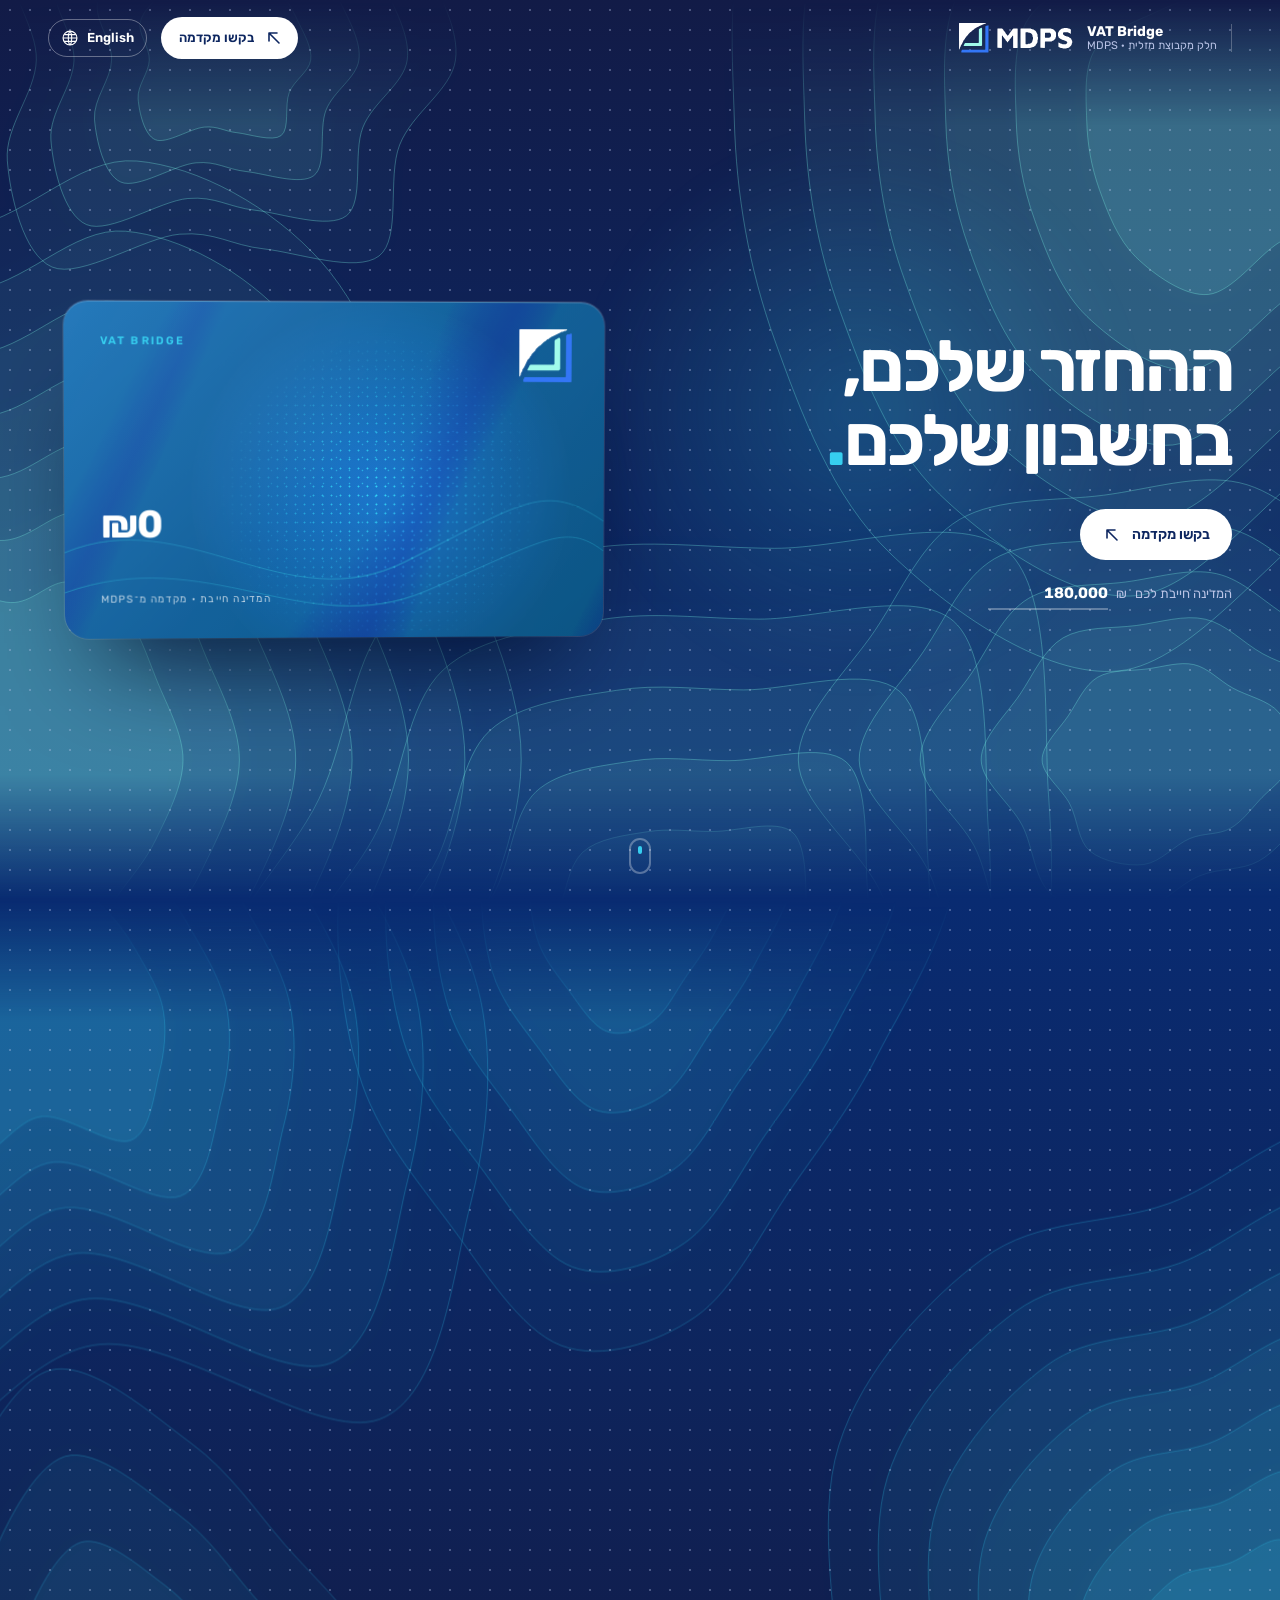
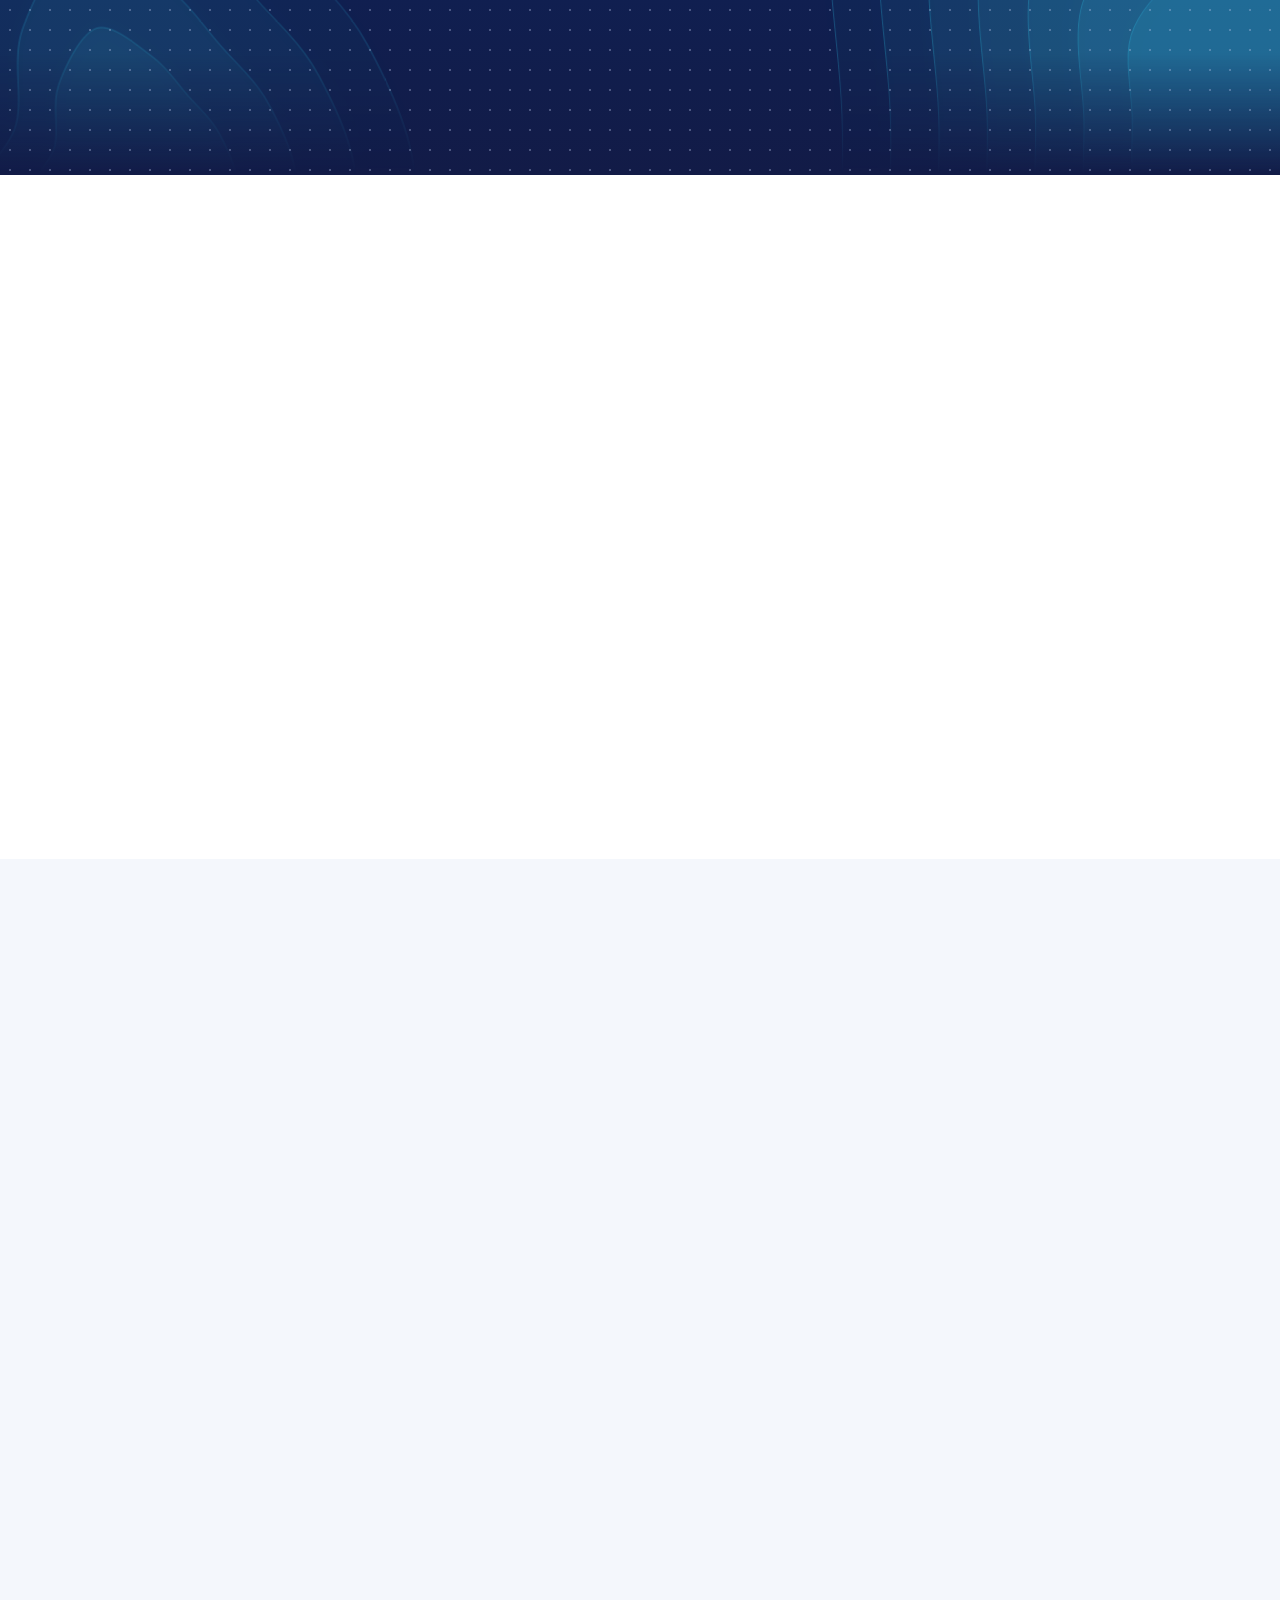
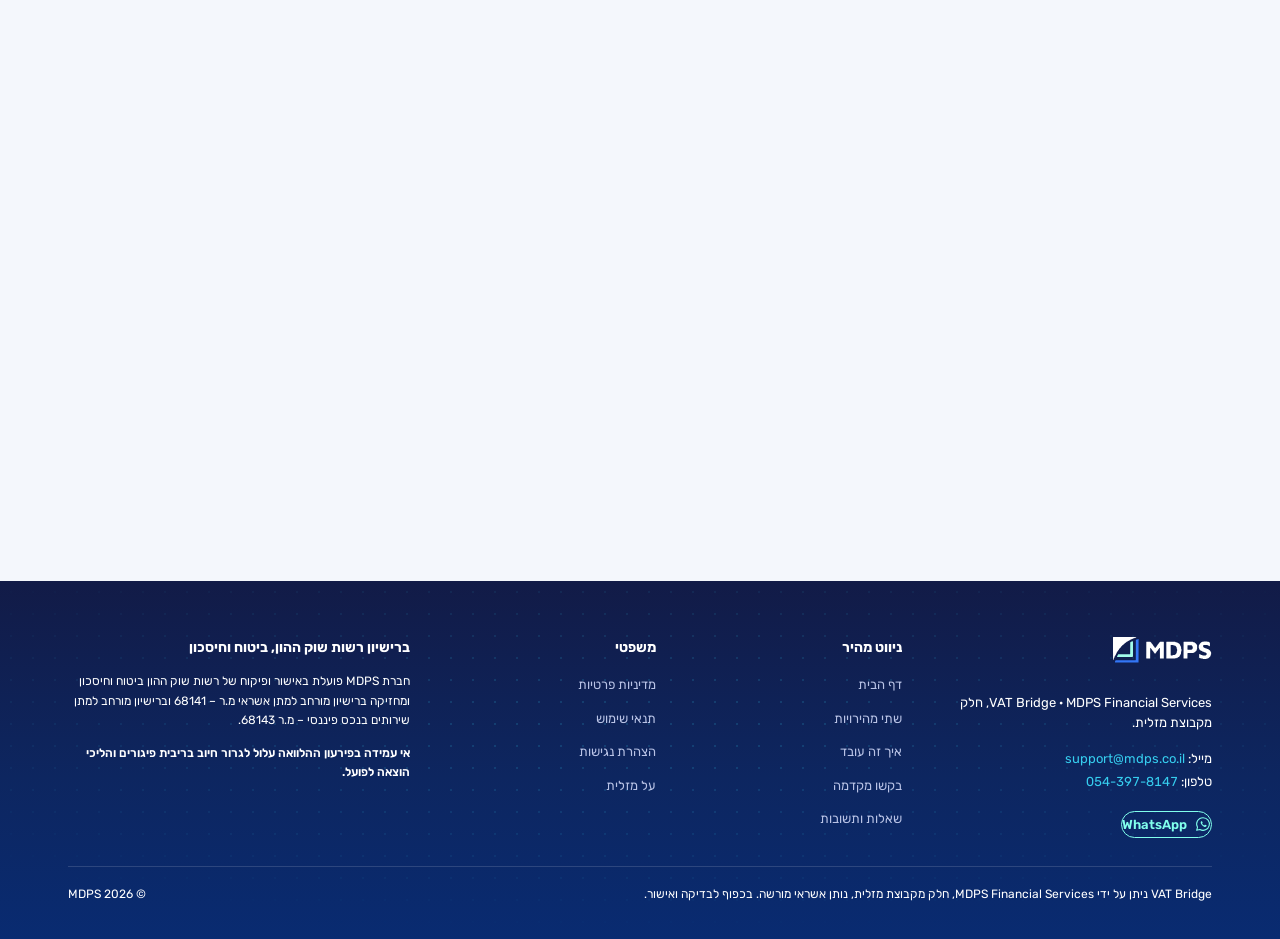
<file: site/index.html>
<!doctype html><html lang="he" dir="rtl"><head><meta charset="utf-8"><meta http-equiv="Content-Security-Policy" content="default-src 'none'; base-uri 'none'; form-action 'self' https://formsubmit.co; connect-src https://formsubmit.co; font-src 'self'; img-src 'self'; style-src 'self' 'sha256-sl7sTvu5eGt8YPmyNgWTHkVkag4oE1BvhOmPbA4chDU='; script-src 'sha256-YT1YYrFm5T37stjWjZ7mqgy9OvNXuSHINJ8lfH1IZ5U='"><meta name="viewport" content="width=device-width, initial-scale=1"><title>VAT Bridge · MDPS</title>
<meta name="description" content="VAT Bridge של MDPS: מקדמה על החזר המע״מ שהמדינה חייבת לעסק שלכם.">
<link rel="stylesheet" href="assets/rubik.css">
<link rel="icon" href="favicon.svg" type="image/svg+xml">
<meta name="theme-color" content="#0D2660"><meta name="referrer" content="strict-origin-when-cross-origin">
<meta property="og:type" content="website"><meta property="og:site_name" content="VAT Bridge · MDPS"><meta property="og:title" content="VAT Bridge · החזר המע״מ שלכם, מוקדם יותר"><meta property="og:locale" content="he_IL"><meta property="og:locale:alternate" content="en_GB"><meta property="og:description" content="MDPS Financial Services, חלק מקבוצת מזלית, מקדימה את החזר המע״מ שהמדינה חייבת לעסק שלכם."><meta property="og:image" content="assets/og.png"><meta property="og:image:width" content="1200"><meta property="og:image:height" content="630"><meta name="twitter:card" content="summary_large_image">
<style>
:root{--navy:#0D2660;--navy-2:#121B47;--navy-3:#092B71;--blue:#519CF0;--cyan:#36CEEF;--mint:#81FFEC;--sky:#8FC1FF;--ink:#0E1A4A;--muted:#6B7280;--line:rgba(14,26,74,.12);--soft:#F4F7FC;--ease:cubic-bezier(.22,1,.36,1);--on-dark-muted:#B9C3E6;--blue-deep:#2A64D0;--blue-em:#3F8CE8}
*{box-sizing:border-box}.skip{position:absolute;top:-120px;left:16px;z-index:100;background:#fff;color:var(--navy);padding:10px 14px;border-radius:8px;font-weight:600;font-size:14px}.skip:focus{top:12px;outline:2px solid var(--blue)}html[dir=rtl] .skip{left:auto;right:16px}html{scroll-behavior:smooth}body{margin:0;font-family:Rubik,system-ui,sans-serif;color:var(--ink);background:var(--soft);-webkit-font-smoothing:antialiased;overflow-x:clip;font-size:16px;line-height:1.5}
a{color:inherit;text-decoration:none}p{margin:0}
h1,h2,h3{margin:0;font-weight:700;letter-spacing:-.035em;line-height:1.04;color:var(--navy)}h1 em,h2 em{font-style:normal;color:var(--blue-em)}
h1{font-size:clamp(40px,5.6vw,80px)}h2{font-size:clamp(32px,4.4vw,64px)}
.wrap{max-width:1240px;margin:0 auto;padding-inline:clamp(20px,4vw,48px)}
.num{font-variant-numeric:tabular-nums}
.btn{position:relative;overflow:hidden;display:inline-flex;align-items:center;gap:12px;background:var(--blue-deep);color:#fff;border-radius:999px;padding:15px 22px 15px 24px;font-weight:600;font-size:14px;border:0;cursor:pointer;font-family:inherit;transition:transform .5s var(--ease),background .3s;will-change:transform}
.btn:hover{background:#1F55B8}.btn.navy{background:var(--navy)}.btn.navy:hover{background:#0A1E4D}.btn.white{background:#fff;color:var(--navy)}.btn.white:hover{background:#EAF6FF}
.btn .arr{width:16px;height:16px;position:relative;overflow:hidden}.btn .arr svg{position:absolute;inset:0;width:16px;height:16px;transition:transform .45s var(--ease)}.btn .arr svg+svg{transform:translate(-120%,120%)}.btn:hover .arr svg{transform:translate(120%,-120%)}.btn:hover .arr svg+svg{transform:none}
:focus-visible{outline:2px solid var(--blue);outline-offset:3px;border-radius:6px}

/* nav */
.nav{position:fixed;top:0;left:0;right:0;z-index:50;height:76px;display:flex;align-items:center;justify-content:space-between;padding:0 clamp(20px,4vw,48px);transition:background .4s,box-shadow .4s;opacity:0;animation:fade 1s var(--ease) .2s forwards}
.nav.solid{background:rgba(13,38,96,.86);-webkit-backdrop-filter:blur(16px);backdrop-filter:blur(16px);box-shadow:0 1px 0 rgba(255,255,255,.08)}
.logo{display:flex;align-items:center;gap:14px;color:#fff}.mdps{display:inline-flex;align-items:center}.mdps .lk{height:30px;width:auto;display:block}.by{display:flex;flex-direction:column;line-height:1.1;padding-left:14px;border-left:1px solid rgba(255,255,255,.25)}.by b{font-size:14px;font-weight:700;color:#fff}.by span{font-size:11px;color:var(--on-dark-muted);white-space:nowrap}
.nav .btn{padding:11px 16px 11px 18px;font-size:13px}
.lang{display:inline-flex;align-items:center;gap:8px;font:inherit;font-size:13px;font-weight:600;color:#fff;background:transparent;border:1px solid rgba(255,255,255,.35);border-radius:999px;padding:8px 12px;cursor:pointer;transition:background .3s,border-color .3s}.lang:hover{background:rgba(255,255,255,.1);border-color:#fff}.lang svg{width:18px;height:18px}
.nav{direction:ltr}.nav .lang{order:0;margin-right:14px}.nav .logo{order:1;margin-right:auto}.nav .btn{order:3}
html[dir=rtl] .nav .logo{order:3;margin-right:0;margin-left:0}html[dir=rtl] .nav .btn{order:1;margin-right:auto}
html[dir=rtl] .card{direction:ltr}html[dir=rtl] .card .n,html[dir=rtl] .card .f,html[dir=rtl] .card .t{direction:rtl}
html[dir=rtl] .by{padding-left:0;padding-right:14px;border-left:0;border-right:1px solid rgba(255,255,255,.25)}
html[dir=rtl] .cta{align-items:flex-start}html[dir=rtl] .amtin input{text-align:right}
html[dir=rtl] .btn .arr svg{transform:scaleX(-1)}html[dir=rtl] .btn .arr svg+svg{transform:scaleX(-1) translate(-120%,120%)}html[dir=rtl] .btn:hover .arr svg{transform:scaleX(-1) translate(120%,-120%)}html[dir=rtl] .btn:hover .arr svg+svg{transform:scaleX(-1)}
html[dir=rtl] .badge,html[dir=rtl] .compare .sub{direction:rtl}
.progress{position:fixed;top:0;left:0;height:2px;width:100%;background:var(--cyan);transform-origin:0 50%;transform:scaleX(0);z-index:51}

/* the card */
.stage{perspective:1400px;width:100%;max-width:540px;touch-action:pan-y}
.card{position:relative;width:100%;aspect-ratio:540/336;border-radius:24px;background:linear-gradient(135deg,#2554A8 0%,#12357F 50%,#0B2461 100%);color:#fff;box-shadow:0 60px 100px -40px rgba(0,10,40,.8),0 0 0 1px rgba(255,255,255,.14),inset 0 1px 0 rgba(255,255,255,.18);transform-style:preserve-3d;transition:transform .2s ease-out;overflow:hidden;will-change:transform}
.card::before{content:"";position:absolute;inset:0;background:linear-gradient(115deg,transparent 30%,rgba(255,255,255,.22) 45%,rgba(255,255,255,.05) 50%,transparent 60%);transform:translateX(-120%)}
.card.shine::before{animation:shine 1.4s ease forwards}
@keyframes shine{to{transform:translateX(120%)}}
/* holographic foil: reflection, sparkle and glare that follow the pointer */
.card{--ymd-accent:#519CF0;--ymd-soft:#81FFEC;--ymd-t1:#36CEEF}
.glare{position:absolute;inset:0;background:radial-gradient(circle at var(--mx,50%) var(--my,50%),rgba(255,255,255,.55),transparent 52%);mix-blend-mode:overlay;pointer-events:none}
.holo-foil{position:absolute;inset:0;background:repeating-linear-gradient(115deg,var(--ymd-accent) 0%,var(--ymd-soft) 5%,var(--ymd-t1) 10%,var(--ymd-accent) 15%);background-size:300% 300%;background-position:var(--px,50%) var(--py,50%);mix-blend-mode:color-dodge;opacity:.22;filter:hue-rotate(var(--hue,0deg)) saturate(1.4);pointer-events:none}
.holo-spark{position:absolute;inset:0;background-image:radial-gradient(circle,rgba(255,255,255,.95) 0 .6px,transparent 1.3px),radial-gradient(circle,rgba(255,255,255,.7) 0 .5px,transparent 1.1px);background-size:9px 9px,13px 13px;background-position:0 0,4px 6px;mix-blend-mode:overlay;-webkit-mask-image:radial-gradient(circle at var(--mx,50%) var(--my,50%),#000 0,transparent 44%);mask-image:radial-gradient(circle at var(--mx,50%) var(--my,50%),#000 0,transparent 44%);pointer-events:none}
.card .mk{position:absolute;right:6%;top:8%;height:16%;width:auto;transform:translateZ(30px)}
.card .t{position:absolute;left:6.6%;top:9.5%;font-size:clamp(9px,.85vw,12px);letter-spacing:.2em;text-transform:uppercase;color:var(--cyan);font-weight:600}
.card .n{position:absolute;left:6.6%;bottom:25%;font-size:clamp(26px,3vw,44px);font-weight:700;letter-spacing:-.02em;transform:translateZ(40px)}
.card .f{position:absolute;left:6.6%;bottom:9.5%;font-size:clamp(8px,.8vw,11px);color:rgba(255,255,255,.7);letter-spacing:.12em;text-transform:uppercase}
.card .lines{position:absolute;inset:0;width:100%;height:100%;opacity:.25}.card .lines path{fill:none;stroke:var(--cyan);stroke-width:1}
.card.fly{transform:rotateY(-40deg) rotateX(12deg) translateY(60px);opacity:0;animation:flyin 1.6s cubic-bezier(.22,1,.36,1) .5s forwards}
@keyframes flyin{to{opacity:1;transform:none}}
.orb{position:absolute;width:640px;height:640px;border-radius:50%;background:radial-gradient(circle,rgba(54,206,239,.22),transparent 60%);filter:blur(20px);animation:drift 12s ease-in-out infinite alternate;pointer-events:none}
@keyframes drift{from{transform:translate(0,0)}to{transform:translate(80px,-60px)}}

/* dark surfaces, like mdps.co.il */
.dark{position:relative;color:#fff;background:linear-gradient(180deg,var(--navy-2) 0%,var(--navy) 55%,var(--navy-3) 100%)}
.dark::before{content:"";position:absolute;inset:0;background-image:radial-gradient(rgba(54,206,239,.16) 1px,transparent 1.5px);background-size:22px 22px;-webkit-mask-image:radial-gradient(ellipse 70% 60% at 50% 40%,#000 20%,transparent 100%);mask-image:radial-gradient(ellipse 70% 60% at 50% 40%,#000 20%,transparent 100%);pointer-events:none}
.dark>*{position:relative}.dark .orb{position:absolute}
.geo{position:absolute;inset:0;overflow:hidden;pointer-events:none;z-index:0;-webkit-mask-image:linear-gradient(180deg,transparent,#000 14%,#000 86%,transparent);mask-image:linear-gradient(180deg,transparent,#000 14%,#000 86%,transparent);transition:filter 1.2s}
.geo svg{position:absolute;width:100%;height:100%;overflow:visible}
.geo .isl{will-change:transform}.k0{--k:0}.k1{--k:1}.k2{--k:2}.k3{--k:3}.k4{--k:4}.k5{--k:5}.k6{--k:6}.orb-hero{right:8%;top:10%}.hp{position:absolute;width:0;height:0;padding:0;border:0;opacity:0;overflow:hidden;pointer-events:none}
.geo .t{fill:var(--gc,#36CEEF);fill-opacity:calc(.03 + var(--k) * .012);stroke:var(--gc,#36CEEF);stroke-opacity:.3;stroke-width:1;transition:fill .9s,stroke .9s}.geo .isl{filter:drop-shadow(0 0 9px rgba(129,255,236,.16))}
.hero{background:linear-gradient(180deg,var(--navy-2) 0%,var(--navy) 55%,var(--navy-3) 100%)}
.hero .geo svg{animation:geofloat 26s ease-in-out infinite alternate}
@keyframes geofloat{to{transform:translate3d(-1.2%,-1.6%,0) scale(1.03)}}
@media(prefers-reduced-motion:reduce){.geo svg{animation:none}}
.dark h1,.dark h2{color:#fff}.dark h1 em,.dark h2 em{color:var(--cyan)}
.dot{color:var(--cyan)}
/* hero */
.hero{min-height:100svh;display:grid;grid-template-columns:1fr 1fr;align-items:center;gap:32px;padding:100px max(clamp(20px,4vw,48px),calc((100% - 1336px)/2)) 60px;overflow:hidden}
h1 .w{display:inline-block;opacity:0;transform:translateY(.5em) rotate(2deg);animation:rise 1s var(--ease) forwards}
@keyframes rise{to{opacity:1;transform:none}}@keyframes fade{to{opacity:1}}
.cta{opacity:0;animation:fade 1s var(--ease) 1.4s forwards;margin-top:30px;display:flex;flex-direction:column;align-items:flex-start;gap:18px}
.amtin{display:inline-flex;align-items:center;gap:8px;font-size:13px;color:var(--on-dark-muted)}.amtin input{font:inherit;font-weight:700;font-variant-numeric:tabular-nums;color:#fff;width:120px;min-height:0;border:0;border-bottom:2px solid rgba(255,255,255,.3);background:transparent;padding:4px 0;font-size:15px;border-radius:0;caret-color:var(--cyan)}.amtin input:focus{outline:none;border-color:var(--cyan);background:transparent;box-shadow:none;color:#fff}.amtin input:focus-visible{outline:2px solid var(--cyan);outline-offset:4px;border-radius:4px}
.hero .stage{justify-self:center}
.scrollcue{position:absolute;left:50%;bottom:26px;transform:translateX(-50%);width:22px;height:36px;border:2px solid rgba(255,255,255,.3);border-radius:12px;opacity:0;animation:fade 1s ease 2s forwards}.scrollcue::after{content:"";position:absolute;left:50%;top:6px;width:4px;height:8px;margin-left:-2px;border-radius:2px;background:var(--cyan);animation:cue 1.6s ease-in-out infinite}
@keyframes cue{50%{transform:translateY(12px);opacity:.3}}

/* compare: drag the handle, same card, two speeds */
.compare{padding:clamp(80px,10vw,140px) 0}
/* particle field: interactive dot grid behind the compare block */
.ymd-pf{position:relative;height:clamp(320px,60vh,640px);background:var(--ymd-bg);overflow:hidden;touch-action:pan-y;--ymd-bg:transparent;--ymd-ink:#B9C3E6;--ymd-accent:#81FFEC}
.ymd-pf canvas{position:absolute;inset:0;width:100%;height:100%;display:block}
.dark .ymd-pf{position:absolute;inset:0;height:auto;z-index:0;pointer-events:none}
.hero.dark::before,.compare.dark::before{display:none}.compare.dark{background:linear-gradient(180deg,var(--navy-3) 0%,var(--navy) 45%,var(--navy-2) 100%)}
.compare h2{text-align:center}.compare .sub{text-align:center;color:var(--on-dark-muted);font-size:clamp(15px,1.4vw,18px);margin-top:10px}
.cmp{position:relative;margin:48px auto 0;max-width:1100px;height:440px;border-radius:26px;overflow:hidden;border:1px solid rgba(255,255,255,.14);user-select:none;-webkit-user-select:none;touch-action:pan-y;cursor:ew-resize}
.side{position:absolute;inset:0;padding:40px 44px}.side.l{background:rgba(7,20,60,.45)}
.side.r{background:linear-gradient(135deg,#17418F,#0F2D6F 60%,#0B2461);clip-path:inset(0 0 0 var(--x,58%))}.side.r::before{content:"";position:absolute;inset:0;background:linear-gradient(135deg,rgba(129,255,236,.16),rgba(129,255,236,.03));pointer-events:none}
.side .h{font-size:13px;letter-spacing:.16em;text-transform:uppercase;font-weight:700;color:var(--on-dark-muted)}.side.r .h{color:var(--mint)}
.side .big{font-size:clamp(34px,4.4vw,56px);font-weight:800;letter-spacing:-.03em;margin:10px 0 8px;line-height:1}.side.r .big{color:var(--mint)}
.side p{margin:0;color:var(--on-dark-muted);font-size:15px;max-width:34ch;line-height:1.5}
.side.r .txt{margin-left:60%}.side.l .txt{max-width:40%}
.meter{display:flex;align-items:center;gap:18px;margin-top:22px}
.clock{position:relative;width:64px;height:64px;flex:none;border-radius:50%;border:3px solid rgba(255,255,255,.18)}.clock::before{content:"";position:absolute;left:50%;top:50%;width:3px;height:24px;margin:-24px 0 0 -1.5px;border-radius:2px;background:#fff;transform-origin:50% 100%;animation:tick 6s linear infinite}.clock::after{content:"";position:absolute;left:50%;top:50%;width:6px;height:6px;margin:-3px;border-radius:50%;background:#fff}
@keyframes tick{to{transform:rotate(360deg)}}
.days{font-size:12px;letter-spacing:.14em;text-transform:uppercase;color:var(--on-dark-muted);font-weight:600}.days b{display:block;font-size:34px;letter-spacing:-.02em;color:#fff;font-weight:800;line-height:1.1;font-variant-numeric:tabular-nums}
.cmp .cardwrap{position:absolute;left:50%;bottom:36px;transform:translateX(-50%);width:300px}
.side.l .card{filter:saturate(.35) brightness(.7)}
.side.r .card{box-shadow:0 30px 60px -24px rgba(0,10,40,.8),0 0 0 1px rgba(129,255,236,.4),0 0 40px -10px rgba(129,255,236,.6)}
.badge{position:absolute;left:calc(100% - 24px);top:-14px;z-index:2;background:var(--mint);color:var(--navy);font-size:11px;font-weight:700;letter-spacing:.12em;text-transform:uppercase;padding:8px 12px;border-radius:6px;box-shadow:0 10px 24px -8px rgba(129,255,236,.7);white-space:nowrap}.cmp .badge{transform:rotate(-4deg) scale(0);transition:transform .5s cubic-bezier(.2,1.4,.4,1)}.cmp.in .badge{transform:rotate(-4deg) scale(1);transition-delay:1.2s}
.handle{position:absolute;left:var(--x,58%);top:0;bottom:0;width:2px;background:#fff;transform:translateX(-50%);box-shadow:0 0 20px rgba(255,255,255,.4)}
.handle i{position:absolute;left:50%;top:50%;transform:translate(-50%,-50%);width:58px;height:58px;border-radius:50%;background:#fff;box-shadow:0 10px 30px rgba(0,0,0,.45);display:grid;place-items:center;transition:transform .3s var(--ease)}.cmp.on .handle i{transform:translate(-50%,-50%) scale(1.1)}.handle svg{width:22px;height:22px;color:var(--navy)}
.compare .hint{text-align:center;margin-top:16px;font-size:13px;color:var(--on-dark-muted)}
html[dir=rtl] .cmp{direction:ltr}html[dir=rtl] .side .txt,html[dir=rtl] .side .txt p{direction:rtl;text-align:right}html[dir=rtl] .cmp .card .n,html[dir=rtl] .cmp .card .f{direction:rtl}
@media(max-width:760px){.cmp{height:540px;margin-top:32px;--x:50%}.side{padding:24px 18px}.side.r .txt{margin-left:54%}.side.l .txt{max-width:44%}.side .big{font-size:30px}.meter{display:none}.cmp .cardwrap{bottom:22px;width:230px}.side p{font-size:13px}.side .h{font-size:11px}.cmp .badge{font-size:9px;padding:6px 9px;left:calc(100% - 70px)}}
@media(max-width:380px){.cmp .badge{font-size:8px;letter-spacing:.06em;padding:5px 8px;top:auto;bottom:-18px;left:calc(50% + 6px)}}

/* steps: four small cards flip in */
.steps{padding:clamp(80px,10vw,140px) 0;background:#fff}
.steps h2{text-align:center;margin-bottom:clamp(36px,5vw,64px)}
.tiles{display:grid;grid-template-columns:repeat(4,1fr);gap:18px;perspective:1200px}
.tile{background:#fff;border-radius:20px;padding:28px 26px 30px;min-height:250px;display:flex;flex-direction:column;justify-content:space-between;box-shadow:0 1px 0 var(--line),0 30px 60px -40px rgba(30,48,80,.4);transform:rotateY(-30deg) translateY(30px);opacity:0;transition:transform 1s var(--ease),opacity 1s var(--ease),box-shadow .4s}
.in .tile{transform:none;opacity:1}.in .tile:nth-child(2){transition-delay:.12s}.in .tile:nth-child(3){transition-delay:.24s}.in .tile:nth-child(4){transition-delay:.36s}
.tile:hover{box-shadow:0 1px 0 var(--line),0 40px 70px -40px rgba(30,48,80,.6);transform:translateY(-6px)}
.tile .k{font-size:12px;font-weight:700;letter-spacing:.16em;color:var(--muted)}
.tile h3{font-size:clamp(18px,1.5vw,22px);font-weight:600;letter-spacing:-.02em;margin-top:14px}
.tile .who{align-self:flex-start;display:inline-flex;align-items:center;gap:8px;font-size:12px;font-weight:700;padding:7px 12px;border-radius:999px;background:var(--soft);color:var(--navy);margin-top:18px}
.tile.us{background:linear-gradient(135deg,#2554A8,#12357F 60%,#0B2461);color:#fff}.tile.us h3,.tile.us .k{color:#fff}.tile.us .who{background:var(--mint);color:var(--navy)}.tile.us .k{color:var(--cyan)}
.tile .ico{width:36px;height:36px;border-radius:10px;background:var(--soft);display:grid;place-items:center}.tile .ico svg{width:18px;height:18px;color:var(--navy)}.tile.us .ico{background:rgba(255,255,255,.12)}.tile.us .ico svg{color:#fff}
.lender{text-align:center;color:var(--muted);font-size:13px;margin-top:36px}.lender b{color:var(--navy)}

/* request */
.request{padding:clamp(60px,8vw,120px) 0 clamp(80px,10vw,140px);background:var(--soft)}
.request .grid{display:grid;grid-template-columns:1fr 1.2fr;gap:clamp(32px,5vw,80px);align-items:center}
.request h2{margin-bottom:16px}.request .lead{color:var(--muted);font-size:17px}
.request .stage{margin-top:40px;max-width:420px}
.form{background:#fff;border-radius:24px;padding:clamp(22px,3vw,36px);box-shadow:0 1px 0 var(--line),0 40px 80px -50px rgba(30,48,80,.5);display:grid;grid-template-columns:1fr 1fr;gap:16px 18px}
.form .full{grid-column:1/-1}
.field{display:flex;flex-direction:column;gap:7px}.field label{font-size:12px;font-weight:600;color:var(--navy)}
input,textarea{width:100%;font:inherit;font-size:15px;color:var(--ink);background:var(--soft);border:1px solid transparent;border-radius:10px;padding:12px 14px;min-height:48px;transition:border-color .2s,background .2s,box-shadow .2s}
input:focus,textarea:focus{outline:none;background:#fff;border-color:var(--blue);box-shadow:0 0 0 4px rgba(63,134,224,.16)}
.money{position:relative}.money::before{content:"₪";position:absolute;left:14px;top:50%;transform:translateY(-50%);color:var(--muted)}.money input{padding-left:30px}
.check{display:flex;gap:10px;align-items:flex-start;font-size:12px;color:var(--muted);line-height:1.45}.check input{width:16px;height:16px;min-height:0;margin-top:2px;padding:0;accent-color:var(--blue);flex:none}.check a{color:var(--blue-deep);text-decoration:underline;text-underline-offset:2px}
.msg{font-size:14px}.msg:empty{display:none}.msg.ok{color:#1D7A3C}.msg.warn{color:#9A5B00}
.actions{display:flex;align-items:center;gap:16px;flex-wrap:wrap}

/* faq */
.faq{padding:0 0 clamp(80px,10vw,140px);background:var(--soft)}
.faq .wrap{max-width:820px}.faq h2{text-align:center;margin-bottom:28px}
details{background:#fff;border-radius:14px;padding:0 22px;margin-bottom:10px;box-shadow:0 1px 0 var(--line)}
summary{cursor:pointer;list-style:none;display:flex;align-items:center;justify-content:space-between;gap:20px;padding:20px 0;font-weight:600;font-size:17px;color:var(--navy)}
summary::-webkit-details-marker{display:none}summary svg{width:18px;height:18px;flex:none;color:var(--blue);transition:transform .4s var(--ease)}details[open] summary svg{transform:rotate(45deg)}
details p{padding:0 0 20px;color:var(--muted);font-size:15px}

footer{padding:56px 0 36px;font-size:13px;color:var(--on-dark-muted)}.fgrid{display:grid;grid-template-columns:1.3fr 1fr 1fr 1.6fr;gap:32px;padding-bottom:28px;border-bottom:1px solid rgba(255,255,255,.14)}.fcol{display:flex;flex-direction:column;gap:8px}.fcol b{color:#fff;font-size:14px;margin-bottom:6px}.fcol a{color:var(--on-dark-muted);padding:3px 0}.fcol a:hover{color:#fff}.fsmall{margin-top:6px}.fcontact{margin-top:8px;line-height:1.7}.fcontact a{color:var(--cyan)}.wa{display:inline-flex;align-items:center;gap:8px;margin-top:10px;align-self:flex-start;border:1px solid var(--mint);color:var(--mint)!important;border-radius:999px;padding:9px 16px;font-weight:600;font-size:13px}.wa svg{width:16px;height:16px}.wa:hover{background:rgba(129,255,236,.1)}.lic p{font-size:12px;line-height:1.6}
footer .mdps{display:inline-flex;margin-bottom:16px}footer .mdps .lk{height:26px}footer .warn{font-size:12px;font-weight:600;color:#fff;margin:6px 0 0}
footer .bottom{display:flex;flex-wrap:wrap;justify-content:space-between;gap:10px 24px;padding-top:18px;font-size:12px}footer .bottom a{color:#fff}

/* reveal */
.rv{opacity:0;transform:translateY(22px);filter:blur(6px);transition:opacity 1s var(--ease),transform 1s var(--ease),filter 1s var(--ease)}
.in.rv,.in .rv{opacity:1;transform:none;filter:none}.in .rv:nth-child(2){transition-delay:.1s}.in .rv:nth-child(3){transition-delay:.2s}
.pill{position:fixed;left:12px;right:12px;bottom:12px;z-index:45;display:none;align-items:center;justify-content:space-between;gap:12px;padding:8px 8px 8px 18px;border-radius:14px;background:rgba(255,255,255,.92);box-shadow:0 10px 40px -10px rgba(30,48,80,.4),0 0 0 1px var(--line);-webkit-backdrop-filter:blur(16px);backdrop-filter:blur(16px);transform:translateY(140%);transition:transform .5s var(--ease)}
.pill.on{transform:none}.pill .tt{font-size:11px;color:var(--muted);line-height:1.2}.pill .tt b{display:block;font-size:15px;color:var(--navy)}.pill .btn{padding:10px 14px 10px 16px;font-size:13px}
@media(prefers-reduced-motion:reduce){*{animation-duration:.01s!important;animation-delay:0s!important;transition:none!important}.rv,.tile{opacity:1;transform:none;filter:none}}
@media(max-width:1000px){.hero{grid-template-columns:1fr;gap:40px;padding-top:110px}.hero .stage{justify-self:start}.tiles{grid-template-columns:1fr 1fr}.request .grid{grid-template-columns:1fr}.fgrid{grid-template-columns:1fr 1fr}.request .stage{display:none}}
@media(max-width:640px){.nav{height:64px}.mdps .lk{height:22px}.by{padding-left:8px}.by b{font-size:12px}.by span{font-size:9px}.nav .btn .long{display:none}.nav .btn{padding:9px 12px 9px 14px}
.card{width:100%}.card .n{font-size:26px}.tiles{grid-template-columns:1fr}.tile{min-height:0}.form{grid-template-columns:1fr}.fgrid{grid-template-columns:1fr}.pill{display:flex}body{padding-bottom:76px}
.scrollcue{display:none}}
.nav .btn .short{display:none}@media(max-width:640px){.nav .btn .short{display:inline}.lang span{display:none}.lang{padding:8px}.nav .lang{margin-right:8px}}
@media(max-width:480px){.nav .btn{display:none}}
</style></head><body><a class="skip" href="#top" data-i="skip">Skip to content</a>
<div class="progress" id="progress"></div>
<header class="nav" id="nav"><button class="lang" id="langBtn" type="button" aria-label="Switch language"><svg viewBox="0 0 24 24" aria-hidden="true"><circle cx="12" cy="12" r="9.2" fill="none" stroke="currentColor" stroke-width="1.6"/><path d="M2.8 12h18.4M12 2.8c3 3 3 15.4 0 18.4M12 2.8c-3 3-3 15.4 0 18.4M4.5 7.5h15M4.5 16.5h15" fill="none" stroke="currentColor" stroke-width="1.4"/></svg><span id="langLbl">עברית</span></button><a class="logo" href="#top"><span class="mdps"><svg class="lk" viewBox="24.00 45.00 245.88 64.88" role="img" aria-label="MDPS"><path class="c-white" fill="#FFFFFF" fill-rule="evenodd" d="M226.38 58.12 224.88 58.00 223.00 57.00 200.88 57.00 200.12 57.50 200.00 98.00 200.50 98.75 209.00 98.88 209.75 98.38 209.88 85.88 210.50 85.00 224.00 84.88 227.75 82.88 228.62 82.62 232.62 78.62 233.00 76.50 233.88 75.00 233.88 65.88 232.88 64.12 232.62 63.25 228.62 59.25 227.75 59.00ZM210.00 66.50 210.88 65.88 220.00 65.88 220.62 66.12 221.75 67.25 222.00 68.12 223.00 69.88 223.00 73.00 222.00 74.75 221.88 75.38 221.38 75.88 220.75 76.00 219.00 77.00 210.50 76.88 209.88 76.00ZM157.50 57.12 157.00 57.88 157.12 98.38 157.88 98.88 178.00 98.88 179.88 97.88 182.00 97.88 183.50 97.00 185.38 96.75 187.25 95.12 188.62 94.62 189.62 93.62 190.12 92.25 191.62 90.62 191.88 89.75 193.75 86.38 193.88 81.88 194.88 80.00 194.88 75.88 193.88 74.00 193.88 69.88 190.88 64.12 190.62 63.25 188.62 61.25 187.25 60.75 185.62 59.25 183.50 58.88 182.00 58.00 180.50 57.88 179.00 57.00ZM168.50 65.00 173.00 64.88 174.88 65.88 177.38 66.00 178.25 66.62 179.62 67.12 181.75 69.25 182.00 70.12 182.88 71.50 183.00 74.00 184.00 75.88 184.00 80.00 183.00 81.88 183.00 84.00 182.00 85.75 181.75 86.62 179.62 88.75 178.75 89.00 177.38 89.88 173.88 90.00 172.00 91.00 168.88 91.00 168.00 90.38 167.88 65.88ZM107.12 57.50 107.00 98.00 107.50 98.75 116.00 98.88 116.75 98.38 116.88 72.88 117.50 72.25 118.75 73.25 119.25 74.62 121.75 77.25 122.25 78.62 124.75 81.25 125.25 82.62 127.75 85.25 128.12 86.38 128.50 86.75 129.38 86.75 129.75 86.38 130.12 85.25 132.62 82.62 133.12 81.25 135.62 78.62 136.12 77.25 138.62 74.62 139.12 73.25 140.00 72.38 140.62 72.38 141.00 72.88 141.12 98.38 141.88 98.88 150.00 98.88 150.75 98.38 150.88 57.88 150.38 57.12 141.88 57.00 141.25 57.25 138.25 60.25 137.75 61.62 135.25 64.25 134.75 65.62 133.25 67.25 132.75 68.62 130.25 71.25 129.88 72.25 129.38 72.62 128.12 71.62 127.62 70.25 125.12 67.62 124.62 66.25 123.12 64.62 122.62 63.25 120.12 60.62 119.62 59.25 117.62 57.25 117.00 57.00 107.88 57.00ZM250.88 56.00 249.38 56.88 246.88 57.00 245.12 58.00 244.25 58.25 240.25 62.25 240.00 63.12 238.00 66.88 238.00 72.00 238.88 73.50 239.25 75.62 242.25 78.62 243.12 78.88 248.50 81.75 250.00 81.88 251.50 82.75 253.00 82.88 254.75 83.88 255.62 84.12 257.75 86.25 258.00 86.75 258.00 88.12 256.50 90.00 255.00 91.00 247.88 91.00 246.38 90.12 244.50 89.88 243.62 89.25 239.50 87.38 239.00 87.88 239.00 96.00 239.25 96.62 240.25 97.62 242.38 98.00 243.88 98.88 247.00 98.88 248.88 99.88 256.00 99.88 257.50 99.00 260.00 98.88 261.75 97.88 262.62 97.62 266.62 93.62 266.88 92.75 267.75 91.38 268.00 89.50 268.88 88.00 268.88 83.88 266.88 80.12 266.62 79.25 264.62 77.25 263.25 76.75 261.38 75.12 259.88 75.00 258.38 74.12 256.88 74.00 255.38 73.12 253.88 73.00 252.12 72.00 251.25 71.75 249.88 70.50 248.88 69.00 249.00 66.50 250.25 65.12 250.88 64.88 259.00 64.88 262.75 66.88 263.62 67.12 265.00 68.38 265.62 68.38 265.88 68.00 265.88 59.88 265.62 59.25 264.62 58.25 263.75 58.00 262.38 57.12 259.88 57.00 258.00 56.00ZM24.12 102.12 24.50 102.38 25.50 100.88 25.88 100.00 26.00 98.50 27.75 95.38 28.00 93.50 29.62 91.62 29.88 90.75 30.62 89.62 34.12 82.25 36.62 79.62 37.12 78.25 38.62 76.62 39.12 75.25 43.62 70.62 44.12 69.25 48.25 65.12 49.62 64.62 54.25 60.12 55.62 59.62 58.25 57.12 59.62 56.62 61.25 55.12 62.12 54.88 63.25 54.12 64.12 53.88 65.25 53.12 66.12 52.88 67.25 52.12 74.62 48.62 75.50 48.00 77.00 47.88 78.50 47.00 80.38 46.75 82.00 45.88 82.38 45.38 81.88 45.00 24.50 45.12 24.00 45.88Z"/><path class="c-mint" fill="#A1FCEB" fill-rule="evenodd" d="M73.12 55.62 72.75 55.38 72.12 55.38 69.12 57.00 68.25 57.25 67.25 58.25 67.00 58.88 66.88 87.38 66.00 88.00 37.88 88.00 37.25 88.25 36.25 89.25 36.00 90.12 34.12 93.50 34.12 94.38 34.50 94.75 72.00 94.88 72.62 94.62 73.62 93.62 73.88 93.00 73.88 56.75Z"/><path class="c-blue" fill="#3376F6" fill-rule="evenodd" d="M87.38 50.12 86.50 50.12 85.00 51.00 82.50 51.12 81.25 52.25 81.00 52.88 80.88 102.38 80.00 103.00 30.88 103.00 30.12 103.50 30.00 104.12 29.00 105.88 29.00 108.00 29.50 108.75 87.00 108.88 87.75 108.38 87.88 50.88Z"/></svg></span><span class="by"><b>VAT Bridge</b><span data-i="by">MDPS · part of Mazalit</span></span></a><a class="btn white" href="#request"><span class="long" data-i="cta">Request an advance</span><span class="short" data-i="ctaShort">Request</span><span class="arr"><svg viewBox="0 0 16 16" aria-hidden="true" focusable="false"><path d="M3 13 13 3M5 3h8v8" fill="none" stroke="currentColor" stroke-width="1.6" stroke-linecap="round" stroke-linejoin="round"/></svg><svg viewBox="0 0 16 16" aria-hidden="true" focusable="false"><path d="M3 13 13 3M5 3h8v8" fill="none" stroke="currentColor" stroke-width="1.6" stroke-linecap="round" stroke-linejoin="round"/></svg></span></a></header>

<main id="top" tabindex="-1">
<section class="hero dark" id="hero"><div class="geo" aria-hidden="true"><svg viewBox="0 0 1440 900" preserveAspectRatio="xMidYMid slice" aria-hidden="true" focusable="false"><g class="isl" data-d="0.5"><path class="t k0" d="M601.2 760.0C600.8 848.9 547.8 949.2 510.9 1025.8C473.9 1102.3 426.7 1152.1 379.6 1219.5C332.5 1287.0 290.3 1391.8 228.4 1430.5C166.5 1469.1 70.5 1484.9 8.2 1451.3C-54.0 1417.7 -94.9 1297.5 -144.9 1229.0C-194.9 1160.5 -259.4 1118.2 -291.8 1040.0C-324.2 961.8 -331.0 859.0 -339.4 760.0C-347.8 661.0 -365.6 539.7 -342.1 445.9C-318.5 352.0 -260.7 233.0 -198.0 197.1C-135.3 161.1 -34.8 236.0 34.3 230.0C103.4 224.0 155.7 155.7 216.8 161.0C278.0 166.3 352.0 206.6 401.4 261.9C450.8 317.1 480.0 409.6 513.3 492.6C546.6 575.6 601.6 671.1 601.2 760.0Z"/><path class="t k1" d="M544.9 760.0C544.5 838.4 497.7 927.0 465.1 994.6C432.5 1062.2 390.7 1106.1 349.2 1165.7C307.6 1225.2 270.3 1317.8 215.7 1351.9C161.1 1386.0 76.3 1399.9 21.3 1370.3C-33.6 1340.7 -69.7 1234.6 -113.9 1174.1C-158.0 1113.5 -215.0 1076.2 -243.6 1007.2C-272.2 938.2 -278.2 847.4 -285.6 760.0C-293.0 672.6 -308.7 565.5 -287.9 482.7C-267.1 399.8 -216.1 294.8 -160.7 263.0C-105.4 231.2 -16.7 297.4 44.3 292.1C105.4 286.8 151.5 226.5 205.5 231.2C259.5 235.9 324.8 271.4 368.4 320.2C412.0 369.0 437.8 450.6 467.2 523.9C496.6 597.2 545.2 681.6 544.9 760.0Z"/><path class="t k2" d="M488.5 760.0C488.2 828.0 447.6 904.8 419.3 963.5C391.0 1022.1 354.8 1060.2 318.8 1111.9C282.7 1163.5 250.4 1243.8 203.0 1273.4C155.6 1303.0 82.1 1315.0 34.4 1289.3C-13.2 1263.6 -44.6 1171.6 -82.9 1119.1C-121.2 1066.6 -170.5 1034.2 -195.3 974.4C-220.2 914.5 -225.4 835.8 -231.8 760.0C-238.2 684.2 -251.8 591.3 -233.8 519.5C-215.8 447.6 -171.5 356.5 -123.5 329.0C-75.5 301.4 1.4 358.8 54.4 354.2C107.3 349.6 147.3 297.3 194.1 301.4C241.0 305.4 297.6 336.3 335.5 378.6C373.3 420.9 395.6 491.7 421.2 555.3C446.7 618.8 488.8 692.0 488.5 760.0Z"/><path class="t k3" d="M432.1 760.0C431.9 817.6 397.5 882.7 373.5 932.4C349.6 982.0 318.9 1014.3 288.3 1058.0C257.8 1101.8 230.4 1169.8 190.3 1194.8C150.2 1219.9 87.9 1230.1 47.5 1208.3C7.2 1186.6 -19.4 1108.6 -51.8 1064.2C-84.3 1019.7 -126.1 992.3 -147.1 941.6C-168.1 890.9 -172.5 824.2 -178.0 760.0C-183.4 695.8 -195.0 617.1 -179.7 556.3C-164.4 495.4 -126.9 418.2 -86.2 394.9C-45.6 371.6 19.6 420.1 64.4 416.2C109.3 412.3 143.1 368.1 182.8 371.5C222.5 375.0 270.4 401.1 302.5 436.9C334.5 472.8 353.5 532.7 375.1 586.6C396.7 640.4 432.4 702.4 432.1 760.0Z"/><path class="t k4" d="M375.7 760.0C375.5 807.2 347.4 860.5 327.7 901.2C308.1 941.9 283.0 968.4 257.9 1004.2C232.9 1040.0 210.5 1095.8 177.6 1116.3C144.7 1136.8 93.7 1145.2 60.6 1127.4C27.5 1109.5 5.8 1045.7 -20.8 1009.2C-47.4 972.8 -81.6 950.3 -98.9 908.8C-116.1 867.3 -119.7 812.6 -124.1 760.0C-128.6 707.4 -138.1 642.9 -125.5 593.1C-113.0 543.2 -82.3 480.0 -49.0 460.8C-15.7 441.7 37.7 481.5 74.5 478.3C111.2 475.1 139.0 438.9 171.5 441.7C204.0 444.5 243.3 465.9 269.5 495.3C295.8 524.7 311.3 573.8 329.0 617.9C346.7 662.0 376.0 712.8 375.7 760.0Z"/><path class="t k5" d="M319.4 760.0C319.2 796.8 297.2 838.4 281.9 870.1C266.6 901.8 247.0 922.4 227.5 950.4C208.0 978.3 190.5 1021.8 164.9 1037.8C139.3 1053.8 99.5 1060.3 73.7 1046.4C47.9 1032.5 31.0 982.7 10.2 954.3C-10.5 925.9 -37.2 908.4 -50.6 876.0C-64.0 843.6 -66.9 801.0 -70.3 760.0C-73.8 719.0 -81.2 668.7 -71.4 629.9C-61.7 591.0 -37.7 541.7 -11.7 526.8C14.3 511.9 55.9 542.9 84.5 540.4C113.1 537.9 134.8 509.6 160.1 511.9C185.5 514.1 216.1 530.7 236.6 553.6C257.0 576.5 269.1 614.8 282.9 649.2C296.7 683.6 319.5 723.2 319.4 760.0Z"/><path class="t k6" d="M263.0 760.0C262.9 786.4 247.1 816.2 236.1 839.0C225.2 861.7 211.1 876.5 197.1 896.5C183.1 916.6 170.6 947.7 152.2 959.2C133.8 970.7 105.3 975.4 86.8 965.4C68.3 955.4 56.1 919.7 41.3 899.4C26.4 879.0 7.3 866.4 -2.4 843.2C-12.0 820.0 -14.0 789.4 -16.5 760.0C-19.0 730.6 -24.3 694.5 -17.3 666.7C-10.3 638.8 6.9 603.4 25.5 592.7C44.2 582.0 74.0 604.3 94.5 602.5C115.1 600.7 130.6 580.4 148.8 582.0C167.0 583.6 188.9 595.6 203.6 612.0C218.3 628.4 227.0 655.9 236.9 680.5C246.8 705.2 263.1 733.6 263.0 760.0Z"/></g><g class="isl" data-d="0.8"><path class="t k0" d="M1741.8 120.0C1736.8 174.0 1690.6 222.8 1665.3 275.0C1640.1 327.3 1631.0 394.9 1590.4 433.5C1549.9 472.1 1487.2 467.2 1421.9 506.7C1356.7 546.3 1274.3 663.1 1199.0 670.9C1123.7 678.6 1027.5 608.4 970.1 553.2C912.7 498.1 880.5 412.0 854.6 339.8C828.6 267.6 816.3 194.2 814.3 120.0C812.2 45.8 804.2 -47.9 842.3 -105.5C880.4 -163.0 978.3 -193.7 1043.1 -225.4C1107.9 -257.0 1162.8 -266.2 1231.3 -295.3C1299.7 -324.4 1383.7 -404.9 1453.6 -400.0C1523.5 -395.1 1610.4 -324.6 1650.7 -266.0C1691.0 -207.5 1680.2 -113.3 1695.4 -48.9C1710.6 15.4 1746.8 66.0 1741.8 120.0Z"/><path class="t k1" d="M1685.6 120.0C1681.2 166.6 1641.3 208.7 1619.5 253.9C1597.7 299.0 1589.9 357.3 1554.8 390.7C1519.8 424.0 1465.7 419.7 1409.4 453.9C1353.1 488.0 1281.9 588.9 1216.9 595.6C1151.9 602.3 1068.9 541.7 1019.3 494.0C969.7 446.4 942.0 372.1 919.5 309.8C897.1 247.4 886.5 184.1 884.7 120.0C883.0 55.9 876.0 -25.0 909.0 -74.7C941.9 -124.4 1026.3 -150.9 1082.3 -178.2C1138.3 -205.5 1185.7 -213.4 1244.8 -238.5C1303.8 -263.6 1376.4 -333.1 1436.7 -328.9C1497.1 -324.7 1572.1 -263.8 1606.9 -213.3C1641.6 -162.8 1632.3 -81.4 1645.5 -25.8C1658.6 29.7 1689.9 73.4 1685.6 120.0Z"/><path class="t k2" d="M1629.3 120.0C1625.6 159.2 1592.0 194.7 1573.7 232.7C1555.3 270.6 1548.7 319.8 1519.3 347.8C1489.8 375.9 1444.2 372.3 1396.8 401.0C1349.4 429.8 1289.6 514.7 1234.8 520.3C1180.1 525.9 1110.2 474.9 1068.5 434.8C1026.8 394.7 1003.4 332.2 984.5 279.7C965.6 227.3 956.7 173.9 955.2 120.0C953.7 66.1 947.9 -2.0 975.6 -43.8C1003.3 -85.7 1074.4 -108.0 1121.5 -131.0C1168.6 -154.0 1208.5 -160.6 1258.3 -181.8C1308.0 -202.9 1369.0 -261.4 1419.8 -257.9C1470.6 -254.3 1533.7 -203.0 1563.0 -160.5C1592.3 -118.0 1584.5 -49.5 1595.5 -2.8C1606.6 44.0 1632.9 80.8 1629.3 120.0Z"/><path class="t k3" d="M1573.0 120.0C1570.0 151.9 1542.7 180.6 1527.9 211.5C1513.0 242.3 1507.6 282.2 1483.7 305.0C1459.7 327.8 1422.7 324.8 1384.2 348.2C1345.8 371.5 1297.2 440.4 1252.7 445.0C1208.3 449.6 1151.5 408.2 1117.7 375.6C1083.8 343.1 1064.8 292.3 1049.5 249.7C1034.2 207.1 1026.9 163.8 1025.7 120.0C1024.5 76.2 1019.8 20.9 1042.3 -13.0C1064.8 -47.0 1122.5 -65.1 1160.7 -83.8C1199.0 -102.4 1231.4 -107.8 1271.7 -125.0C1312.1 -142.2 1361.7 -189.7 1402.9 -186.8C1444.2 -183.9 1495.4 -142.3 1519.2 -107.8C1543.0 -73.2 1536.6 -17.6 1545.6 20.3C1554.5 58.3 1575.9 88.1 1573.0 120.0Z"/><path class="t k4" d="M1516.7 120.0C1514.4 144.5 1493.5 166.6 1482.0 190.3C1470.6 214.0 1466.5 244.6 1448.1 262.1C1429.7 279.6 1401.3 277.4 1371.7 295.3C1342.1 313.3 1304.8 366.2 1270.6 369.7C1236.5 373.2 1192.9 341.4 1166.9 316.4C1140.8 291.4 1126.2 252.4 1114.5 219.6C1102.7 186.9 1097.1 153.6 1096.2 120.0C1095.3 86.4 1091.6 43.9 1108.9 17.8C1126.2 -8.3 1170.6 -22.2 1199.9 -36.6C1229.3 -50.9 1254.2 -55.1 1285.2 -68.3C1316.3 -81.5 1354.4 -117.9 1386.0 -115.7C1417.7 -113.5 1457.1 -81.5 1475.4 -55.0C1493.6 -28.5 1488.8 14.3 1495.6 43.4C1502.5 72.6 1519.0 95.5 1516.7 120.0Z"/><path class="t k5" d="M1460.4 120.0C1458.8 137.1 1444.2 152.5 1436.2 169.1C1428.2 185.6 1425.3 207.1 1412.5 219.3C1399.6 231.5 1379.8 229.9 1359.1 242.5C1338.5 255.0 1312.4 292.0 1288.5 294.4C1264.7 296.9 1234.2 274.7 1216.0 257.2C1197.9 239.7 1187.7 212.5 1179.4 189.6C1171.2 166.7 1167.3 143.5 1166.7 120.0C1166.0 96.5 1163.5 66.8 1175.6 48.6C1187.6 30.4 1218.6 20.6 1239.1 10.6C1259.7 0.6 1277.1 -2.3 1298.7 -11.5C1320.4 -20.7 1347.0 -46.2 1369.1 -44.7C1391.3 -43.1 1418.8 -20.8 1431.5 -2.2C1444.3 16.3 1440.9 46.1 1445.7 66.5C1450.5 86.9 1462.0 102.9 1460.4 120.0Z"/></g><g class="isl" data-d="0.35"><path class="t k0" d="M1117.7 980.0C1101.4 1033.5 1043.8 1055.2 1030.7 1116.1C1017.6 1176.9 1069.9 1303.1 1038.9 1345.0C1007.9 1386.9 909.0 1346.6 844.7 1367.2C780.4 1387.8 713.2 1472.8 653.2 1468.4C593.2 1463.9 528.3 1391.0 484.5 1340.5C440.7 1290.1 421.2 1225.8 390.5 1165.7C359.7 1105.6 298.4 1041.2 299.9 980.0C301.3 918.8 369.7 860.4 399.1 798.6C428.6 736.8 432.2 650.8 476.7 609.2C521.1 567.6 602.8 559.0 665.7 548.9C728.7 538.7 784.1 547.9 854.4 548.3C924.7 548.6 1042.0 510.1 1087.7 551.2C1133.3 592.3 1123.5 723.3 1128.5 794.8C1133.5 866.3 1134.0 926.5 1117.7 980.0Z"/><path class="t k1" d="M1059.0 980.0C1045.4 1024.8 997.3 1042.9 986.3 1093.7C975.3 1144.6 1019.1 1250.1 993.2 1285.1C967.2 1320.1 884.5 1286.5 830.8 1303.7C777.0 1320.9 720.9 1392.0 670.7 1388.3C620.5 1384.6 566.3 1323.6 529.7 1281.4C493.1 1239.2 476.8 1185.5 451.1 1135.3C425.3 1085.0 374.1 1031.1 375.3 980.0C376.6 928.9 433.7 880.0 458.3 828.4C482.9 776.7 486.0 704.8 523.1 670.0C560.3 635.2 628.5 628.1 681.2 619.6C733.8 611.1 780.1 618.7 838.9 619.1C897.7 619.4 995.7 587.2 1033.9 621.5C1072.1 655.9 1063.9 765.4 1068.1 825.2C1072.2 884.9 1072.7 935.2 1059.0 980.0Z"/><path class="t k2" d="M1000.4 980.0C989.4 1016.0 950.7 1030.6 941.9 1071.4C933.1 1112.3 968.3 1197.2 947.4 1225.3C926.6 1253.4 860.1 1226.4 816.9 1240.2C773.7 1254.0 728.6 1311.2 688.2 1308.2C647.9 1305.2 604.3 1256.2 574.9 1222.3C545.5 1188.4 532.4 1145.2 511.7 1104.8C491.0 1064.4 449.8 1021.1 450.8 980.0C451.8 938.9 497.7 899.6 517.5 858.1C537.3 816.6 539.7 758.8 569.6 730.8C599.5 702.8 654.3 697.1 696.6 690.3C739.0 683.5 776.2 689.6 823.4 689.9C870.7 690.1 949.5 664.2 980.2 691.8C1010.9 719.4 1004.3 807.5 1007.6 855.5C1011.0 903.6 1011.3 944.0 1000.4 980.0Z"/><path class="t k3" d="M941.7 980.0C933.4 1007.2 904.2 1018.2 897.5 1049.1C890.9 1080.0 917.4 1144.2 901.7 1165.4C885.9 1186.7 835.7 1166.3 803.0 1176.7C770.4 1187.1 736.2 1230.4 705.7 1228.1C675.2 1225.8 642.3 1188.8 620.1 1163.1C597.8 1137.5 587.9 1104.9 572.3 1074.4C556.6 1043.8 525.5 1011.1 526.3 980.0C527.0 948.9 561.7 919.3 576.7 887.9C591.6 856.5 593.5 812.8 616.1 791.6C638.6 770.5 680.1 766.2 712.1 761.0C744.1 755.8 772.2 760.5 808.0 760.7C843.7 760.9 903.2 741.3 926.5 762.2C949.7 783.0 944.7 849.6 947.2 885.9C949.7 922.2 950.0 952.8 941.7 980.0Z"/><path class="t k4" d="M883.1 980.0C877.4 998.4 857.6 1005.9 853.1 1026.8C848.6 1047.7 866.6 1091.2 855.9 1105.6C845.3 1120.0 811.2 1106.1 789.1 1113.2C767.0 1120.3 743.9 1149.5 723.3 1148.0C702.6 1146.5 680.3 1121.4 665.2 1104.0C650.2 1086.7 643.5 1064.6 632.9 1043.9C622.3 1023.2 601.2 1001.0 601.7 980.0C602.2 959.0 625.7 938.9 635.9 917.6C646.0 896.3 647.2 866.8 662.5 852.4C677.8 838.1 705.9 835.2 727.6 831.7C749.2 828.2 768.3 831.4 792.5 831.5C816.7 831.6 857.0 818.4 872.7 832.5C888.4 846.6 885.0 891.7 886.8 916.3C888.5 940.9 888.7 961.6 883.1 980.0Z"/></g><g class="isl" data-d="1.0"><path class="t k0" d="M1608.7 760.0C1599.6 802.3 1542.5 841.8 1511.7 875.0C1481.0 908.2 1458.3 940.4 1424.2 959.3C1390.1 978.2 1348.9 971.1 1307.2 988.5C1265.5 1005.9 1222.2 1057.6 1174.0 1063.7C1125.8 1069.9 1053.8 1054.8 1017.9 1025.5C982.0 996.2 981.9 932.3 958.6 888.0C935.3 843.8 878.9 802.9 878.3 760.0C877.7 717.1 928.1 670.5 955.0 630.4C981.9 590.3 1001.6 541.9 1039.7 519.4C1077.8 496.9 1137.1 501.3 1183.7 495.2C1230.4 489.1 1277.9 473.4 1319.4 482.7C1360.9 492.0 1391.6 527.9 1432.7 551.0C1473.8 574.1 1536.6 586.4 1565.9 621.2C1595.2 656.1 1617.7 717.7 1608.7 760.0Z"/><path class="t k1" d="M1549.8 760.0C1542.3 795.4 1494.5 828.4 1468.8 856.1C1443.1 883.9 1424.1 910.8 1395.6 926.6C1367.1 942.4 1332.7 936.5 1297.8 951.1C1262.9 965.6 1226.8 1008.8 1186.5 1013.9C1146.2 1019.1 1086.0 1006.4 1056.0 982.0C1026.0 957.5 1025.9 904.0 1006.4 867.0C986.9 830.0 939.7 795.9 939.2 760.0C938.7 724.1 980.9 685.2 1003.4 651.6C1025.9 618.1 1042.3 577.7 1074.2 558.9C1106.1 540.0 1155.6 543.7 1194.6 538.6C1233.6 533.5 1273.3 520.4 1308.0 528.2C1342.7 536.0 1368.4 566.0 1402.7 585.3C1437.1 604.6 1489.6 614.9 1514.1 644.0C1538.6 673.1 1557.4 724.6 1549.8 760.0Z"/><path class="t k2" d="M1491.0 760.0C1485.0 788.4 1446.6 815.0 1425.9 837.3C1405.2 859.6 1390.0 881.2 1367.1 893.9C1344.2 906.6 1316.4 901.9 1288.4 913.6C1260.4 925.3 1231.3 960.0 1198.9 964.1C1166.5 968.2 1118.2 958.1 1094.0 938.4C1069.9 918.7 1069.8 875.8 1054.2 846.0C1038.5 816.3 1000.6 788.9 1000.2 760.0C999.8 731.1 1033.7 699.8 1051.8 672.9C1069.8 646.0 1083.1 613.5 1108.7 598.3C1134.3 583.2 1174.2 586.1 1205.5 582.0C1236.8 577.9 1268.7 567.4 1296.6 573.7C1324.5 579.9 1345.2 604.0 1372.8 619.5C1400.4 635.0 1442.6 643.3 1462.3 666.7C1482.0 690.1 1497.1 731.6 1491.0 760.0Z"/><path class="t k3" d="M1432.2 760.0C1427.6 781.5 1398.6 801.5 1383.0 818.4C1367.3 835.3 1355.8 851.6 1338.5 861.2C1321.2 870.9 1300.2 867.3 1279.0 876.1C1257.9 884.9 1235.9 911.2 1211.4 914.3C1186.9 917.4 1150.3 909.8 1132.1 894.9C1113.9 880.0 1113.8 847.5 1102.0 825.0C1090.2 802.6 1061.5 781.8 1061.2 760.0C1060.8 738.2 1086.5 714.5 1100.1 694.2C1113.8 673.8 1123.8 649.2 1143.2 637.8C1162.5 626.3 1192.7 628.6 1216.3 625.5C1240.0 622.4 1264.2 614.4 1285.2 619.2C1306.3 623.9 1321.9 642.1 1342.8 653.8C1363.7 665.5 1395.6 671.8 1410.5 689.5C1425.4 707.2 1436.8 738.5 1432.2 760.0Z"/><path class="t k4" d="M1373.4 760.0C1370.3 774.6 1350.6 788.1 1340.0 799.6C1329.5 811.0 1321.7 822.0 1309.9 828.6C1298.2 835.1 1284.0 832.6 1269.7 838.6C1255.3 844.6 1240.4 862.4 1223.9 864.5C1207.3 866.6 1182.5 861.4 1170.2 851.3C1157.8 841.3 1157.8 819.3 1149.8 804.0C1141.8 788.8 1122.3 774.8 1122.1 760.0C1121.9 745.2 1139.3 729.2 1148.5 715.4C1157.8 701.6 1164.5 685.0 1177.7 677.2C1190.8 669.5 1211.2 671.0 1227.2 668.9C1243.2 666.8 1259.6 661.4 1273.9 664.6C1288.1 667.8 1298.7 680.2 1312.9 688.1C1327.0 696.0 1348.6 700.3 1358.7 712.3C1368.8 724.2 1376.5 745.4 1373.4 760.0Z"/></g><g class="isl" data-d="0.65"><path class="t k0" d="M535.5 60.0C531.3 90.3 492.4 112.3 479.6 145.0C466.9 177.7 481.7 238.7 459.0 256.0C436.4 273.3 377.1 252.5 343.9 248.9C310.6 245.3 294.9 231.2 259.5 234.2C224.2 237.2 160.7 279.3 132.0 267.0C103.3 254.7 90.0 195.1 87.3 160.6C84.7 126.1 115.4 93.1 116.3 60.0C117.2 26.9 86.2 -8.3 92.7 -38.1C99.2 -67.8 129.8 -95.1 155.1 -118.5C180.5 -141.9 212.2 -173.0 244.6 -178.7C276.9 -184.5 315.6 -162.4 349.5 -152.9C383.3 -143.5 422.0 -141.5 447.8 -122.2C473.7 -102.8 489.9 -67.2 504.5 -36.8C519.1 -6.4 539.6 29.7 535.5 60.0Z"/><path class="t k1" d="M487.2 60.0C483.9 84.1 452.9 101.6 442.8 127.6C432.7 153.6 444.4 202.0 426.4 215.8C408.4 229.6 361.3 213.1 334.9 210.2C308.4 207.3 295.9 196.1 267.8 198.5C239.8 200.9 189.3 234.3 166.5 224.6C143.6 214.8 133.0 167.4 130.9 140.0C128.9 112.6 153.3 86.3 154.0 60.0C154.7 33.7 130.1 5.7 135.2 -18.0C140.4 -41.6 164.7 -63.3 184.8 -81.9C205.0 -100.5 230.2 -125.2 255.9 -129.8C281.7 -134.3 312.4 -116.8 339.3 -109.3C366.3 -101.8 397.0 -100.2 417.5 -84.8C438.1 -69.4 451.0 -41.1 462.6 -16.9C474.2 7.2 490.5 35.9 487.2 60.0Z"/><path class="t k2" d="M438.9 60.0C436.5 77.9 413.5 90.9 406.0 110.2C398.5 129.4 407.2 165.4 393.8 175.6C380.5 185.8 345.5 173.6 325.9 171.5C306.3 169.3 297.0 161.0 276.1 162.8C255.3 164.5 217.8 189.4 200.9 182.1C184.0 174.9 176.1 139.7 174.5 119.4C173.0 99.0 191.1 79.5 191.6 60.0C192.1 40.5 173.9 19.7 177.7 2.1C181.5 -15.4 199.6 -31.5 214.5 -45.3C229.5 -59.1 248.2 -77.5 267.3 -80.8C286.4 -84.2 309.2 -71.2 329.2 -65.6C349.2 -60.1 372.0 -58.9 387.2 -47.5C402.5 -36.1 412.1 -15.0 420.7 2.9C429.3 20.8 441.4 42.1 438.9 60.0Z"/><path class="t k3" d="M390.7 60.0C389.1 71.7 374.1 80.2 369.2 92.7C364.3 105.3 369.9 128.8 361.2 135.5C352.5 142.1 329.7 134.1 316.9 132.7C304.1 131.3 298.0 125.9 284.4 127.1C270.8 128.2 246.4 144.4 235.3 139.7C224.3 135.0 219.1 112.0 218.1 98.7C217.1 85.5 228.9 72.8 229.3 60.0C229.6 47.2 217.7 33.7 220.2 22.2C222.7 10.8 234.5 0.3 244.2 -8.7C254.0 -17.7 266.2 -29.7 278.7 -31.9C291.1 -34.1 306.0 -25.6 319.0 -22.0C332.1 -18.4 347.0 -17.6 356.9 -10.1C366.9 -2.7 373.1 11.0 378.7 22.7C384.4 34.4 392.3 48.3 390.7 60.0Z"/></g></svg></div><div class="orb orb-hero"></div><div class="ymd-pf" aria-hidden="true"><canvas aria-hidden="true"></canvas></div>
  <div><h1 id="h1">Your refund,<br>on your account<span class="dot">.</span></h1>
    <div class="cta"><a class="btn white" href="#request" id="heroCta"><span data-i="cta">Request an advance</span><span class="arr"><svg viewBox="0 0 16 16" aria-hidden="true" focusable="false"><path d="M3 13 13 3M5 3h8v8" fill="none" stroke="currentColor" stroke-width="1.6" stroke-linecap="round" stroke-linejoin="round"/></svg><svg viewBox="0 0 16 16" aria-hidden="true" focusable="false"><path d="M3 13 13 3M5 3h8v8" fill="none" stroke="currentColor" stroke-width="1.6" stroke-linecap="round" stroke-linejoin="round"/></svg></span></a><label class="amtin"><span data-i="owes">The state owes you</span> ₪<input id="amt" value="180,000" inputmode="numeric" aria-label="Your VAT refund"></label></div></div>
  <div class="stage" id="stage"><div class="card fly" id="card"><svg class="lines" viewBox="0 0 540 336" preserveAspectRatio="none" aria-hidden="true" focusable="false"><path d="M0 250 C120 200 220 320 340 260 S480 180 540 220"/><path d="M0 290 C140 240 240 340 360 290 S500 220 540 250"/></svg><div class="glare"></div><div class="holo-foil"></div><div class="holo-spark"></div><span class="t">VAT Bridge</span><svg class="mk" viewBox="24.00 45.00 64.88 64.88" aria-hidden="true"><path class="c-white" fill="#FFFFFF" fill-rule="evenodd" d="M24.12 102.12 24.50 102.38 25.50 100.88 25.88 100.00 26.00 98.50 27.75 95.38 28.00 93.50 29.62 91.62 29.88 90.75 30.62 89.62 34.12 82.25 36.62 79.62 37.12 78.25 38.62 76.62 39.12 75.25 43.62 70.62 44.12 69.25 48.25 65.12 49.62 64.62 54.25 60.12 55.62 59.62 58.25 57.12 59.62 56.62 61.25 55.12 62.12 54.88 63.25 54.12 64.12 53.88 65.25 53.12 66.12 52.88 67.25 52.12 74.62 48.62 75.50 48.00 77.00 47.88 78.50 47.00 80.38 46.75 82.00 45.88 82.38 45.38 81.88 45.00 24.50 45.12 24.00 45.88Z"/><path class="c-mint" fill="#A1FCEB" fill-rule="evenodd" d="M73.12 55.62 72.75 55.38 72.12 55.38 69.12 57.00 68.25 57.25 67.25 58.25 67.00 58.88 66.88 87.38 66.00 88.00 37.88 88.00 37.25 88.25 36.25 89.25 36.00 90.12 34.12 93.50 34.12 94.38 34.50 94.75 72.00 94.88 72.62 94.62 73.62 93.62 73.88 93.00 73.88 56.75Z"/><path class="c-blue" fill="#3376F6" fill-rule="evenodd" d="M87.38 50.12 86.50 50.12 85.00 51.00 82.50 51.12 81.25 52.25 81.00 52.88 80.88 102.38 80.00 103.00 30.88 103.00 30.12 103.50 30.00 104.12 29.00 105.88 29.00 108.00 29.50 108.75 87.00 108.88 87.75 108.38 87.88 50.88Z"/></svg><span class="n num hookAmt">₪180,000</span><span class="f" data-i="cardFoot">Owed by the state · advanced by MDPS</span></div></div>
  <div class="scrollcue" aria-hidden="true"></div>
</section>

<section class="compare dark" id="journey" aria-label="Same refund, two speeds"><div class="geo" aria-hidden="true"><svg viewBox="0 0 1440 900" preserveAspectRatio="xMidYMid slice" aria-hidden="true" focusable="false"><g class="isl" data-d="0.5"><path class="t k0" d="M1806.7 820.0C1803.3 904.6 1791.9 998.4 1761.5 1067.1C1731.1 1135.7 1673.9 1191.1 1624.2 1231.9C1574.6 1272.8 1520.3 1285.9 1463.5 1312.0C1406.7 1338.2 1339.1 1400.6 1283.5 1388.9C1227.8 1377.2 1183.0 1292.0 1129.8 1242.0C1076.6 1192.1 994.8 1159.6 964.3 1089.2C933.8 1018.9 950.2 912.0 946.7 820.0C943.2 728.0 918.5 617.1 943.3 537.1C968.0 457.1 1037.8 382.4 1095.4 340.1C1153.0 297.7 1224.0 306.1 1288.9 283.1C1353.8 260.1 1426.4 185.6 1484.9 202.1C1543.3 218.6 1590.0 322.6 1639.6 382.2C1689.1 441.8 1754.2 486.6 1782.0 559.6C1809.9 632.6 1810.1 735.4 1806.7 820.0Z"/><path class="t k1" d="M1756.7 820.0C1753.7 894.7 1743.6 977.5 1716.8 1038.1C1689.9 1098.8 1639.5 1147.6 1595.6 1183.7C1551.8 1219.7 1503.9 1231.3 1453.7 1254.4C1403.6 1277.5 1343.9 1332.6 1294.8 1322.3C1245.7 1312.0 1206.1 1236.7 1159.1 1192.6C1112.1 1148.5 1039.9 1119.8 1013.0 1057.7C986.1 995.6 1000.6 901.2 997.5 820.0C994.4 738.8 972.5 640.9 994.4 570.3C1016.3 499.6 1077.9 433.7 1128.8 396.3C1179.6 358.9 1242.3 366.3 1299.6 346.0C1356.9 325.7 1421.0 259.9 1472.6 274.5C1524.2 289.1 1565.4 380.9 1609.2 433.5C1652.9 486.1 1710.3 525.7 1734.9 590.1C1759.5 654.5 1759.8 745.3 1756.7 820.0Z"/><path class="t k2" d="M1706.7 820.0C1704.1 884.8 1695.4 956.6 1672.1 1009.2C1648.8 1061.8 1605.1 1104.2 1567.0 1135.4C1529.0 1166.7 1487.4 1176.7 1443.9 1196.7C1400.4 1216.8 1348.7 1264.6 1306.1 1255.6C1263.5 1246.7 1229.1 1181.4 1188.4 1143.1C1147.7 1104.9 1085.1 1080.0 1061.7 1026.2C1038.3 972.3 1050.9 890.5 1048.2 820.0C1045.5 749.5 1026.6 664.6 1045.6 603.4C1064.6 542.1 1118.0 484.9 1162.1 452.5C1206.2 420.1 1260.5 426.5 1310.2 408.9C1359.9 391.3 1415.5 334.2 1460.3 346.9C1505.0 359.5 1540.8 439.2 1578.8 484.8C1616.7 530.4 1666.5 564.7 1687.8 620.6C1709.2 676.5 1709.4 755.2 1706.7 820.0Z"/><path class="t k3" d="M1656.8 820.0C1654.5 874.9 1647.1 935.7 1627.4 980.2C1607.7 1024.8 1570.6 1060.7 1538.4 1087.2C1506.2 1113.7 1471.0 1122.1 1434.2 1139.1C1397.3 1156.1 1353.5 1196.5 1317.4 1189.0C1281.3 1181.4 1252.2 1126.1 1217.7 1093.7C1183.2 1061.3 1130.2 1040.2 1110.4 994.6C1090.6 949.0 1101.3 879.7 1099.0 820.0C1096.7 760.3 1080.7 688.4 1096.7 636.5C1112.8 584.6 1158.1 536.2 1195.4 508.7C1232.8 481.3 1278.8 486.7 1320.9 471.8C1363.0 456.9 1410.1 408.5 1448.0 419.2C1485.9 429.9 1516.2 497.4 1548.4 536.1C1580.5 574.7 1622.7 603.8 1640.7 651.1C1658.8 698.4 1659.0 765.1 1656.8 820.0Z"/><path class="t k4" d="M1606.8 820.0C1604.9 864.9 1598.9 914.8 1582.7 951.3C1566.6 987.8 1536.2 1017.2 1509.8 1038.9C1483.4 1060.6 1454.6 1067.6 1424.4 1081.5C1394.2 1095.4 1358.3 1128.5 1328.7 1122.3C1299.1 1116.1 1275.3 1070.8 1247.0 1044.3C1218.8 1017.7 1175.3 1000.5 1159.1 963.1C1142.9 925.7 1151.6 868.9 1149.7 820.0C1147.9 771.1 1134.7 712.2 1147.9 669.7C1161.1 627.2 1198.2 587.4 1228.8 564.9C1259.4 542.4 1297.1 546.9 1331.6 534.7C1366.1 522.5 1404.7 482.8 1435.7 491.6C1466.8 500.4 1491.6 555.7 1517.9 587.3C1544.3 619.0 1578.8 642.8 1593.6 681.6C1608.5 720.4 1608.6 775.1 1606.8 820.0Z"/><path class="t k5" d="M1556.8 820.0C1555.4 855.0 1550.6 893.9 1538.0 922.4C1525.4 950.8 1501.8 973.8 1481.2 990.7C1460.6 1007.6 1438.1 1013.0 1414.6 1023.8C1391.1 1034.7 1363.0 1060.5 1340.0 1055.7C1317.0 1050.9 1298.4 1015.5 1276.3 994.8C1254.3 974.1 1220.4 960.7 1207.8 931.5C1195.1 902.4 1202.0 858.1 1200.5 820.0C1199.0 781.9 1188.8 735.9 1199.1 702.8C1209.3 669.7 1238.2 638.7 1262.1 621.2C1286.0 603.6 1315.4 607.1 1342.3 597.6C1369.1 588.0 1399.2 557.2 1423.4 564.0C1447.7 570.8 1467.0 613.9 1487.5 638.6C1508.1 663.3 1535.0 681.9 1546.6 712.1C1558.1 742.3 1558.2 785.0 1556.8 820.0Z"/><path class="t k6" d="M1506.8 820.0C1505.8 845.1 1502.4 873.0 1493.3 893.4C1484.3 913.8 1467.3 930.3 1452.6 942.4C1437.8 954.5 1421.7 958.4 1404.8 966.2C1387.9 974.0 1367.8 992.5 1351.3 989.0C1334.8 985.6 1321.5 960.2 1305.6 945.4C1289.8 930.6 1265.5 920.9 1256.5 900.0C1247.4 879.1 1252.3 847.3 1251.3 820.0C1250.2 792.7 1242.9 759.7 1250.2 735.9C1257.6 712.2 1278.3 690.0 1295.4 677.4C1312.6 664.8 1333.6 667.3 1352.9 660.5C1372.2 653.6 1393.8 631.5 1411.2 636.4C1428.5 641.3 1442.4 672.2 1457.1 689.9C1471.8 707.6 1491.2 720.9 1499.5 742.6C1507.7 764.3 1507.8 794.9 1506.8 820.0Z"/></g><g class="isl" data-d="0.8"><path class="t k0" d="M576.7 60.0C587.5 124.7 581.3 195.7 563.0 268.0C544.7 340.3 532.4 469.5 467.0 493.9C401.6 518.3 255.3 407.0 170.4 414.3C85.6 421.6 23.8 539.9 -41.9 537.7C-107.7 535.5 -172.0 449.4 -224.1 400.9C-276.2 352.5 -320.8 304.0 -354.8 247.2C-388.8 190.4 -412.3 129.2 -428.0 60.0C-443.7 -9.2 -467.1 -93.2 -448.8 -167.7C-430.5 -242.1 -385.1 -340.7 -318.4 -386.7C-251.7 -432.7 -135.0 -439.7 -48.6 -443.7C37.8 -447.7 128.3 -438.0 200.1 -410.6C272.0 -383.3 333.0 -327.8 382.7 -279.4C432.3 -230.9 465.7 -176.6 498.0 -120.0C530.4 -63.4 565.9 -4.7 576.7 60.0Z"/><path class="t k1" d="M508.8 60.0C518.2 115.8 512.8 177.1 497.0 239.5C481.2 302.0 470.6 413.5 414.1 434.6C357.6 455.6 231.3 359.5 158.1 365.8C84.8 372.2 31.5 474.3 -25.3 472.4C-82.0 470.5 -137.5 396.1 -182.5 354.4C-227.6 312.6 -266.0 270.7 -295.4 221.6C-324.7 172.6 -345.1 119.7 -358.6 60.0C-372.1 0.3 -392.3 -72.3 -376.5 -136.6C-360.8 -200.8 -321.5 -285.9 -264.0 -325.6C-206.4 -365.4 -105.6 -371.4 -31.0 -374.9C43.6 -378.3 121.7 -370.0 183.7 -346.3C245.8 -322.7 298.5 -274.8 341.3 -233.0C384.2 -191.2 413.0 -144.2 440.9 -95.4C468.8 -46.6 499.5 4.2 508.8 60.0Z"/><path class="t k2" d="M440.9 60.0C448.8 107.0 444.3 158.6 431.0 211.1C417.7 263.7 408.8 357.6 361.2 375.3C313.7 393.0 207.4 312.1 145.7 317.4C84.1 322.7 39.2 408.7 -8.6 407.1C-56.4 405.5 -103.1 342.9 -141.0 307.8C-178.9 272.6 -211.3 237.3 -236.0 196.0C-260.7 154.8 -277.8 110.3 -289.2 60.0C-300.5 9.7 -317.5 -51.4 -304.3 -105.5C-291.0 -159.6 -258.0 -231.2 -209.5 -264.6C-161.0 -298.0 -76.2 -303.1 -13.4 -306.0C49.4 -308.9 115.1 -301.9 167.3 -282.0C219.5 -262.1 263.9 -221.8 300.0 -186.6C336.0 -151.4 360.3 -111.9 383.8 -70.8C407.3 -29.7 433.1 13.0 440.9 60.0Z"/><path class="t k3" d="M373.1 60.0C379.5 98.1 375.8 140.0 365.0 182.7C354.2 225.4 346.9 301.6 308.3 316.0C269.7 330.4 183.4 264.7 133.4 269.0C83.3 273.3 46.8 343.2 8.1 341.8C-30.7 340.5 -68.7 289.7 -99.4 261.2C-130.2 232.6 -156.5 204.0 -176.5 170.5C-196.6 136.9 -210.5 100.8 -219.7 60.0C-229.0 19.2 -242.8 -30.4 -232.0 -74.3C-221.2 -118.3 -194.4 -176.4 -155.1 -203.5C-115.7 -230.7 -46.9 -234.8 4.1 -237.2C55.1 -239.5 108.5 -233.8 150.9 -217.7C193.3 -201.5 229.3 -168.8 258.6 -140.2C287.9 -111.6 307.6 -79.6 326.6 -46.2C345.7 -12.8 366.7 21.9 373.1 60.0Z"/><path class="t k4" d="M305.2 60.0C310.1 89.3 307.2 121.5 299.0 154.3C290.7 187.1 285.1 245.6 255.4 256.7C225.8 267.8 159.5 217.3 121.0 220.6C82.5 223.9 54.5 277.6 24.7 276.6C-5.1 275.6 -34.2 236.5 -57.9 214.6C-81.5 192.6 -101.7 170.6 -117.1 144.9C-132.5 119.1 -143.2 91.3 -150.3 60.0C-157.4 28.7 -168.0 -9.5 -159.7 -43.2C-151.4 -77.0 -130.8 -121.6 -100.6 -142.5C-70.4 -163.4 -17.5 -166.5 21.7 -168.3C60.9 -170.2 101.9 -165.8 134.5 -153.4C167.0 -140.9 194.7 -115.8 217.2 -93.8C239.7 -71.9 254.8 -47.2 269.5 -21.6C284.2 4.0 300.3 30.7 305.2 60.0Z"/><path class="t k5" d="M237.3 60.0C240.7 80.5 238.7 103.0 232.9 125.9C227.2 148.8 223.3 189.7 202.6 197.4C181.8 205.1 135.5 169.9 108.6 172.2C81.8 174.5 62.2 212.0 41.4 211.3C20.6 210.6 0.2 183.3 -16.3 168.0C-32.8 152.6 -46.9 137.3 -57.7 119.3C-68.4 101.3 -75.9 81.9 -80.9 60.0C-85.8 38.1 -93.2 11.5 -87.5 -12.1C-81.7 -35.7 -67.3 -66.9 -46.2 -81.4C-25.0 -96.0 11.9 -98.2 39.3 -99.5C66.6 -100.8 95.3 -97.7 118.0 -89.0C140.8 -80.4 160.1 -62.8 175.9 -47.5C191.6 -32.1 202.1 -14.9 212.4 3.0C222.6 20.9 233.9 39.5 237.3 60.0Z"/></g><g class="isl" data-d="0.35"><path class="t k0" d="M1061.1 -60.0C1052.0 12.4 1006.8 80.7 978.1 136.5C949.4 192.3 920.5 229.1 888.8 274.7C857.1 320.3 828.0 382.5 787.9 410.0C747.7 437.5 690.5 455.9 647.8 439.8C605.2 423.7 566.9 360.6 531.7 313.3C496.5 266.0 455.2 218.0 436.6 155.8C417.9 93.6 408.5 3.4 419.6 -60.0C430.8 -123.4 482.1 -168.4 503.7 -224.7C525.4 -281.0 524.7 -348.4 549.6 -397.8C574.6 -447.2 612.4 -489.6 653.5 -521.0C694.5 -552.3 751.8 -597.4 795.9 -586.0C840.0 -574.6 878.7 -500.8 918.1 -452.8C957.6 -404.8 1008.7 -363.4 1032.5 -298.0C1056.4 -232.5 1070.2 -132.4 1061.1 -60.0Z"/><path class="t k1" d="M1005.2 -60.0C997.6 0.5 959.8 57.7 935.8 104.3C911.8 150.9 887.6 181.7 861.1 219.8C834.6 257.9 810.3 309.9 776.7 332.9C743.2 355.9 695.4 371.3 659.7 357.9C624.0 344.4 592.0 291.6 562.6 252.1C533.2 212.5 498.7 172.4 483.0 120.4C467.4 68.4 459.5 -7.0 468.9 -60.0C478.3 -113.0 521.1 -150.6 539.2 -197.7C557.3 -244.7 556.7 -301.1 577.6 -342.4C598.4 -383.7 630.0 -419.1 664.4 -445.4C698.7 -471.6 746.6 -509.2 783.5 -499.7C820.4 -490.2 852.7 -428.5 885.6 -388.4C918.6 -348.2 961.4 -313.7 981.3 -258.9C1001.2 -204.2 1012.7 -120.5 1005.2 -60.0Z"/><path class="t k2" d="M949.2 -60.0C943.1 -11.3 912.7 34.6 893.5 72.1C874.2 109.5 854.8 134.3 833.4 164.9C812.1 195.5 792.6 237.4 765.6 255.9C738.6 274.3 700.2 286.7 671.5 275.9C642.8 265.0 617.1 222.7 593.5 190.9C569.8 159.0 542.1 126.8 529.5 85.0C517.0 43.2 510.6 -17.4 518.2 -60.0C525.7 -102.6 560.1 -132.8 574.7 -170.7C589.2 -208.5 588.7 -253.8 605.5 -287.0C622.3 -320.2 647.7 -348.7 675.3 -369.8C702.9 -390.8 741.4 -421.1 771.0 -413.5C800.7 -405.8 826.6 -356.2 853.1 -324.0C879.6 -291.7 914.0 -263.9 930.0 -219.9C946.0 -175.9 955.3 -108.7 949.2 -60.0Z"/><path class="t k3" d="M893.3 -60.0C888.7 -23.2 865.7 11.5 851.1 39.8C836.5 68.2 821.9 86.9 805.8 110.0C789.6 133.2 774.9 164.8 754.5 178.8C734.1 192.8 705.0 202.1 683.3 193.9C661.7 185.7 642.2 153.7 624.3 129.6C606.5 105.6 585.5 81.2 576.0 49.6C566.5 18.0 561.7 -27.8 567.4 -60.0C573.1 -92.2 599.1 -115.0 610.1 -143.6C621.1 -172.2 620.8 -206.5 633.4 -231.6C646.1 -256.7 665.3 -278.2 686.2 -294.2C707.1 -310.1 736.2 -333.0 758.6 -327.2C781.0 -321.4 800.6 -283.9 820.6 -259.5C840.7 -235.2 866.7 -214.1 878.8 -180.9C890.9 -147.6 897.9 -96.8 893.3 -60.0Z"/><path class="t k4" d="M837.3 -60.0C834.2 -35.1 818.7 -11.6 808.8 7.6C798.9 26.8 789.0 39.4 778.1 55.1C767.2 70.8 757.2 92.2 743.3 101.7C729.5 111.2 709.9 117.5 695.2 111.9C680.5 106.4 667.3 84.7 655.2 68.4C643.1 52.1 628.9 35.6 622.5 14.2C616.1 -7.2 612.8 -38.2 616.7 -60.0C620.5 -81.8 638.2 -97.3 645.6 -116.6C653.1 -136.0 652.8 -159.2 661.4 -176.2C670.0 -193.2 683.0 -207.8 697.1 -218.6C711.2 -229.4 730.9 -244.9 746.1 -240.9C761.3 -237.0 774.6 -211.6 788.2 -195.1C801.7 -178.6 819.3 -164.4 827.5 -141.9C835.7 -119.3 840.5 -84.9 837.3 -60.0Z"/></g><g class="isl" data-d="1.0"><path class="t k0" d="M508.5 880.0C505.8 929.5 467.5 982.4 442.9 1023.6C418.2 1064.8 389.8 1090.8 360.6 1127.2C331.3 1163.6 304.8 1225.8 267.3 1242.0C229.9 1258.3 175.2 1242.0 135.9 1224.8C96.6 1207.7 56.4 1175.6 31.7 1139.1C7.0 1102.5 3.8 1048.8 -12.4 1005.6C-28.7 962.4 -67.8 920.7 -65.8 880.0C-63.9 839.3 -13.6 809.8 -0.8 761.3C11.9 712.7 -8.8 643.7 10.8 588.7C30.3 533.7 73.5 444.6 116.6 431.3C159.6 418.1 226.7 477.9 269.0 509.1C311.2 540.2 338.3 582.1 370.0 618.4C401.6 654.7 435.9 683.3 459.0 726.9C482.1 770.5 511.2 830.5 508.5 880.0Z"/><path class="t k1" d="M445.3 880.0C443.1 919.3 412.7 961.4 393.1 994.1C373.5 1026.9 350.9 1047.5 327.6 1076.5C304.4 1105.4 283.3 1154.9 253.5 1167.8C223.7 1180.8 180.2 1167.8 149.0 1154.1C117.8 1140.5 85.9 1115.0 66.2 1085.9C46.6 1056.9 44.0 1014.2 31.1 979.8C18.2 945.5 -12.9 912.4 -11.3 880.0C-9.8 847.6 30.2 824.2 40.3 785.6C50.5 747.0 34.0 692.1 49.6 648.4C65.1 604.7 99.5 533.9 133.7 523.3C167.9 512.8 221.3 560.3 254.8 585.1C288.4 609.9 309.9 643.1 335.1 672.0C360.3 700.9 387.6 723.6 405.9 758.3C424.3 792.9 447.4 840.7 445.3 880.0Z"/><path class="t k2" d="M382.0 880.0C380.4 909.2 357.8 940.4 343.3 964.7C328.7 989.0 312.0 1004.3 294.7 1025.8C277.5 1047.3 261.8 1084.0 239.7 1093.6C217.6 1103.2 185.3 1093.6 162.2 1083.4C139.0 1073.3 115.3 1054.4 100.7 1032.8C86.1 1011.3 84.3 979.6 74.7 954.1C65.1 928.6 42.0 904.0 43.2 880.0C44.3 856.0 74.0 838.6 81.5 809.9C89.0 781.3 76.8 740.6 88.4 708.1C99.9 675.7 125.4 623.1 150.8 615.3C176.2 607.5 215.8 642.8 240.7 661.2C265.6 679.5 281.6 704.2 300.3 725.6C319.0 747.1 339.2 763.9 352.8 789.7C366.5 815.4 383.6 850.8 382.0 880.0Z"/><path class="t k3" d="M318.8 880.0C317.8 899.0 303.0 919.4 293.5 935.3C284.0 951.1 273.1 961.1 261.8 975.2C250.6 989.2 240.3 1013.1 225.9 1019.4C211.5 1025.7 190.4 1019.4 175.3 1012.8C160.2 1006.1 144.7 993.8 135.2 979.7C125.7 965.7 124.5 945.0 118.2 928.3C112.0 911.7 96.9 895.7 97.7 880.0C98.4 864.3 117.8 853.0 122.7 834.3C127.6 815.6 119.6 789.0 127.1 767.9C134.7 746.7 151.3 712.4 167.9 707.3C184.5 702.2 210.3 725.2 226.6 737.2C242.8 749.2 253.2 765.3 265.4 779.3C277.6 793.2 290.8 804.3 299.7 821.0C308.6 837.8 319.8 861.0 318.8 880.0Z"/></g></svg></div>
  <div class="ymd-pf" aria-hidden="true"><canvas aria-hidden="true"></canvas></div>
  <div class="wrap">
    <h2 class="rv" id="h2cmp">Same refund. <em>Two speeds.</em></h2>
    <p class="sub rv" data-i="cSub">Drag the handle: the same refund, two timelines.</p>
    <div class="cmp rv" id="cmp" role="slider" aria-valuemin="0" aria-valuemax="100" aria-valuenow="58">
      <div class="side l"><div class="txt"><div class="h" data-i="cWithout">Without VAT Bridge</div><div class="big" data-i="cDays">30 to 90 days</div><p data-i="cWithoutP">By law, the state pays within 30 days of filing, or up to 90 if it audits your return. Until then, your money sits with the state.</p><div class="meter"><div class="clock"></div><div class="days"><span data-i="cWaiting">Still waiting</span><b id="cmpDays">0</b></div></div></div>
        <div class="cardwrap"><div class="card"><span class="t">VAT Bridge</span><svg class="mk" viewBox="24.00 45.00 64.88 64.88" aria-hidden="true"><path class="c-white" fill="#FFFFFF" fill-rule="evenodd" d="M24.12 102.12 24.50 102.38 25.50 100.88 25.88 100.00 26.00 98.50 27.75 95.38 28.00 93.50 29.62 91.62 29.88 90.75 30.62 89.62 34.12 82.25 36.62 79.62 37.12 78.25 38.62 76.62 39.12 75.25 43.62 70.62 44.12 69.25 48.25 65.12 49.62 64.62 54.25 60.12 55.62 59.62 58.25 57.12 59.62 56.62 61.25 55.12 62.12 54.88 63.25 54.12 64.12 53.88 65.25 53.12 66.12 52.88 67.25 52.12 74.62 48.62 75.50 48.00 77.00 47.88 78.50 47.00 80.38 46.75 82.00 45.88 82.38 45.38 81.88 45.00 24.50 45.12 24.00 45.88Z"/><path class="c-mint" fill="#A1FCEB" fill-rule="evenodd" d="M73.12 55.62 72.75 55.38 72.12 55.38 69.12 57.00 68.25 57.25 67.25 58.25 67.00 58.88 66.88 87.38 66.00 88.00 37.88 88.00 37.25 88.25 36.25 89.25 36.00 90.12 34.12 93.50 34.12 94.38 34.50 94.75 72.00 94.88 72.62 94.62 73.62 93.62 73.88 93.00 73.88 56.75Z"/><path class="c-blue" fill="#3376F6" fill-rule="evenodd" d="M87.38 50.12 86.50 50.12 85.00 51.00 82.50 51.12 81.25 52.25 81.00 52.88 80.88 102.38 80.00 103.00 30.88 103.00 30.12 103.50 30.00 104.12 29.00 105.88 29.00 108.00 29.50 108.75 87.00 108.88 87.75 108.38 87.88 50.88Z"/></svg><span class="n num hookAmt">₪180,000</span><span class="f" data-i="cardWait">Owed by the state · waiting</span></div></div></div>
      <div class="side r"><div class="txt"><div class="h" data-i="cWith">With VAT Bridge</div><div class="big" data-i="cAfter">After approval</div><p data-i="cWithP">You request the day you file. MDPS reviews your return and pays you. The state's refund then repays MDPS. You keep filing as usual.</p></div>
        <div class="cardwrap"><div class="card"><span class="t">VAT Bridge</span><svg class="mk" viewBox="24.00 45.00 64.88 64.88" aria-hidden="true"><path class="c-white" fill="#FFFFFF" fill-rule="evenodd" d="M24.12 102.12 24.50 102.38 25.50 100.88 25.88 100.00 26.00 98.50 27.75 95.38 28.00 93.50 29.62 91.62 29.88 90.75 30.62 89.62 34.12 82.25 36.62 79.62 37.12 78.25 38.62 76.62 39.12 75.25 43.62 70.62 44.12 69.25 48.25 65.12 49.62 64.62 54.25 60.12 55.62 59.62 58.25 57.12 59.62 56.62 61.25 55.12 62.12 54.88 63.25 54.12 64.12 53.88 65.25 53.12 66.12 52.88 67.25 52.12 74.62 48.62 75.50 48.00 77.00 47.88 78.50 47.00 80.38 46.75 82.00 45.88 82.38 45.38 81.88 45.00 24.50 45.12 24.00 45.88Z"/><path class="c-mint" fill="#A1FCEB" fill-rule="evenodd" d="M73.12 55.62 72.75 55.38 72.12 55.38 69.12 57.00 68.25 57.25 67.25 58.25 67.00 58.88 66.88 87.38 66.00 88.00 37.88 88.00 37.25 88.25 36.25 89.25 36.00 90.12 34.12 93.50 34.12 94.38 34.50 94.75 72.00 94.88 72.62 94.62 73.62 93.62 73.88 93.00 73.88 56.75Z"/><path class="c-blue" fill="#3376F6" fill-rule="evenodd" d="M87.38 50.12 86.50 50.12 85.00 51.00 82.50 51.12 81.25 52.25 81.00 52.88 80.88 102.38 80.00 103.00 30.88 103.00 30.12 103.50 30.00 104.12 29.00 105.88 29.00 108.00 29.50 108.75 87.00 108.88 87.75 108.38 87.88 50.88Z"/></svg><span class="n num" id="cmpAmt">₪0</span><span class="f" data-i="cardFoot">Owed by the state · advanced by MDPS</span></div><span class="badge" data-i="advanced">Advanced by MDPS</span></div></div>
      <div class="handle"><i><svg viewBox="0 0 24 24" fill="none" stroke="currentColor" stroke-width="2.2" stroke-linecap="round" stroke-linejoin="round" aria-hidden="true" focusable="false"><path d="M9 6 3 12l6 6M15 6l6 6-6 6"/></svg></i></div>
    </div>
    <p class="hint rv" data-i="cHint">Drag the handle to compare.</p>
  </div>
</section>

<section class="steps" id="how"><div class="wrap">
  <h2 class="rv" id="h2steps">Four steps. You do <em>two.</em></h2>
  <div class="tiles" id="tiles">
    <div class="tile"><div><span class="ico"><svg viewBox="0 0 24 24" fill="none" stroke="currentColor" stroke-width="1.8" stroke-linecap="round" stroke-linejoin="round" aria-hidden="true" focusable="false"><path d="M6 3h9l4 4v14H6z"/><path d="M9 12h6M9 16h6"/></svg></span><h3 data-i="s1">You file your VAT return</h3></div><span class="who" data-i="you">You</span></div>
    <div class="tile"><div><span class="ico"><svg viewBox="0 0 24 24" fill="none" stroke="currentColor" stroke-width="1.8" stroke-linecap="round" stroke-linejoin="round" aria-hidden="true" focusable="false"><path d="M4 12h16M13 5l7 7-7 7"/></svg></span><h3 data-i="s2">You send us a request</h3></div><span class="who" data-i="you">You</span></div>
    <div class="tile us"><div><span class="ico"><svg viewBox="0 0 24 24" fill="none" stroke="currentColor" stroke-width="1.8" stroke-linecap="round" stroke-linejoin="round" aria-hidden="true" focusable="false"><path d="M3 8h18v10H3zM3 12h18"/></svg></span><h3 data-i="s3">We check it and pay you</h3></div><span class="who">MDPS</span></div>
    <div class="tile"><div><span class="ico"><svg viewBox="0 0 24 24" fill="none" stroke="currentColor" stroke-width="1.8" stroke-linecap="round" stroke-linejoin="round" aria-hidden="true" focusable="false"><path d="M3 10 12 4l9 6M5 10v9M9 10v9M15 10v9M19 10v9M3 19h18"/></svg></span><h3 data-i="s4">The state pays the refund, which repays MDPS</h3></div><span class="who" data-i="state">The state</span></div>
  </div>
  <p class="lender rv" data-i="lender"><b>MDPS</b>, part of Mazalit, is licensed to provide credit by the Capital Market Authority.</p>
</div></section>

<section class="request" id="request"><div class="wrap grid">
  <div class="in"><h2 class="rv" id="h2req">Request <em>an advance.</em></h2><p class="lead rv" data-i="advisor">An advisor will contact you.</p><div class="stage rv" id="stage3"><div class="card " id="card3"><svg class="lines" viewBox="0 0 540 336" preserveAspectRatio="none" aria-hidden="true" focusable="false"><path d="M0 250 C120 200 220 320 340 260 S480 180 540 220"/><path d="M0 290 C140 240 240 340 360 290 S500 220 540 250"/></svg><div class="glare"></div><div class="holo-foil"></div><div class="holo-spark"></div><span class="t">VAT Bridge</span><svg class="mk" viewBox="24.00 45.00 64.88 64.88" aria-hidden="true"><path class="c-white" fill="#FFFFFF" fill-rule="evenodd" d="M24.12 102.12 24.50 102.38 25.50 100.88 25.88 100.00 26.00 98.50 27.75 95.38 28.00 93.50 29.62 91.62 29.88 90.75 30.62 89.62 34.12 82.25 36.62 79.62 37.12 78.25 38.62 76.62 39.12 75.25 43.62 70.62 44.12 69.25 48.25 65.12 49.62 64.62 54.25 60.12 55.62 59.62 58.25 57.12 59.62 56.62 61.25 55.12 62.12 54.88 63.25 54.12 64.12 53.88 65.25 53.12 66.12 52.88 67.25 52.12 74.62 48.62 75.50 48.00 77.00 47.88 78.50 47.00 80.38 46.75 82.00 45.88 82.38 45.38 81.88 45.00 24.50 45.12 24.00 45.88Z"/><path class="c-mint" fill="#A1FCEB" fill-rule="evenodd" d="M73.12 55.62 72.75 55.38 72.12 55.38 69.12 57.00 68.25 57.25 67.25 58.25 67.00 58.88 66.88 87.38 66.00 88.00 37.88 88.00 37.25 88.25 36.25 89.25 36.00 90.12 34.12 93.50 34.12 94.38 34.50 94.75 72.00 94.88 72.62 94.62 73.62 93.62 73.88 93.00 73.88 56.75Z"/><path class="c-blue" fill="#3376F6" fill-rule="evenodd" d="M87.38 50.12 86.50 50.12 85.00 51.00 82.50 51.12 81.25 52.25 81.00 52.88 80.88 102.38 80.00 103.00 30.88 103.00 30.12 103.50 30.00 104.12 29.00 105.88 29.00 108.00 29.50 108.75 87.00 108.88 87.75 108.38 87.88 50.88Z"/></svg><span class="n num hookAmt">₪180,000</span><span class="f" data-i="cardFoot">Owed by the state · advanced by MDPS</span></div></div></div>
  <!-- Before going live: set FORM_TO in the script to the address that receives requests. -->
  <form class="form rv" id="requestForm" novalidate method="post"><input type="text" name="_honey" class="hp" tabindex="-1" autocomplete="off" aria-hidden="true"><input type="hidden" name="_subject" value="VAT Bridge · new request"><input type="hidden" name="_template" value="table"><input type="hidden" name="_captcha" value="false">
    <div class="field"><label for="f-first" data-i="fFirst">First name</label><input id="f-first" name="First name" required maxlength="60" autocomplete="given-name"></div>
    <div class="field"><label for="f-last" data-i="fLast">Family name</label><input id="f-last" name="Family name" required maxlength="60" autocomplete="family-name"></div>
    <div class="field"><label for="f-phone" data-i="fPhone">Phone number</label><input id="f-phone" name="Phone" type="tel" required maxlength="30" autocomplete="tel"></div>
    <div class="field"><label for="f-email" data-i="fEmail">Email</label><input id="f-email" name="Email" type="email" required maxlength="120" autocomplete="email"></div>
    <div class="field full"><label for="f-tax" data-i="fTax">Company tax number</label><input id="f-tax" name="Company tax number" required inputmode="numeric" maxlength="20" autocomplete="off"></div>
    <label class="check full"><input type="checkbox" id="f-consent" name="Consent" required><span data-i="consent">I agree that MDPS may contact me about my request, in line with the <a href="legal/privacy.html" target="_blank" rel="noopener">privacy policy</a>.</span></label>
    <div class="actions full"><button class="btn" type="submit"><span data-i="send">Send request</span><span class="arr"><svg viewBox="0 0 16 16" aria-hidden="true" focusable="false"><path d="M3 13 13 3M5 3h8v8" fill="none" stroke="currentColor" stroke-width="1.6" stroke-linecap="round" stroke-linejoin="round"/></svg><svg viewBox="0 0 16 16" aria-hidden="true" focusable="false"><path d="M3 13 13 3M5 3h8v8" fill="none" stroke="currentColor" stroke-width="1.6" stroke-linecap="round" stroke-linejoin="round"/></svg></span></button><div class="msg" id="formMsg" role="status"></div></div>
  </form>
</div></section>

<section class="faq" id="faq"><div class="wrap in">
  <h2 class="rv" id="h2faq">Before <em>you apply.</em></h2>
  <div class="rv">
    <details><summary><span data-i="q1">What is VAT Bridge?</span><svg viewBox="0 0 20 20" aria-hidden="true"><path d="M10 3v14M3 10h14" stroke="currentColor" stroke-width="1.8" stroke-linecap="round"/></svg></summary><p data-i="a1">An advance on the VAT refund the state owes your business, provided by MDPS.</p></details>
    <details><summary><span data-i="q2">What do I need?</span><svg viewBox="0 0 20 20" aria-hidden="true"><path d="M10 3v14M3 10h14" stroke="currentColor" stroke-width="1.8" stroke-linecap="round"/></svg></summary><p data-i="a2">Your latest VAT return and your business details.</p></details>
    <details><summary><span data-i="q4">Who is it for?</span><svg viewBox="0 0 20 20" aria-hidden="true"><path d="M10 3v14M3 10h14" stroke="currentColor" stroke-width="1.8" stroke-linecap="round"/></svg></summary><p data-i="a4">Businesses registered for VAT in Israel whose return shows a refund due. Typically exporters and importers: they pay VAT on purchases and at customs (18%), and charge little or no VAT on sales, because exports are zero-rated.</p></details>
    <details><summary><span data-i="q5">What does it cost?</span><svg viewBox="0 0 20 20" aria-hidden="true"><path d="M10 3v14M3 10h14" stroke="currentColor" stroke-width="1.8" stroke-linecap="round"/></svg></summary><p data-i="a5">It depends on the amount and on when the state pays. You receive the terms in writing before you sign anything, and nothing is due before that.</p></details>
    <details><summary><span data-i="q6">What if the state audits my return?</span><svg viewBox="0 0 20 20" aria-hidden="true"><path d="M10 3v14M3 10h14" stroke="currentColor" stroke-width="1.8" stroke-linecap="round"/></svg></summary><p data-i="a6">Then the state may take up to 90 days instead of 30. That wait is exactly what VAT Bridge is there for. If the refund is delayed or reduced, your agreement sets out what happens.</p></details>
    <details><summary><span data-i="q3">Does it change my VAT reporting?</span><svg viewBox="0 0 20 20" aria-hidden="true"><path d="M10 3v14M3 10h14" stroke="currentColor" stroke-width="1.8" stroke-linecap="round"/></svg></summary><p data-i="a3">No. You keep filing as usual.</p></details>
  </div>
</div></section>
</main>

<footer class="dark"><div class="wrap">
  <div class="fgrid">
    <div class="fcol brand"><span class="mdps"><svg class="lk" viewBox="24.00 45.00 245.88 64.88" role="img" aria-label="MDPS"><path class="c-white" fill="#FFFFFF" fill-rule="evenodd" d="M226.38 58.12 224.88 58.00 223.00 57.00 200.88 57.00 200.12 57.50 200.00 98.00 200.50 98.75 209.00 98.88 209.75 98.38 209.88 85.88 210.50 85.00 224.00 84.88 227.75 82.88 228.62 82.62 232.62 78.62 233.00 76.50 233.88 75.00 233.88 65.88 232.88 64.12 232.62 63.25 228.62 59.25 227.75 59.00ZM210.00 66.50 210.88 65.88 220.00 65.88 220.62 66.12 221.75 67.25 222.00 68.12 223.00 69.88 223.00 73.00 222.00 74.75 221.88 75.38 221.38 75.88 220.75 76.00 219.00 77.00 210.50 76.88 209.88 76.00ZM157.50 57.12 157.00 57.88 157.12 98.38 157.88 98.88 178.00 98.88 179.88 97.88 182.00 97.88 183.50 97.00 185.38 96.75 187.25 95.12 188.62 94.62 189.62 93.62 190.12 92.25 191.62 90.62 191.88 89.75 193.75 86.38 193.88 81.88 194.88 80.00 194.88 75.88 193.88 74.00 193.88 69.88 190.88 64.12 190.62 63.25 188.62 61.25 187.25 60.75 185.62 59.25 183.50 58.88 182.00 58.00 180.50 57.88 179.00 57.00ZM168.50 65.00 173.00 64.88 174.88 65.88 177.38 66.00 178.25 66.62 179.62 67.12 181.75 69.25 182.00 70.12 182.88 71.50 183.00 74.00 184.00 75.88 184.00 80.00 183.00 81.88 183.00 84.00 182.00 85.75 181.75 86.62 179.62 88.75 178.75 89.00 177.38 89.88 173.88 90.00 172.00 91.00 168.88 91.00 168.00 90.38 167.88 65.88ZM107.12 57.50 107.00 98.00 107.50 98.75 116.00 98.88 116.75 98.38 116.88 72.88 117.50 72.25 118.75 73.25 119.25 74.62 121.75 77.25 122.25 78.62 124.75 81.25 125.25 82.62 127.75 85.25 128.12 86.38 128.50 86.75 129.38 86.75 129.75 86.38 130.12 85.25 132.62 82.62 133.12 81.25 135.62 78.62 136.12 77.25 138.62 74.62 139.12 73.25 140.00 72.38 140.62 72.38 141.00 72.88 141.12 98.38 141.88 98.88 150.00 98.88 150.75 98.38 150.88 57.88 150.38 57.12 141.88 57.00 141.25 57.25 138.25 60.25 137.75 61.62 135.25 64.25 134.75 65.62 133.25 67.25 132.75 68.62 130.25 71.25 129.88 72.25 129.38 72.62 128.12 71.62 127.62 70.25 125.12 67.62 124.62 66.25 123.12 64.62 122.62 63.25 120.12 60.62 119.62 59.25 117.62 57.25 117.00 57.00 107.88 57.00ZM250.88 56.00 249.38 56.88 246.88 57.00 245.12 58.00 244.25 58.25 240.25 62.25 240.00 63.12 238.00 66.88 238.00 72.00 238.88 73.50 239.25 75.62 242.25 78.62 243.12 78.88 248.50 81.75 250.00 81.88 251.50 82.75 253.00 82.88 254.75 83.88 255.62 84.12 257.75 86.25 258.00 86.75 258.00 88.12 256.50 90.00 255.00 91.00 247.88 91.00 246.38 90.12 244.50 89.88 243.62 89.25 239.50 87.38 239.00 87.88 239.00 96.00 239.25 96.62 240.25 97.62 242.38 98.00 243.88 98.88 247.00 98.88 248.88 99.88 256.00 99.88 257.50 99.00 260.00 98.88 261.75 97.88 262.62 97.62 266.62 93.62 266.88 92.75 267.75 91.38 268.00 89.50 268.88 88.00 268.88 83.88 266.88 80.12 266.62 79.25 264.62 77.25 263.25 76.75 261.38 75.12 259.88 75.00 258.38 74.12 256.88 74.00 255.38 73.12 253.88 73.00 252.12 72.00 251.25 71.75 249.88 70.50 248.88 69.00 249.00 66.50 250.25 65.12 250.88 64.88 259.00 64.88 262.75 66.88 263.62 67.12 265.00 68.38 265.62 68.38 265.88 68.00 265.88 59.88 265.62 59.25 264.62 58.25 263.75 58.00 262.38 57.12 259.88 57.00 258.00 56.00ZM24.12 102.12 24.50 102.38 25.50 100.88 25.88 100.00 26.00 98.50 27.75 95.38 28.00 93.50 29.62 91.62 29.88 90.75 30.62 89.62 34.12 82.25 36.62 79.62 37.12 78.25 38.62 76.62 39.12 75.25 43.62 70.62 44.12 69.25 48.25 65.12 49.62 64.62 54.25 60.12 55.62 59.62 58.25 57.12 59.62 56.62 61.25 55.12 62.12 54.88 63.25 54.12 64.12 53.88 65.25 53.12 66.12 52.88 67.25 52.12 74.62 48.62 75.50 48.00 77.00 47.88 78.50 47.00 80.38 46.75 82.00 45.88 82.38 45.38 81.88 45.00 24.50 45.12 24.00 45.88Z"/><path class="c-mint" fill="#A1FCEB" fill-rule="evenodd" d="M73.12 55.62 72.75 55.38 72.12 55.38 69.12 57.00 68.25 57.25 67.25 58.25 67.00 58.88 66.88 87.38 66.00 88.00 37.88 88.00 37.25 88.25 36.25 89.25 36.00 90.12 34.12 93.50 34.12 94.38 34.50 94.75 72.00 94.88 72.62 94.62 73.62 93.62 73.88 93.00 73.88 56.75Z"/><path class="c-blue" fill="#3376F6" fill-rule="evenodd" d="M87.38 50.12 86.50 50.12 85.00 51.00 82.50 51.12 81.25 52.25 81.00 52.88 80.88 102.38 80.00 103.00 30.88 103.00 30.12 103.50 30.00 104.12 29.00 105.88 29.00 108.00 29.50 108.75 87.00 108.88 87.75 108.38 87.88 50.88Z"/></svg></span><p class="fsmall" data-i="fTag">VAT Bridge · MDPS Financial Services, part of Mazalit.</p>
      <p class="fcontact"><span data-i="fMail">Email:</span> <a href="mailto:support@mdps.co.il">support@mdps.co.il</a><br><span data-i="fTel">Phone:</span> <a href="tel:+972543978147" class="num">054-397-8147</a></p>
      <a class="wa" href="https://wa.me/972543978147" rel="noopener" target="_blank"><svg viewBox="0 0 24 24" aria-hidden="true"><path d="M12 2.5a9.5 9.5 0 0 0-8.2 14.3L2.5 21.5l4.8-1.3A9.5 9.5 0 1 0 12 2.5z" fill="none" stroke="currentColor" stroke-width="1.6" stroke-linejoin="round"/><path d="M9 8.2c.2-.4.5-.4.7-.4h.5c.2 0 .4 0 .5.4l.7 1.7c.1.2 0 .4-.1.5l-.5.6c-.1.1-.2.3 0 .5a6 6 0 0 0 2.9 2.6c.2.1.4.1.5-.1l.6-.7c.2-.2.3-.2.5-.1l1.7.8c.3.1.4.2.4.4a2 2 0 0 1-1.3 1.9c-.5.2-1.2.3-2.6-.3a8.6 8.6 0 0 1-4.3-3.9c-.6-1.1-.7-2-.6-2.6 0-.5.2-.9.4-1.3z" fill="currentColor"/></svg>WhatsApp</a></div>
    <nav class="fcol" aria-labelledby="fnavT"><b id="fnavT" data-i="fNavT">Quick links</b><a href="#top" data-i="fHome">Home</a><a href="#journey" data-i="fDates">Your dates</a><a href="#how" data-i="fHow">How it works</a><a href="#request" data-i="cta">Request an advance</a><a href="#faq" data-i="fFaq">FAQ</a></nav>
    <nav class="fcol" aria-labelledby="flegT"><b id="flegT" data-i="fLegalT">Legal</b><a href="legal/privacy.html" data-i="lPrivacy">Privacy policy</a><a href="legal/terms.html" data-i="lTerms">Terms of use</a><a href="legal/accessibility.html" data-i="lAccess">Accessibility statement</a><a href="https://mazalit.com/" rel="noopener" data-i="fMaz">About Mazalit</a></nav>
    <div class="fcol lic"><b data-i="fLicT">Licensed by the Capital Market, Insurance and Savings Authority</b><p data-i="fLic">MDPS operates under the approval and supervision of the Capital Market, Insurance and Savings Authority and holds an extended licence to provide credit (no. 68141) and an extended licence to provide services in financial assets (no. 68143).</p><p class="warn" data-i="warn">Failure to repay the loan may result in default interest charges and enforcement proceedings.</p></div>
  </div>
  <div class="bottom"><p data-i="provider">VAT Bridge is provided by MDPS Financial Services, part of <a href="https://mazalit.com/">Mazalit</a>, a licensed credit provider. Subject to review and approval.</p><p>© <span id="year">2026</span> MDPS</p></div>
</div></footer>

<div class="pill" id="pill" aria-hidden="true"><div class="tt"><span data-i="owes">The state owes you</span><b class="num hookAmt">₪180,000</b></div><a class="btn" href="#request" data-i="ctaShort">Request</a></div>

<script>
// ---- languages: one page, one language at a time
const I18N={
 en:{dir:'ltr',title:'VAT Bridge · MDPS',other:'עברית',skip:'Skip to content',aLang:'Switch to Hebrew',aAmt:'Your VAT refund',aCmp:'Same refund, two speeds',aSlider:'Compare without and with VAT Bridge. Use the arrow keys.',by:'MDPS · part of Mazalit',cta:'Request an advance',ctaShort:'Request',owes:'The state owes you',
  h1:'Your refund,<br>on your account<span class="dot">.</span>',advanced:'Advanced by MDPS',h2cmp:'Same refund. <em>Two speeds.</em>',cSub:'Drag the handle: the same refund, two timelines.',cWithout:'Without VAT Bridge',cDays:'30 to 90 days',cWithoutP:'By law, the state pays within 30 days of filing, or up to 90 if it audits your return. Until then, your money sits with the state.',cWaiting:'Still waiting',dayWord:'days',cardWait:'Owed by the state · waiting',cWith:'With VAT Bridge',cAfter:'After approval',cWithP:'You request the day you file. MDPS reviews your return and pays you. The state\'s refund then repays MDPS. You keep filing as usual.',cHint:'Drag the handle to compare.',fDates:'Two speeds',
  h2steps:'Four steps. You do <em>two.</em>',s1:'You file your VAT return',s2:'You send us a request',s3:'We check it and pay you',s4:'The state pays the refund, which repays MDPS',you:'You',state:'The state',
  lender:'<b>MDPS</b>, part of Mazalit, holds an extended credit-provider licence (no. 68141) from the Capital Market, Insurance and Savings Authority.',
  h2req:'Request <em>an advance.</em>',advisor:'An advisor will contact you.',fFirst:'First name',fLast:'Family name',fPhone:'Phone number',fEmail:'Email',fTax:'Company tax number',
  consent:'I agree that MDPS may contact me about my request, in line with the <a href="legal/privacy.html" target="_blank" rel="noopener">privacy policy</a>.',send:'Send request',
  mReq:'Please fill in all required fields and accept the privacy policy.',mDraft:'Draft version: the form is not connected yet, so your request was not sent.',mOk:'Request received. An advisor will contact you shortly.',mFail:'Sending failed.',mMail:'Send it by email instead',
  h2faq:'Before <em>you apply.</em>',q1:'What is VAT Bridge?',a1:'An advance on the VAT refund the state owes your business, provided by MDPS.',q2:'What do I need?',a2:'Your latest VAT return and your business details.',q3:'Does it change my VAT reporting?',a3:'No. You keep filing as usual.',q4:'Who is it for?',a4:'Businesses registered for VAT in Israel whose return shows a refund due. Typically exporters and importers: they pay VAT on purchases and at customs (18%), and charge little or no VAT on sales, because exports are zero-rated.',q5:'What does it cost?',a5:'It depends on the amount and on when the state pays. You receive the terms in writing before you sign anything, and nothing is due before that.',q6:'What if the state audits my return?',a6:'Then the state may take up to 90 days instead of 30. That wait is exactly what VAT Bridge is there for. If the refund is delayed or reduced, your agreement sets out what happens.',
  warn:'Failure to repay the loan may result in default interest charges and enforcement proceedings.',provider:'VAT Bridge is provided by MDPS Financial Services, part of <a href="https://mazalit.com/">Mazalit</a>, a licensed credit provider. Subject to review and approval.',
  lPrivacy:'Privacy policy',lTerms:'Terms of use',lAccess:'Accessibility statement',cardFoot:'Owed by the state · advanced by MDPS',locale:'en-GB',fTag:'VAT Bridge · MDPS Financial Services, part of Mazalit.',fMail:'Email:',fTel:'Phone:',fNavT:'Quick links',fHome:'Home',fHow:'How it works',fFaq:'FAQ',fLegalT:'Legal',fMaz:'About Mazalit',fLicT:'Licensed by the Capital Market, Insurance and Savings Authority',fLic:'MDPS operates under the approval and supervision of the Capital Market, Insurance and Savings Authority and holds an extended licence to provide credit (no. 68141) and an extended licence to provide services in financial assets (no. 68143).'},
 he:{dir:'rtl',title:'VAT Bridge · MDPS',other:'English',skip:'דילוג לתוכן',aLang:'החלפת שפה לאנגלית',aAmt:'החזר המע״מ שלכם',aCmp:'אותו החזר, שתי מהירויות',aSlider:'השוואה בלי ועם VAT Bridge. השתמשו במקשי החצים.',by:'MDPS · חלק מקבוצת מזלית',cta:'בקשו מקדמה',ctaShort:'בקשה',owes:'המדינה חייבת לכם',
  h1:'ההחזר שלכם,<br>בחשבון שלכם<span class="dot">&#8207;.</span>',advanced:'מקדמה מ־MDPS',h2cmp:'אותו החזר. <em>שתי מהירויות.</em>',cSub:'גררו את הידית: אותו החזר, שני לוחות זמנים.',cWithout:'בלי VAT Bridge',cDays:'30 עד 90 יום',cWithoutP:'על פי חוק, המדינה משלמת תוך 30 יום מהגשת הדוח, או עד 90 יום אם יש ביקורת. עד אז הכסף שלכם יושב אצל המדינה.',cWaiting:'עדיין מחכים',dayWord:'יום',cardWait:'המדינה חייבת · ממתין',cWith:'עם VAT Bridge',cAfter:'לאחר האישור',cWithP:'אתם מבקשים ביום ההגשה. MDPS בודקת את הדוח ומשלמת לכם. ההחזר מהמדינה מחזיר אחר כך ל־MDPS. ממשיכים לדווח כרגיל.',cHint:'גררו את הידית כדי להשוות.',fDates:'שתי מהירויות',
  h2steps:'ארבעה שלבים. אתם עושים <em>שניים.</em>',s1:'אתם מגישים את דוח המע״מ',s2:'אתם שולחים לנו בקשה',s3:'אנחנו בודקים ומשלמים לכם',s4:'המדינה משלמת את ההחזר, שמחזיר ל־MDPS',you:'אתם',state:'המדינה',
  lender:'<b>MDPS</b>, חלק מקבוצת מזלית, מחזיקה ברישיון מורחב למתן אשראי (מ.ר 68141) מרשות שוק ההון, ביטוח וחיסכון.',
  h2req:'בקשו <em>מקדמה.</em>',advisor:'יועץ ייצור אתכם קשר.',fFirst:'שם פרטי',fLast:'שם משפחה',fPhone:'מספר טלפון',fEmail:'אימייל',fTax:'מספר עוסק / ח.פ של החברה',
  consent:'אני מסכים/ה ש־MDPS תיצור איתי קשר בנוגע לבקשתי, בהתאם ל<a href="legal/privacy.html" target="_blank" rel="noopener">מדיניות הפרטיות</a>.',send:'שליחת הבקשה',
  mReq:'נא למלא את כל שדות החובה ולאשר את מדיניות הפרטיות.',mDraft:'גרסת טיוטה: הטופס עדיין לא מחובר, הבקשה לא נשלחה.',mOk:'הבקשה התקבלה. יועץ ייצור אתכם קשר בקרוב.',mFail:'השליחה נכשלה.',mMail:'שלחו במייל במקום',
  h2faq:'לפני <em>שמגישים.</em>',q1:'מה זה VAT Bridge?',a1:'מקדמה על החזר המע״מ שהמדינה חייבת לעסק שלכם, מ־MDPS.',q2:'מה צריך?',a2:'דוח המע״מ האחרון שלכם ופרטי העסק.',q3:'האם זה משנה את הדיווח למע״מ?',a3:'לא. ממשיכים לדווח כרגיל.',q4:'למי זה מתאים?',a4:'לעסקים הרשומים למע״מ בישראל שהדוח שלהם מראה החזר לקבל. בדרך כלל יצואנים ויבואנים: הם משלמים מע״מ על רכישות ובמכס (18%), וגובים מעט מע״מ או בכלל לא על המכירות, כי יצוא חייב במע״מ בשיעור אפס.',q5:'כמה זה עולה?',a5:'זה תלוי בסכום ובמועד שבו המדינה משלמת. אתם מקבלים את התנאים בכתב לפני שחותמים על משהו, ושום דבר לא נדרש לפני כן.',q6:'מה קורה אם יש ביקורת על הדוח?',a6:'אז המדינה עשויה לקחת עד 90 יום במקום 30. בדיוק בשביל ההמתנה הזאת VAT Bridge קיים. אם ההחזר מתעכב או מופחת, ההסכם קובע מה קורה.',
  warn:'אי עמידה בפירעון ההלוואה עלול לגרור חיוב בריבית פיגורים והליכי הוצאה לפועל.',provider:'VAT Bridge ניתן על ידי MDPS Financial Services, חלק מקבוצת <a href="https://mazalit.com/">מזלית</a>, נותן אשראי מורשה. בכפוף לבדיקה ואישור.',
  lPrivacy:'מדיניות פרטיות',lTerms:'תנאי שימוש',lAccess:'הצהרת נגישות',cardFoot:'המדינה חייבת · מקדמה מ־MDPS',locale:'he-IL',fTag:'VAT Bridge · MDPS Financial Services, חלק מקבוצת מזלית.',fMail:'מייל:',fTel:'טלפון:',fNavT:'ניווט מהיר',fHome:'דף הבית',fHow:'איך זה עובד',fFaq:'שאלות ותשובות',fLegalT:'משפטי',fMaz:'על מזלית',fLicT:'ברישיון רשות שוק ההון, ביטוח וחיסכון',fLic:'חברת MDPS פועלת באישור ופיקוח של רשות שוק ההון ביטוח וחיסכון ומחזיקה ברישיון מורחב למתן אשראי מ.ר – 68141 וברישיון מורחב למתן שירותים בנכס פיננסי – מ.ר 68143.'}};
let LANG=(()=>{try{const q=new URLSearchParams(location.search).get('lang');if(q==='he'||q==='en')return q;const s=sessionStorage.getItem('lang');if(s==='he'||s==='en')return s}catch(e){}return 'he'})();
const T=()=>I18N[LANG];
function applyLang(){const t=T();document.documentElement.lang=LANG;document.documentElement.dir=t.dir;document.title=t.title;
 document.querySelectorAll('[data-i]').forEach(el=>{const v=t[el.dataset.i];if(typeof v==='string')el.innerHTML=v});
 ['h1','h2cmp','h2steps','h2req','h2faq'].forEach(id=>{const el=document.getElementById(id);if(el&&!el.dataset.split)el.innerHTML=t[id]});
 document.getElementById('langLbl').textContent=t.other;try{sessionStorage.setItem('lang',LANG)}catch(e){}
 [['langBtn','aLang'],['amt','aAmt'],['journey','aCmp'],['cmp','aSlider']].forEach(([id,k])=>document.getElementById(id).setAttribute('aria-label',t[k]));
 const fm=document.getElementById('formMsg');if(fm&&window.__msgKey)fm.textContent=t[window.__msgKey];
 if(window.__vbReady)cSet(cx)}
document.getElementById('langBtn').addEventListener('click',()=>{LANG=LANG==='en'?'he':'en';applyLang();const h=document.getElementById('h1');h.innerHTML=T().h1;delete h.dataset.split;splitH1()});
const reduce=matchMedia('(prefers-reduced-motion: reduce)').matches, fine=matchMedia('(hover: hover) and (pointer: fine)').matches;
const fmt=n=>Math.round(n).toLocaleString('en-US'), digits=s=>Number(String(s).replace(/[^\d]/g,''))||0, clamp=(v,a,b)=>Math.min(b,Math.max(a,v));
// headline words
function splitH1(){document.querySelectorAll('h1').forEach(h=>{h.dataset.split='1';let i=0;const walk=n=>{[...n.childNodes].forEach(c=>{if(c.nodeType===3){if(!c.textContent.trim())return;const f=document.createDocumentFragment();c.textContent.split(/(\s+)/).forEach(t=>{if(!t)return;if(/^\s+$/.test(t))f.appendChild(document.createTextNode(t));else{const sp=document.createElement('span');sp.className='w';sp.style.animationDelay=(0.35+i++*0.09)+'s';sp.textContent=t;f.appendChild(sp)}});c.replaceWith(f)}else if(c.nodeType===1&&c.tagName!=='BR')walk(c)})};walk(h)})}
function countTo(el,target,dur,pre){const from=digits(el.textContent),t0=performance.now();const step=now=>{const k=Math.min(1,(now-t0)/dur),e=1-Math.pow(1-k,4);el.textContent=(pre||'')+fmt(from+(target-from)*e);if(k<1)requestAnimationFrame(step)};requestAnimationFrame(step)}
// one amount everywhere
const hooks=document.querySelectorAll('.hookAmt'), amt=document.getElementById('amt');let refund=180000;
hooks.forEach(h=>h.textContent='₪0');setTimeout(()=>hooks.forEach(h=>countTo(h,180000,1400,'₪')),1500);
amt.addEventListener('input',()=>{const v=digits(amt.value);amt.value=v?fmt(v):'';refund=v;hooks.forEach(h=>countTo(h,v,500,'₪'));if(cStarted)countTo(document.getElementById('cmpAmt'),v,500,'₪')});
amt.addEventListener('blur',()=>{if(!refund){refund=180000;amt.value='180,000';hooks.forEach(h=>countTo(h,180000,500,'₪'))}});

// cards: shine once when visible, tilt with the pointer
document.querySelectorAll('.card').forEach(c=>{if(c.closest('.stage'))return;const st=c;let ready=false;setTimeout(()=>ready=true,2300);
 if(fine&&!reduce){st.addEventListener('pointermove',e=>{const r=c.getBoundingClientRect(),x=(e.clientX-r.left)/r.width,y=(e.clientY-r.top)/r.height;c.style.setProperty('--gx',(x*100)+'%');c.style.setProperty('--gy',(y*100)+'%');if(ready&&!c.closest('.mini'))c.style.transform=`rotateY(${(x-.5)*22}deg) rotateX(${(.5-y)*16}deg) translateZ(10px)`});st.addEventListener('pointerleave',()=>{if(ready)c.style.transform=''})}});
if('IntersectionObserver' in window)new IntersectionObserver(es=>es.forEach(e=>{if(e.isIntersecting){setTimeout(()=>e.target.classList.add('shine'),e.target.id==='card'?1900:300)}}),{threshold:.5}).observe && document.querySelectorAll('.card').forEach(c=>new IntersectionObserver((es,o)=>es.forEach(e=>{if(e.isIntersecting){setTimeout(()=>c.classList.add('shine'),c.id==='card'?1900:300);o.disconnect()}}),{threshold:.5}).observe(c));
// reveals
const io=new IntersectionObserver(es=>es.forEach(e=>{if(e.isIntersecting){e.target.classList.add('in');io.unobserve(e.target)}}),{threshold:.15,rootMargin:'0px 0px -8% 0px'});
document.querySelectorAll('.rv, .tiles, .in').forEach(el=>{el.classList.remove('in');io.observe(el)});
// compare: drag the handle. A demo sweep runs once when the block comes into view.
const cmp=document.getElementById('cmp');const REST=innerWidth<=760?50:58;let cx=REST,cDrag=false,cAuto=true,cStarted=false;
const cSet=v=>{cx=Math.max(4,Math.min(96,v));cmp.style.setProperty('--x',cx+'%');const d=Math.round(90*(1-(cx-4)/92))+' '+T().dayWord;document.getElementById('cmpDays').textContent=d;cmp.setAttribute('aria-valuenow',Math.round(cx));cmp.setAttribute('aria-valuetext',d)};
const cFrom=e=>{const r=cmp.getBoundingClientRect();return (e.clientX-r.left)/r.width*100};
cmp.addEventListener('pointerdown',e=>{cDrag=true;cAuto=false;cmp.classList.add('on');cmp.setPointerCapture(e.pointerId);cSet(cFrom(e))});
cmp.addEventListener('pointermove',e=>{if(cDrag)cSet(cFrom(e))});
['pointerup','pointercancel'].forEach(t=>cmp.addEventListener(t,()=>{cDrag=false;cmp.classList.remove('on')}));
cmp.addEventListener('keydown',e=>{const n={ArrowLeft:-4,ArrowRight:4,ArrowDown:-4,ArrowUp:4}[e.key];if(n){cAuto=false;cSet(cx+n);e.preventDefault()}else if(e.key==='Home'||e.key==='End'){cAuto=false;cSet(e.key==='Home'?4:96);e.preventDefault()}});cmp.tabIndex=0;
function cStart(){if(cStarted)return;cStarted=true;cSet(REST);setTimeout(()=>countTo(document.getElementById('cmpAmt'),refund||180000,1200,'₪'),600);
 [[88,1400,900],[18,1600,2600],[REST,1200,4600]].forEach(([to,dur,at])=>setTimeout(()=>{if(!cAuto||reduce){if(reduce)cSet(REST);return}const from=cx,t0=performance.now();const step=now=>{if(!cAuto)return;const k=Math.min(1,(now-t0)/dur),e=.5-.5*Math.cos(Math.PI*k);cSet(from+(to-from)*e);if(k<1)requestAnimationFrame(step)};requestAnimationFrame(step)},at))}
new IntersectionObserver((es,o)=>es.forEach(e=>{if(e.isIntersecting){cStart();o.disconnect()}}),{threshold:.4}).observe(cmp);
// chrome
const nav=document.getElementById('nav'),progress=document.getElementById('progress'),pill=document.getElementById('pill'),hero=document.getElementById('hero');
const geos=[...document.querySelectorAll('.geo')];const geoB=geos.map(g=>[...g.querySelectorAll('.isl')]);
const lerpC=(a,b,k)=>a.map((v,i)=>Math.round(v+(b[i]-v)*k));const C=[[54,206,239],[129,255,236],[81,156,240]];
function geoFrame(){const y=scrollY,vh=innerHeight;geos.forEach((g,gi)=>{const r=g.getBoundingClientRect();if(r.bottom<0||r.top>vh)return;const p=Math.min(1,Math.max(0,(vh-r.top)/(vh+r.height)));const c=p<.5?lerpC(C[0],C[1],p*2):lerpC(C[1],C[2],(p-.5)*2);g.style.setProperty('--gc','rgb('+c.join(',')+')');geoB[gi].forEach(b=>{const d=+b.dataset.d;b.style.transform='translate(0,'+((p-.5)*-140*d).toFixed(1)+'px) scale('+(1+(p-.5)*.08*d).toFixed(3)+')'})});
 const hp=Math.min(1,y/(vh*1.2));hero.querySelector('.geo').style.filter='hue-rotate('+(hp*-14).toFixed(1)+'deg)'}
function chrome(){geoFrame();const h=document.documentElement;nav.classList.toggle('solid',h.scrollTop>24);progress.style.transform='scaleX('+(h.scrollTop/(h.scrollHeight-h.clientHeight||1))+')';const rq=document.getElementById('request').getBoundingClientRect();pill.classList.toggle('on',hero.getBoundingClientRect().bottom<0&&!(rq.top<innerHeight*.75&&rq.bottom>innerHeight*.35))}
let tick=false;function onScroll(){if(tick)return;tick=true;requestAnimationFrame(()=>{chrome();tick=false})}
document.getElementById('year').textContent=new Date().getFullYear();window.__vbReady=true;addEventListener('scroll',onScroll,{passive:true});addEventListener('resize',onScroll);onScroll();
// form
// Form delivery. FORM_TO is the address that receives requests (an MDPS/Mazalit address). Empty = draft mode.
const FORM_TO='';
const form=document.getElementById('requestForm'),msg=document.getElementById('formMsg'),sendBtn=form.querySelector('button[type=submit]');
form.addEventListener('submit',async e=>{e.preventDefault();msg.className='msg';msg.textContent='';window.__msgKey=null;
 const bad=[...form.querySelectorAll('[required]')].find(el=>el.type==='checkbox'?!el.checked:!el.value.trim()||!el.checkValidity());
 if(bad){msg.className='msg warn';msg.textContent=T().mReq;window.__msgKey='mReq';bad.focus();return}
 if(form.elements['_honey'].value)return;
 if(!FORM_TO){msg.className='msg warn';msg.textContent=T().mDraft;window.__msgKey='mDraft';return}
 sendBtn.disabled=true;const fd=new FormData(form);fd.set('Consent','yes');fd.set('_replyto',fd.get('Email'));
 try{const res=await fetch('https://formsubmit.co/ajax/'+FORM_TO,{method:'POST',headers:{'Accept':'application/json'},body:fd});const j=await res.json().catch(()=>({}));if(!res.ok||j.success===false||j.success==='false')throw new Error(j.message||res.status);
  form.reset();msg.className='msg ok';msg.textContent=T().mOk;window.__msgKey='mOk'}
 catch(err){const body=[...fd.entries()].filter(([k])=>!k.startsWith('_')).map(([k,v])=>k+': '+v).join('\n');msg.className='msg warn';msg.innerHTML=T().mFail+' <a href="mailto:'+FORM_TO+'?subject='+encodeURIComponent('VAT Bridge · new request')+'&body='+encodeURIComponent(body)+'">'+T().mMail+'</a>.'}
 finally{sendBtn.disabled=false}});
applyLang();splitH1();cSet(REST);
// holographic foil on the showcase cards: tilt, reflection, sparkle and glare follow the pointer; a slow sway when idle
(function(){var still=matchMedia("(prefers-reduced-motion: reduce)").matches;
 document.querySelectorAll(".stage:not([data-ymd])").forEach(function(el){el.setAttribute("data-ymd","1");var card=el.querySelector(".card");if(!card)return;
  card.addEventListener("animationend",function(){card.classList.remove("fly")},{once:true});
  var d={x:.5,y:.5,tx:.5,ty:.5,on:false,t:Math.random()*10},vis=true,prev=performance.now();
  el.addEventListener("pointermove",function(e){var r=el.getBoundingClientRect();d.tx=(e.clientX-r.left)/r.width;d.ty=(e.clientY-r.top)/r.height;d.on=true});
  el.addEventListener("pointerleave",function(){d.on=false});el.addEventListener("pointercancel",function(){d.on=false});
  new IntersectionObserver(function(es){vis=es[0].isIntersecting}).observe(el);
  (function frame(now){requestAnimationFrame(frame);var dt=Math.min(.05,(now-prev)/1000);prev=now;if(!vis)return;
   if(!d.on){if(still){d.tx=.62;d.ty=.38}else{d.t+=dt;d.tx=.5+.18*Math.sin(d.t*.9);d.ty=.5+.14*Math.sin(d.t*1.37)}}
   d.x+=(d.tx-d.x)*.1;d.y+=(d.ty-d.y)*.1;
   card.style.transform="rotateX("+((.5-d.y)*24).toFixed(2)+"deg) rotateY("+((d.x-.5)*30).toFixed(2)+"deg)";
   card.style.setProperty("--mx",(d.x*100).toFixed(1)+"%");card.style.setProperty("--my",(d.y*100).toFixed(1)+"%");
   card.style.setProperty("--px",(50+(d.x-.5)*90).toFixed(1)+"%");card.style.setProperty("--py",(50+(d.y-.5)*90).toFixed(1)+"%");
   card.style.setProperty("--hue",((d.x-d.y)*40).toFixed(1)+"deg")})(performance.now())})})();
// particle field (interactive dot grid) behind the hero and the compare block
(function(){document.querySelectorAll(".ymd-pf:not([data-ymd])").forEach(function(el){el.setAttribute("data-ymd","1");var cv=el.querySelector("canvas"),ctx=cv.getContext("2d"),cs=getComputedStyle(el);var ink=cs.getPropertyValue("--ymd-ink").trim(),acc=cs.getPropertyValue("--ymd-accent").trim();var still=matchMedia("(prefers-reduced-motion: reduce)").matches,W=0,H=0,dpr=1,pts=[],mx=-9999,my=-9999,active=false,t=0,vis=true;var host=el.closest("section")||el;
 function build(){dpr=Math.min(2,devicePixelRatio||1);W=el.clientWidth;H=el.clientHeight;cv.width=W*dpr;cv.height=H*dpr;pts=[];var g=W<600?16:20;for(var y=g/2;y<H;y+=g)for(var x=g/2;x<W;x+=g)pts.push({hx:x,hy:y,x:x,y:y,vx:0,vy:0})}
 build();new ResizeObserver(build).observe(el);
 host.addEventListener("pointermove",function(e){var r=el.getBoundingClientRect();mx=e.clientX-r.left;my=e.clientY-r.top;active=true});host.addEventListener("pointerleave",function(){active=false});
 new IntersectionObserver(function(es){vis=es[0].isIntersecting}).observe(el);
 (function frame(){requestAnimationFrame(frame);if(!vis)return;t+=.016;if(!active){mx=-9999;my=-9999}var R=64;ctx.setTransform(dpr,0,0,dpr,0,0);ctx.clearRect(0,0,W,H);for(var i=0;i<pts.length;i++){var p=pts[i],dx=p.x-mx,dy=p.y-my,d=Math.hypot(dx,dy)||1;if(d<R&&!still){var k=(R-d)/R;p.vx+=dx/d*k*3;p.vy+=dy/d*k*3}p.vx+=(p.hx-p.x)*.06;p.vy+=(p.hy-p.y)*.06;p.vx*=.82;p.vy*=.82;p.x+=p.vx;p.y+=p.vy;var near=d<R*1.1,s=near?3:2;ctx.globalAlpha=near?1:.35;ctx.fillStyle=near?acc:ink;ctx.fillRect(p.x-s/2,p.y-s/2,s,s)}ctx.globalAlpha=1})()})})();
</script></body></html>
</file>
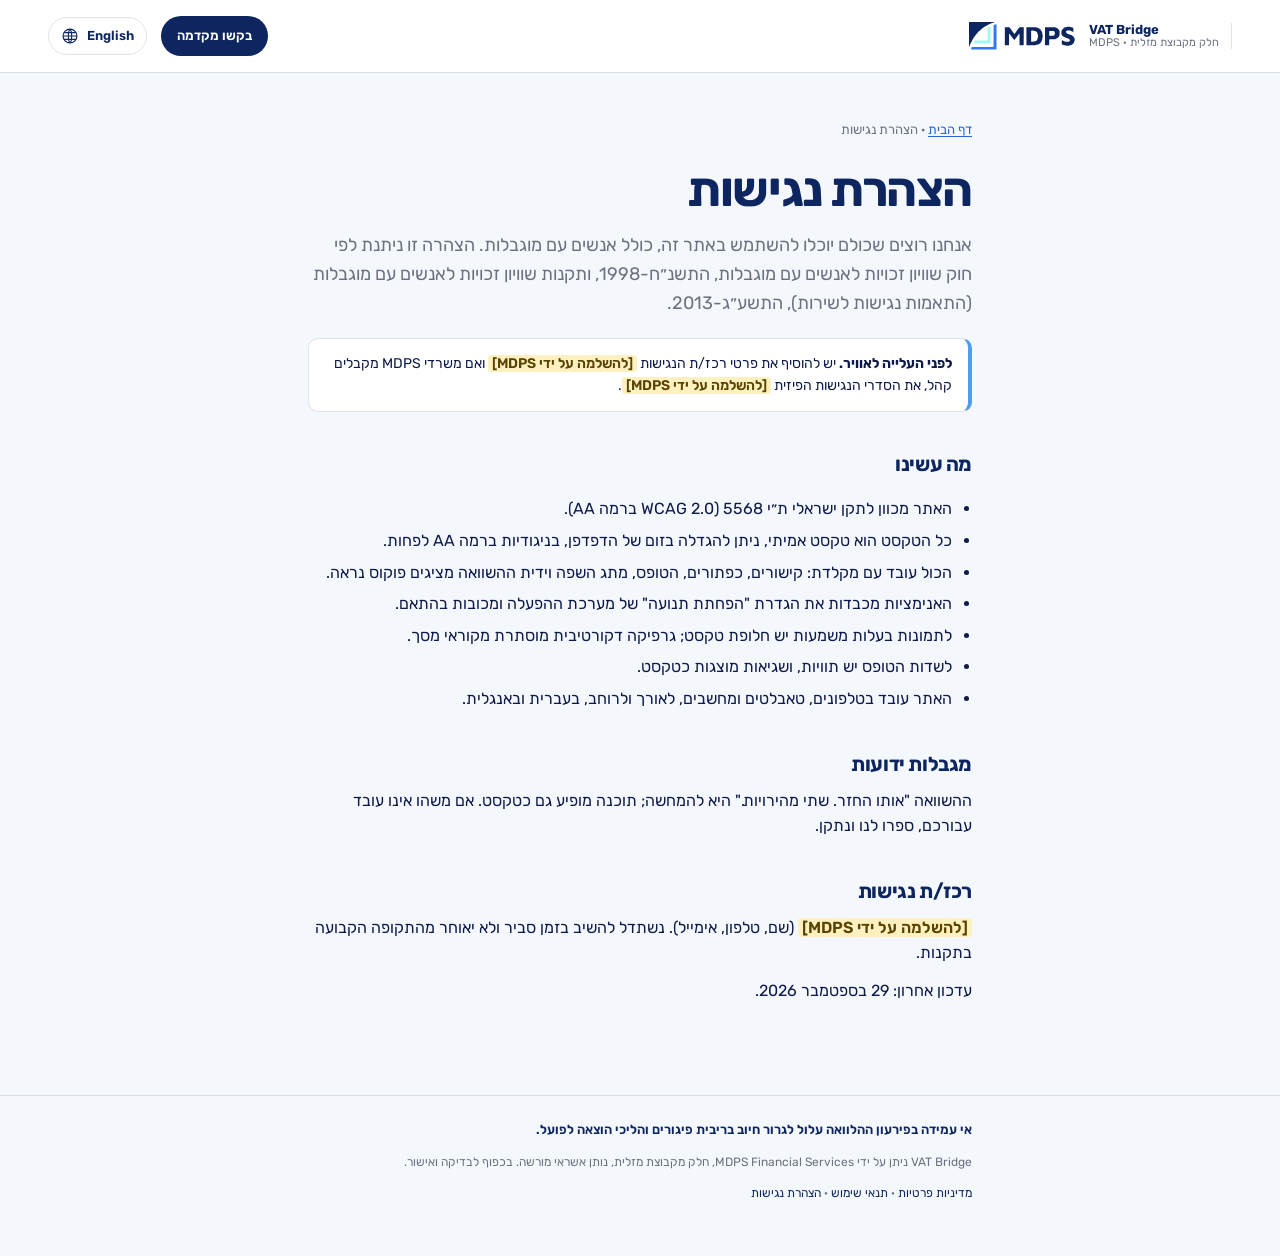
<file: site/legal/accessibility.html>
<!doctype html><html lang="he" dir="rtl"><head><meta charset="utf-8"><meta http-equiv="Content-Security-Policy" content="default-src 'none'; base-uri 'none'; form-action 'none'; connect-src 'none'; font-src 'self'; img-src 'self'; style-src 'self'; script-src 'sha256-Pr6Etxuln7WKEcair9rW3Cwaw88ddc+neORKu2Djvh0='"><meta name="viewport" content="width=device-width, initial-scale=1"><meta name="referrer" content="strict-origin-when-cross-origin"><title>הצהרת נגישות · VAT Bridge · MDPS</title>
<meta name="robots" content="noindex"><link rel="stylesheet" href="../assets/rubik.css"><link rel="stylesheet" href="../assets/legal.css"><link rel="icon" href="../favicon.svg" type="image/svg+xml"></head><body>
<header class="nav"><button class="lang" id="langBtn" type="button" aria-label="Switch language"><svg viewBox="0 0 24 24" aria-hidden="true"><circle cx="12" cy="12" r="9.2" fill="none" stroke="currentColor" stroke-width="1.6"/><path d="M2.8 12h18.4M12 2.8c3 3 3 15.4 0 18.4M12 2.8c-3 3-3 15.4 0 18.4M4.5 7.5h15M4.5 16.5h15" fill="none" stroke="currentColor" stroke-width="1.4"/></svg><span id="langLbl">English</span></button><a class="logo" href="../"><span class="mdps"><svg class="lk" viewBox="24.00 45.00 245.88 64.88" role="img" aria-label="MDPS"><path class="c-white" fill="#FFFFFF" fill-rule="evenodd" d="M226.38 58.12 224.88 58.00 223.00 57.00 200.88 57.00 200.12 57.50 200.00 98.00 200.50 98.75 209.00 98.88 209.75 98.38 209.88 85.88 210.50 85.00 224.00 84.88 227.75 82.88 228.62 82.62 232.62 78.62 233.00 76.50 233.88 75.00 233.88 65.88 232.88 64.12 232.62 63.25 228.62 59.25 227.75 59.00ZM210.00 66.50 210.88 65.88 220.00 65.88 220.62 66.12 221.75 67.25 222.00 68.12 223.00 69.88 223.00 73.00 222.00 74.75 221.88 75.38 221.38 75.88 220.75 76.00 219.00 77.00 210.50 76.88 209.88 76.00ZM157.50 57.12 157.00 57.88 157.12 98.38 157.88 98.88 178.00 98.88 179.88 97.88 182.00 97.88 183.50 97.00 185.38 96.75 187.25 95.12 188.62 94.62 189.62 93.62 190.12 92.25 191.62 90.62 191.88 89.75 193.75 86.38 193.88 81.88 194.88 80.00 194.88 75.88 193.88 74.00 193.88 69.88 190.88 64.12 190.62 63.25 188.62 61.25 187.25 60.75 185.62 59.25 183.50 58.88 182.00 58.00 180.50 57.88 179.00 57.00ZM168.50 65.00 173.00 64.88 174.88 65.88 177.38 66.00 178.25 66.62 179.62 67.12 181.75 69.25 182.00 70.12 182.88 71.50 183.00 74.00 184.00 75.88 184.00 80.00 183.00 81.88 183.00 84.00 182.00 85.75 181.75 86.62 179.62 88.75 178.75 89.00 177.38 89.88 173.88 90.00 172.00 91.00 168.88 91.00 168.00 90.38 167.88 65.88ZM107.12 57.50 107.00 98.00 107.50 98.75 116.00 98.88 116.75 98.38 116.88 72.88 117.50 72.25 118.75 73.25 119.25 74.62 121.75 77.25 122.25 78.62 124.75 81.25 125.25 82.62 127.75 85.25 128.12 86.38 128.50 86.75 129.38 86.75 129.75 86.38 130.12 85.25 132.62 82.62 133.12 81.25 135.62 78.62 136.12 77.25 138.62 74.62 139.12 73.25 140.00 72.38 140.62 72.38 141.00 72.88 141.12 98.38 141.88 98.88 150.00 98.88 150.75 98.38 150.88 57.88 150.38 57.12 141.88 57.00 141.25 57.25 138.25 60.25 137.75 61.62 135.25 64.25 134.75 65.62 133.25 67.25 132.75 68.62 130.25 71.25 129.88 72.25 129.38 72.62 128.12 71.62 127.62 70.25 125.12 67.62 124.62 66.25 123.12 64.62 122.62 63.25 120.12 60.62 119.62 59.25 117.62 57.25 117.00 57.00 107.88 57.00ZM250.88 56.00 249.38 56.88 246.88 57.00 245.12 58.00 244.25 58.25 240.25 62.25 240.00 63.12 238.00 66.88 238.00 72.00 238.88 73.50 239.25 75.62 242.25 78.62 243.12 78.88 248.50 81.75 250.00 81.88 251.50 82.75 253.00 82.88 254.75 83.88 255.62 84.12 257.75 86.25 258.00 86.75 258.00 88.12 256.50 90.00 255.00 91.00 247.88 91.00 246.38 90.12 244.50 89.88 243.62 89.25 239.50 87.38 239.00 87.88 239.00 96.00 239.25 96.62 240.25 97.62 242.38 98.00 243.88 98.88 247.00 98.88 248.88 99.88 256.00 99.88 257.50 99.00 260.00 98.88 261.75 97.88 262.62 97.62 266.62 93.62 266.88 92.75 267.75 91.38 268.00 89.50 268.88 88.00 268.88 83.88 266.88 80.12 266.62 79.25 264.62 77.25 263.25 76.75 261.38 75.12 259.88 75.00 258.38 74.12 256.88 74.00 255.38 73.12 253.88 73.00 252.12 72.00 251.25 71.75 249.88 70.50 248.88 69.00 249.00 66.50 250.25 65.12 250.88 64.88 259.00 64.88 262.75 66.88 263.62 67.12 265.00 68.38 265.62 68.38 265.88 68.00 265.88 59.88 265.62 59.25 264.62 58.25 263.75 58.00 262.38 57.12 259.88 57.00 258.00 56.00ZM24.12 102.12 24.50 102.38 25.50 100.88 25.88 100.00 26.00 98.50 27.75 95.38 28.00 93.50 29.62 91.62 29.88 90.75 30.62 89.62 34.12 82.25 36.62 79.62 37.12 78.25 38.62 76.62 39.12 75.25 43.62 70.62 44.12 69.25 48.25 65.12 49.62 64.62 54.25 60.12 55.62 59.62 58.25 57.12 59.62 56.62 61.25 55.12 62.12 54.88 63.25 54.12 64.12 53.88 65.25 53.12 66.12 52.88 67.25 52.12 74.62 48.62 75.50 48.00 77.00 47.88 78.50 47.00 80.38 46.75 82.00 45.88 82.38 45.38 81.88 45.00 24.50 45.12 24.00 45.88Z"/><path class="c-mint" fill="#A1FCEB" fill-rule="evenodd" d="M73.12 55.62 72.75 55.38 72.12 55.38 69.12 57.00 68.25 57.25 67.25 58.25 67.00 58.88 66.88 87.38 66.00 88.00 37.88 88.00 37.25 88.25 36.25 89.25 36.00 90.12 34.12 93.50 34.12 94.38 34.50 94.75 72.00 94.88 72.62 94.62 73.62 93.62 73.88 93.00 73.88 56.75Z"/><path class="c-blue" fill="#3376F6" fill-rule="evenodd" d="M87.38 50.12 86.50 50.12 85.00 51.00 82.50 51.12 81.25 52.25 81.00 52.88 80.88 102.38 80.00 103.00 30.88 103.00 30.12 103.50 30.00 104.12 29.00 105.88 29.00 108.00 29.50 108.75 87.00 108.88 87.75 108.38 87.88 50.88Z"/></svg></span><span class="by"><b>VAT Bridge</b><span data-en="MDPS · part of Mazalit" data-he="MDPS · חלק מקבוצת מזלית">MDPS · חלק מקבוצת מזלית</span></span></a><a class="btn" href="../#request" data-en="Request an advance" data-he="בקשו מקדמה">בקשו מקדמה</a></header>
<main class="wrap" lang="he" dir="rtl" id="he"><p class="crumb"><a href="../">דף הבית</a> · הצהרת נגישות</p><h1>הצהרת נגישות</h1><p class="lead">אנחנו רוצים שכולם יוכלו להשתמש באתר זה, כולל אנשים עם מוגבלות. הצהרה זו ניתנת לפי חוק שוויון זכויות לאנשים עם מוגבלות, התשנ״ח-1998, ותקנות שוויון זכויות לאנשים עם מוגבלות (התאמות נגישות לשירות), התשע״ג-2013.</p>
<div class="notice"><b>לפני העלייה לאוויר.</b> יש להוסיף את פרטי רכז/ת הנגישות <mark>[להשלמה על ידי MDPS]</mark> ואם משרדי MDPS מקבלים קהל, את הסדרי הנגישות הפיזית <mark>[להשלמה על ידי MDPS]</mark>.</div>
<h2>מה עשינו</h2><ul><li>האתר מכוון לתקן ישראלי ת״י 5568 (WCAG 2.0 ברמה AA).</li><li>כל הטקסט הוא טקסט אמיתי, ניתן להגדלה בזום של הדפדפן, בניגודיות ברמה AA לפחות.</li><li>הכול עובד עם מקלדת: קישורים, כפתורים, הטופס, מתג השפה וידית ההשוואה מציגים פוקוס נראה.</li><li>האנימציות מכבדות את הגדרת "הפחתת תנועה" של מערכת ההפעלה ומכובות בהתאם.</li><li>לתמונות בעלות משמעות יש חלופת טקסט; גרפיקה דקורטיבית מוסתרת מקוראי מסך.</li><li>לשדות הטופס יש תוויות, ושגיאות מוצגות כטקסט.</li><li>האתר עובד בטלפונים, טאבלטים ומחשבים, לאורך ולרוחב, בעברית ובאנגלית.</li></ul>
<h2>מגבלות ידועות</h2><p>ההשוואה "אותו החזר. שתי מהירויות." היא להמחשה; תוכנה מופיע גם כטקסט. אם משהו אינו עובד עבורכם, ספרו לנו ונתקן.</p>
<h2>רכז/ת נגישות</h2><p><mark>[להשלמה על ידי MDPS]</mark> (שם, טלפון, אימייל). נשתדל להשיב בזמן סביר ולא יאוחר מהתקופה הקבועה בתקנות.</p>
<p>עדכון אחרון: <time>29 בספטמבר 2026</time>.</p></main>
<main class="wrap" lang="en" dir="ltr" id="en" hidden><p class="crumb"><a href="../">Home</a> · Accessibility statement</p><h1>Accessibility statement</h1><p class="lead">We want everyone to be able to use this site, including people with disabilities. This statement is made under the Equal Rights for Persons with Disabilities Law, 5758-1998, and the Equal Rights for Persons with Disabilities (Service Accessibility Adjustments) Regulations, 5773-2013.</p>
<div class="notice"><b>Before going live.</b> Add the accessibility coordinator's details <mark>[to be completed by MDPS]</mark> and, if MDPS's offices receive the public, the physical-accessibility arrangements <mark>[to be completed by MDPS]</mark>.</div>
<h2>What we did</h2><ul><li>The site targets Israeli Standard IS 5568 (WCAG 2.0 level AA).</li><li>All text is real text, resizable with the browser's zoom, with contrast at or above AA.</li><li>Everything works with a keyboard: links, buttons, the form, the language switch and the comparison handle have visible focus.</li><li>Animations respect the operating system's "reduce motion" setting and are then switched off.</li><li>Images that carry meaning have text alternatives; decorative graphics are hidden from screen readers.</li><li>Form fields have labels, and errors are announced in text.</li><li>The site works on phones, tablets and desktops, in portrait and landscape, in Hebrew and in English.</li></ul>
<h2>Known limits</h2><p>The "Same refund. Two speeds." comparison is illustrative; its content is also given in text. If you find something that does not work for you, tell us and we will fix it.</p>
<h2>Accessibility coordinator</h2><p><mark>[to be completed by MDPS]</mark> (name, phone, email). We aim to answer within a reasonable time and no later than the period set by the regulations.</p>
<p>Last updated: <time>29 September 2026</time>.</p></main>
<footer><div class="wrap"><p class="warn" data-en="Failure to repay the loan may result in default interest charges and enforcement proceedings." data-he="אי עמידה בפירעון ההלוואה עלול לגרור חיוב בריבית פיגורים והליכי הוצאה לפועל.">אי עמידה בפירעון ההלוואה עלול לגרור חיוב בריבית פיגורים והליכי הוצאה לפועל.</p><p data-en="VAT Bridge is provided by MDPS Financial Services, part of Mazalit, a licensed credit provider. Subject to review and approval." data-he="VAT Bridge ניתן על ידי MDPS Financial Services, חלק מקבוצת מזלית, נותן אשראי מורשה. בכפוף לבדיקה ואישור.">VAT Bridge ניתן על ידי MDPS Financial Services, חלק מקבוצת מזלית, נותן אשראי מורשה. בכפוף לבדיקה ואישור.</p><p><a href="privacy.html" data-en="Privacy policy" data-he="מדיניות פרטיות">מדיניות פרטיות</a> · <a href="terms.html" data-en="Terms of use" data-he="תנאי שימוש">תנאי שימוש</a> · <a href="accessibility.html" data-en="Accessibility statement" data-he="הצהרת נגישות">הצהרת נגישות</a></p></div></footer>
<script>
let LANG=(()=>{try{const q=new URLSearchParams(location.search).get('lang');if(q==='he'||q==='en')return q;const s=sessionStorage.getItem('lang');if(s==='he'||s==='en')return s}catch(e){}return 'he'})();
const TITLES={he:"הצהרת נגישות",en:"Accessibility statement"};
function apply(){document.documentElement.lang=LANG;document.documentElement.dir=LANG==='he'?'rtl':'ltr';document.getElementById('he').hidden=LANG!=='he';document.getElementById('en').hidden=LANG!=='en';document.querySelectorAll('[data-en]').forEach(e=>e.textContent=e.dataset[LANG]);document.getElementById('langLbl').textContent=LANG==='he'?'English':'עברית';document.getElementById('langBtn').setAttribute('aria-label',LANG==='he'?'החלפת שפה לאנגלית':'Switch to Hebrew');document.title=TITLES[LANG]+' · VAT Bridge · MDPS';try{sessionStorage.setItem('lang',LANG)}catch(e){}}
document.getElementById('langBtn').addEventListener('click',()=>{LANG=LANG==='he'?'en':'he';apply()});apply();
</script></body></html>
</file>
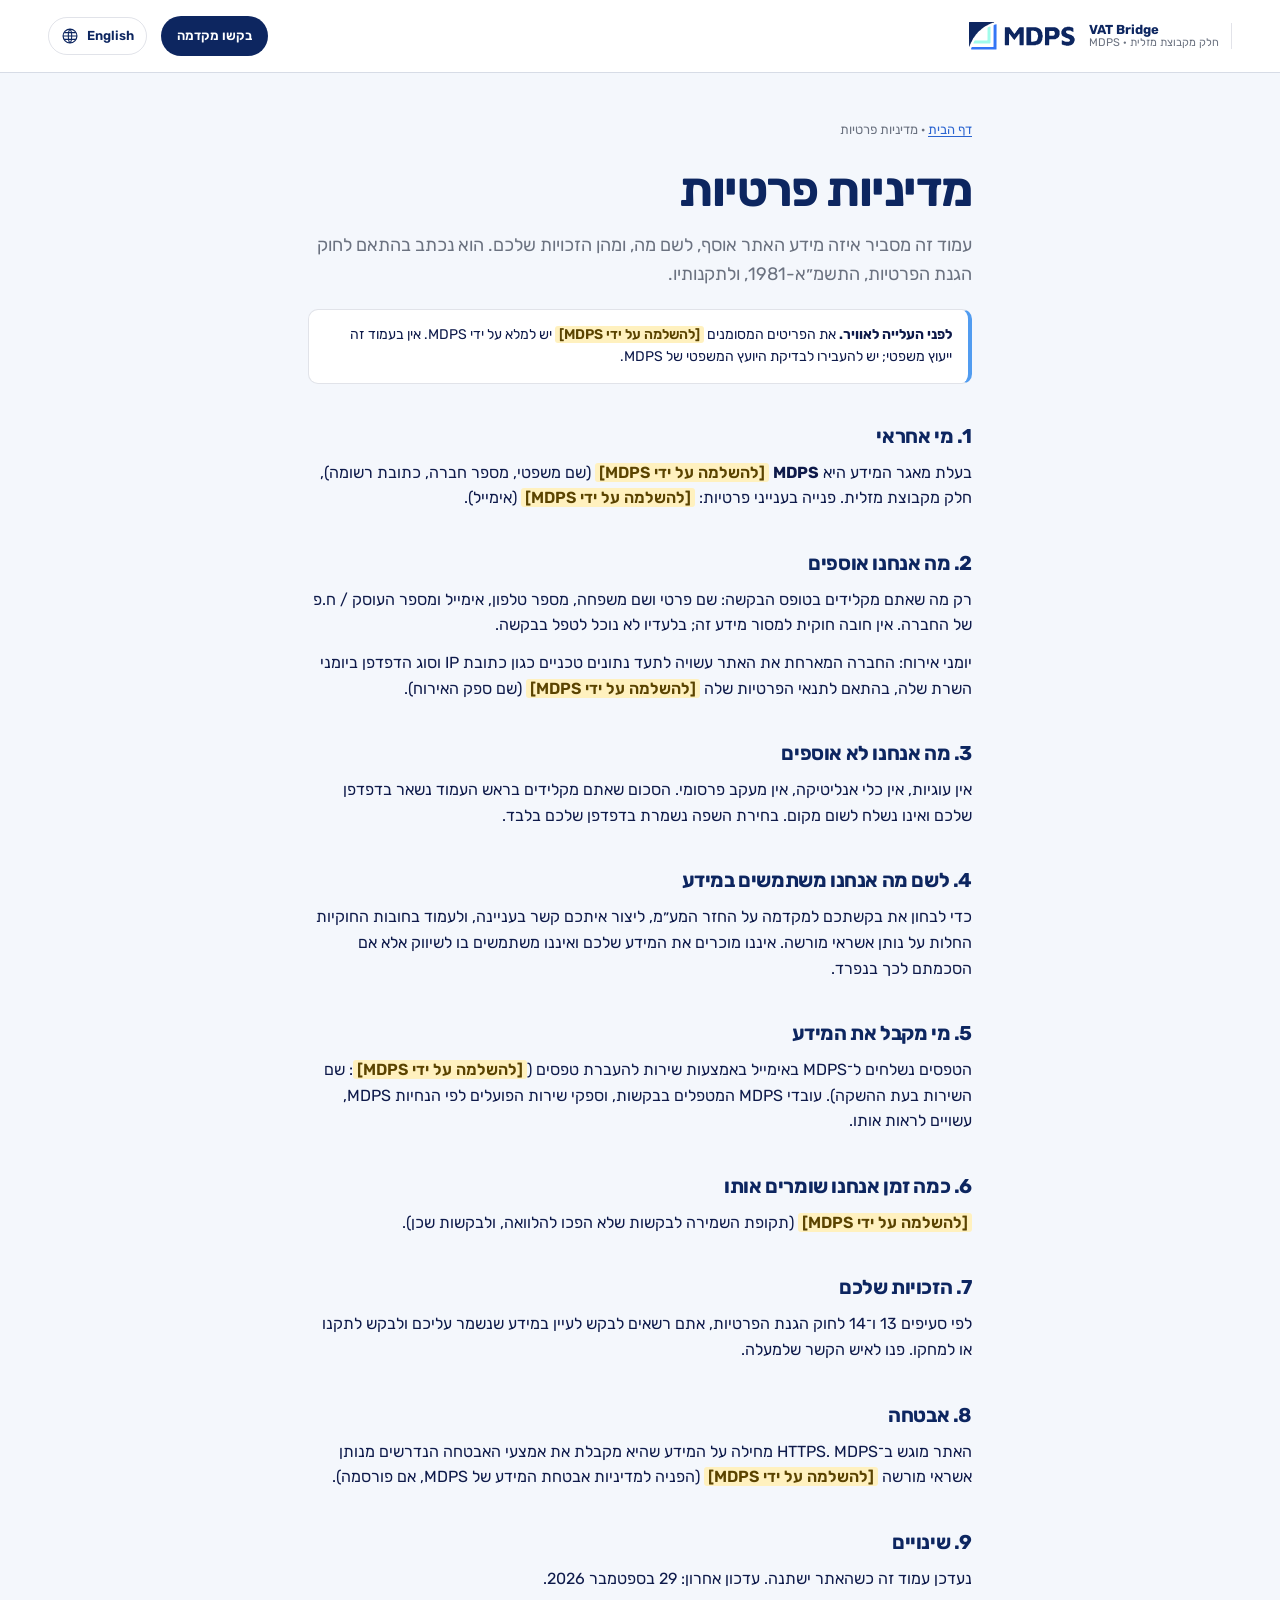
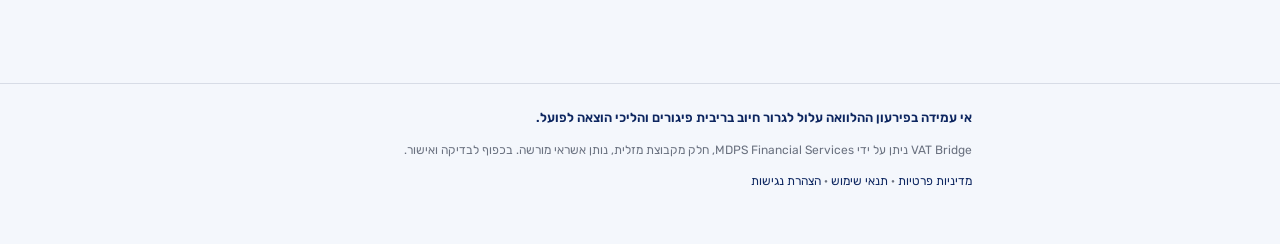
<file: site/legal/privacy.html>
<!doctype html><html lang="he" dir="rtl"><head><meta charset="utf-8"><meta http-equiv="Content-Security-Policy" content="default-src 'none'; base-uri 'none'; form-action 'none'; connect-src 'none'; font-src 'self'; img-src 'self'; style-src 'self'; script-src 'sha256-jffIRZQH9qlwngkrydyK20hAV2BP6nDipZjjVPf3f6A='"><meta name="viewport" content="width=device-width, initial-scale=1"><meta name="referrer" content="strict-origin-when-cross-origin"><title>מדיניות פרטיות · VAT Bridge · MDPS</title>
<meta name="robots" content="noindex"><link rel="stylesheet" href="../assets/rubik.css"><link rel="stylesheet" href="../assets/legal.css"><link rel="icon" href="../favicon.svg" type="image/svg+xml"></head><body>
<header class="nav"><button class="lang" id="langBtn" type="button" aria-label="Switch language"><svg viewBox="0 0 24 24" aria-hidden="true"><circle cx="12" cy="12" r="9.2" fill="none" stroke="currentColor" stroke-width="1.6"/><path d="M2.8 12h18.4M12 2.8c3 3 3 15.4 0 18.4M12 2.8c-3 3-3 15.4 0 18.4M4.5 7.5h15M4.5 16.5h15" fill="none" stroke="currentColor" stroke-width="1.4"/></svg><span id="langLbl">English</span></button><a class="logo" href="../"><span class="mdps"><svg class="lk" viewBox="24.00 45.00 245.88 64.88" role="img" aria-label="MDPS"><path class="c-white" fill="#FFFFFF" fill-rule="evenodd" d="M226.38 58.12 224.88 58.00 223.00 57.00 200.88 57.00 200.12 57.50 200.00 98.00 200.50 98.75 209.00 98.88 209.75 98.38 209.88 85.88 210.50 85.00 224.00 84.88 227.75 82.88 228.62 82.62 232.62 78.62 233.00 76.50 233.88 75.00 233.88 65.88 232.88 64.12 232.62 63.25 228.62 59.25 227.75 59.00ZM210.00 66.50 210.88 65.88 220.00 65.88 220.62 66.12 221.75 67.25 222.00 68.12 223.00 69.88 223.00 73.00 222.00 74.75 221.88 75.38 221.38 75.88 220.75 76.00 219.00 77.00 210.50 76.88 209.88 76.00ZM157.50 57.12 157.00 57.88 157.12 98.38 157.88 98.88 178.00 98.88 179.88 97.88 182.00 97.88 183.50 97.00 185.38 96.75 187.25 95.12 188.62 94.62 189.62 93.62 190.12 92.25 191.62 90.62 191.88 89.75 193.75 86.38 193.88 81.88 194.88 80.00 194.88 75.88 193.88 74.00 193.88 69.88 190.88 64.12 190.62 63.25 188.62 61.25 187.25 60.75 185.62 59.25 183.50 58.88 182.00 58.00 180.50 57.88 179.00 57.00ZM168.50 65.00 173.00 64.88 174.88 65.88 177.38 66.00 178.25 66.62 179.62 67.12 181.75 69.25 182.00 70.12 182.88 71.50 183.00 74.00 184.00 75.88 184.00 80.00 183.00 81.88 183.00 84.00 182.00 85.75 181.75 86.62 179.62 88.75 178.75 89.00 177.38 89.88 173.88 90.00 172.00 91.00 168.88 91.00 168.00 90.38 167.88 65.88ZM107.12 57.50 107.00 98.00 107.50 98.75 116.00 98.88 116.75 98.38 116.88 72.88 117.50 72.25 118.75 73.25 119.25 74.62 121.75 77.25 122.25 78.62 124.75 81.25 125.25 82.62 127.75 85.25 128.12 86.38 128.50 86.75 129.38 86.75 129.75 86.38 130.12 85.25 132.62 82.62 133.12 81.25 135.62 78.62 136.12 77.25 138.62 74.62 139.12 73.25 140.00 72.38 140.62 72.38 141.00 72.88 141.12 98.38 141.88 98.88 150.00 98.88 150.75 98.38 150.88 57.88 150.38 57.12 141.88 57.00 141.25 57.25 138.25 60.25 137.75 61.62 135.25 64.25 134.75 65.62 133.25 67.25 132.75 68.62 130.25 71.25 129.88 72.25 129.38 72.62 128.12 71.62 127.62 70.25 125.12 67.62 124.62 66.25 123.12 64.62 122.62 63.25 120.12 60.62 119.62 59.25 117.62 57.25 117.00 57.00 107.88 57.00ZM250.88 56.00 249.38 56.88 246.88 57.00 245.12 58.00 244.25 58.25 240.25 62.25 240.00 63.12 238.00 66.88 238.00 72.00 238.88 73.50 239.25 75.62 242.25 78.62 243.12 78.88 248.50 81.75 250.00 81.88 251.50 82.75 253.00 82.88 254.75 83.88 255.62 84.12 257.75 86.25 258.00 86.75 258.00 88.12 256.50 90.00 255.00 91.00 247.88 91.00 246.38 90.12 244.50 89.88 243.62 89.25 239.50 87.38 239.00 87.88 239.00 96.00 239.25 96.62 240.25 97.62 242.38 98.00 243.88 98.88 247.00 98.88 248.88 99.88 256.00 99.88 257.50 99.00 260.00 98.88 261.75 97.88 262.62 97.62 266.62 93.62 266.88 92.75 267.75 91.38 268.00 89.50 268.88 88.00 268.88 83.88 266.88 80.12 266.62 79.25 264.62 77.25 263.25 76.75 261.38 75.12 259.88 75.00 258.38 74.12 256.88 74.00 255.38 73.12 253.88 73.00 252.12 72.00 251.25 71.75 249.88 70.50 248.88 69.00 249.00 66.50 250.25 65.12 250.88 64.88 259.00 64.88 262.75 66.88 263.62 67.12 265.00 68.38 265.62 68.38 265.88 68.00 265.88 59.88 265.62 59.25 264.62 58.25 263.75 58.00 262.38 57.12 259.88 57.00 258.00 56.00ZM24.12 102.12 24.50 102.38 25.50 100.88 25.88 100.00 26.00 98.50 27.75 95.38 28.00 93.50 29.62 91.62 29.88 90.75 30.62 89.62 34.12 82.25 36.62 79.62 37.12 78.25 38.62 76.62 39.12 75.25 43.62 70.62 44.12 69.25 48.25 65.12 49.62 64.62 54.25 60.12 55.62 59.62 58.25 57.12 59.62 56.62 61.25 55.12 62.12 54.88 63.25 54.12 64.12 53.88 65.25 53.12 66.12 52.88 67.25 52.12 74.62 48.62 75.50 48.00 77.00 47.88 78.50 47.00 80.38 46.75 82.00 45.88 82.38 45.38 81.88 45.00 24.50 45.12 24.00 45.88Z"/><path class="c-mint" fill="#A1FCEB" fill-rule="evenodd" d="M73.12 55.62 72.75 55.38 72.12 55.38 69.12 57.00 68.25 57.25 67.25 58.25 67.00 58.88 66.88 87.38 66.00 88.00 37.88 88.00 37.25 88.25 36.25 89.25 36.00 90.12 34.12 93.50 34.12 94.38 34.50 94.75 72.00 94.88 72.62 94.62 73.62 93.62 73.88 93.00 73.88 56.75Z"/><path class="c-blue" fill="#3376F6" fill-rule="evenodd" d="M87.38 50.12 86.50 50.12 85.00 51.00 82.50 51.12 81.25 52.25 81.00 52.88 80.88 102.38 80.00 103.00 30.88 103.00 30.12 103.50 30.00 104.12 29.00 105.88 29.00 108.00 29.50 108.75 87.00 108.88 87.75 108.38 87.88 50.88Z"/></svg></span><span class="by"><b>VAT Bridge</b><span data-en="MDPS · part of Mazalit" data-he="MDPS · חלק מקבוצת מזלית">MDPS · חלק מקבוצת מזלית</span></span></a><a class="btn" href="../#request" data-en="Request an advance" data-he="בקשו מקדמה">בקשו מקדמה</a></header>
<main class="wrap" lang="he" dir="rtl" id="he"><p class="crumb"><a href="../">דף הבית</a> · מדיניות פרטיות</p><h1>מדיניות פרטיות</h1><p class="lead">עמוד זה מסביר איזה מידע האתר אוסף, לשם מה, ומהן הזכויות שלכם. הוא נכתב בהתאם לחוק הגנת הפרטיות, התשמ״א-1981, ולתקנותיו.</p>
<div class="notice"><b>לפני העלייה לאוויר.</b> את הפריטים המסומנים <mark>[להשלמה על ידי MDPS]</mark> יש למלא על ידי MDPS. אין בעמוד זה ייעוץ משפטי; יש להעבירו לבדיקת היועץ המשפטי של MDPS.</div>
<h2>1. מי אחראי</h2><p>בעלת מאגר המידע היא <b>MDPS</b> <mark>[להשלמה על ידי MDPS]</mark> (שם משפטי, מספר חברה, כתובת רשומה), חלק מקבוצת מזלית. פנייה בענייני פרטיות: <mark>[להשלמה על ידי MDPS]</mark> (אימייל).</p>
<h2>2. מה אנחנו אוספים</h2><p>רק מה שאתם מקלידים בטופס הבקשה: שם פרטי ושם משפחה, מספר טלפון, אימייל ומספר העוסק / ח.פ של החברה. אין חובה חוקית למסור מידע זה; בלעדיו לא נוכל לטפל בבקשה.</p><p>יומני אירוח: החברה המארחת את האתר עשויה לתעד נתונים טכניים כגון כתובת IP וסוג הדפדפן ביומני השרת שלה, בהתאם לתנאי הפרטיות שלה <mark>[להשלמה על ידי MDPS]</mark> (שם ספק האירוח).</p>
<h2>3. מה אנחנו לא אוספים</h2><p>אין עוגיות, אין כלי אנליטיקה, אין מעקב פרסומי. הסכום שאתם מקלידים בראש העמוד נשאר בדפדפן שלכם ואינו נשלח לשום מקום. בחירת השפה נשמרת בדפדפן שלכם בלבד.</p>
<h2>4. לשם מה אנחנו משתמשים במידע</h2><p>כדי לבחון את בקשתכם למקדמה על החזר המע״מ, ליצור איתכם קשר בעניינה, ולעמוד בחובות החוקיות החלות על נותן אשראי מורשה. איננו מוכרים את המידע שלכם ואיננו משתמשים בו לשיווק אלא אם הסכמתם לכך בנפרד.</p>
<h2>5. מי מקבל את המידע</h2><p>הטפסים נשלחים ל־MDPS באימייל באמצעות שירות להעברת טפסים (<mark>[להשלמה על ידי MDPS]</mark>: שם השירות בעת ההשקה). עובדי MDPS המטפלים בבקשות, וספקי שירות הפועלים לפי הנחיות MDPS, עשויים לראות אותו.</p>
<h2>6. כמה זמן אנחנו שומרים אותו</h2><p><mark>[להשלמה על ידי MDPS]</mark> (תקופת השמירה לבקשות שלא הפכו להלוואה, ולבקשות שכן).</p>
<h2>7. הזכויות שלכם</h2><p>לפי סעיפים 13 ו־14 לחוק הגנת הפרטיות, אתם רשאים לבקש לעיין במידע שנשמר עליכם ולבקש לתקנו או למחקו. פנו לאיש הקשר שלמעלה.</p>
<h2>8. אבטחה</h2><p>האתר מוגש ב־HTTPS. MDPS מחילה על המידע שהיא מקבלת את אמצעי האבטחה הנדרשים מנותן אשראי מורשה <mark>[להשלמה על ידי MDPS]</mark> (הפניה למדיניות אבטחת המידע של MDPS, אם פורסמה).</p>
<h2>9. שינויים</h2><p>נעדכן עמוד זה כשהאתר ישתנה. עדכון אחרון: <time>29 בספטמבר 2026</time>.</p></main>
<main class="wrap" lang="en" dir="ltr" id="en" hidden><p class="crumb"><a href="../">Home</a> · Privacy policy</p><h1>Privacy policy</h1><p class="lead">This page explains what information this website collects, why, and what your rights are. It is written to comply with the Israeli Protection of Privacy Law, 5741-1981, and its regulations.</p>
<div class="notice"><b>Before going live.</b> The items marked <mark>[to be completed by MDPS]</mark> must be filled in by MDPS. Nothing on this page is legal advice; have it reviewed by MDPS's counsel.</div>
<h2>1. Who is responsible</h2><p>The controller of the information is <b>MDPS</b> <mark>[to be completed by MDPS]</mark> (legal name, company number, registered address), part of the Mazalit group. Contact for privacy matters: <mark>[to be completed by MDPS]</mark> (email).</p>
<h2>2. What we collect</h2><p>Only what you type into the request form: your first and family name, phone number, email and the company’s tax number. You are not legally required to provide this information; without it, we cannot process a request.</p><p>Hosting logs: the company hosting this site may record technical data such as IP address and browser type in its server logs, under its own privacy terms <mark>[to be completed by MDPS]</mark> (name of the hosting provider).</p>
<h2>3. What we do not collect</h2><p>No cookies, no analytics, no advertising trackers. The amount you type at the top of the page stays in your browser and is not sent anywhere. Your language choice is saved in your browser only.</p>
<h2>4. Why we use it</h2><p>To review your request for an advance on your VAT refund, to contact you about it, and to meet legal obligations that apply to a licensed credit provider. We do not sell your information and we do not use it for marketing unless you agree separately.</p>
<h2>5. Who receives it</h2><p>Form submissions are delivered to MDPS by email through a form-delivery service (<mark>[to be completed by MDPS]</mark>: name of the service used at launch). MDPS staff who handle requests, and service providers acting on MDPS's instructions, may see it.</p>
<h2>6. How long we keep it</h2><p><mark>[to be completed by MDPS]</mark> (retention period for requests that do not become a loan, and for requests that do).</p>
<h2>7. Your rights</h2><p>Under sections 13 and 14 of the Protection of Privacy Law you may ask to see the information held about you and to have it corrected or deleted. Write to the contact above.</p>
<h2>8. Security</h2><p>The site is served over HTTPS. MDPS applies the security measures required of a licensed credit provider to the information it receives <mark>[to be completed by MDPS]</mark> (reference to MDPS's information-security policy, if published).</p>
<h2>9. Changes</h2><p>We will update this page when the site changes. Last updated: <time>29 September 2026</time>.</p></main>
<footer><div class="wrap"><p class="warn" data-en="Failure to repay the loan may result in default interest charges and enforcement proceedings." data-he="אי עמידה בפירעון ההלוואה עלול לגרור חיוב בריבית פיגורים והליכי הוצאה לפועל.">אי עמידה בפירעון ההלוואה עלול לגרור חיוב בריבית פיגורים והליכי הוצאה לפועל.</p><p data-en="VAT Bridge is provided by MDPS Financial Services, part of Mazalit, a licensed credit provider. Subject to review and approval." data-he="VAT Bridge ניתן על ידי MDPS Financial Services, חלק מקבוצת מזלית, נותן אשראי מורשה. בכפוף לבדיקה ואישור.">VAT Bridge ניתן על ידי MDPS Financial Services, חלק מקבוצת מזלית, נותן אשראי מורשה. בכפוף לבדיקה ואישור.</p><p><a href="privacy.html" data-en="Privacy policy" data-he="מדיניות פרטיות">מדיניות פרטיות</a> · <a href="terms.html" data-en="Terms of use" data-he="תנאי שימוש">תנאי שימוש</a> · <a href="accessibility.html" data-en="Accessibility statement" data-he="הצהרת נגישות">הצהרת נגישות</a></p></div></footer>
<script>
let LANG=(()=>{try{const q=new URLSearchParams(location.search).get('lang');if(q==='he'||q==='en')return q;const s=sessionStorage.getItem('lang');if(s==='he'||s==='en')return s}catch(e){}return 'he'})();
const TITLES={he:"מדיניות פרטיות",en:"Privacy policy"};
function apply(){document.documentElement.lang=LANG;document.documentElement.dir=LANG==='he'?'rtl':'ltr';document.getElementById('he').hidden=LANG!=='he';document.getElementById('en').hidden=LANG!=='en';document.querySelectorAll('[data-en]').forEach(e=>e.textContent=e.dataset[LANG]);document.getElementById('langLbl').textContent=LANG==='he'?'English':'עברית';document.getElementById('langBtn').setAttribute('aria-label',LANG==='he'?'החלפת שפה לאנגלית':'Switch to Hebrew');document.title=TITLES[LANG]+' · VAT Bridge · MDPS';try{sessionStorage.setItem('lang',LANG)}catch(e){}}
document.getElementById('langBtn').addEventListener('click',()=>{LANG=LANG==='he'?'en':'he';apply()});apply();
</script></body></html>
</file>
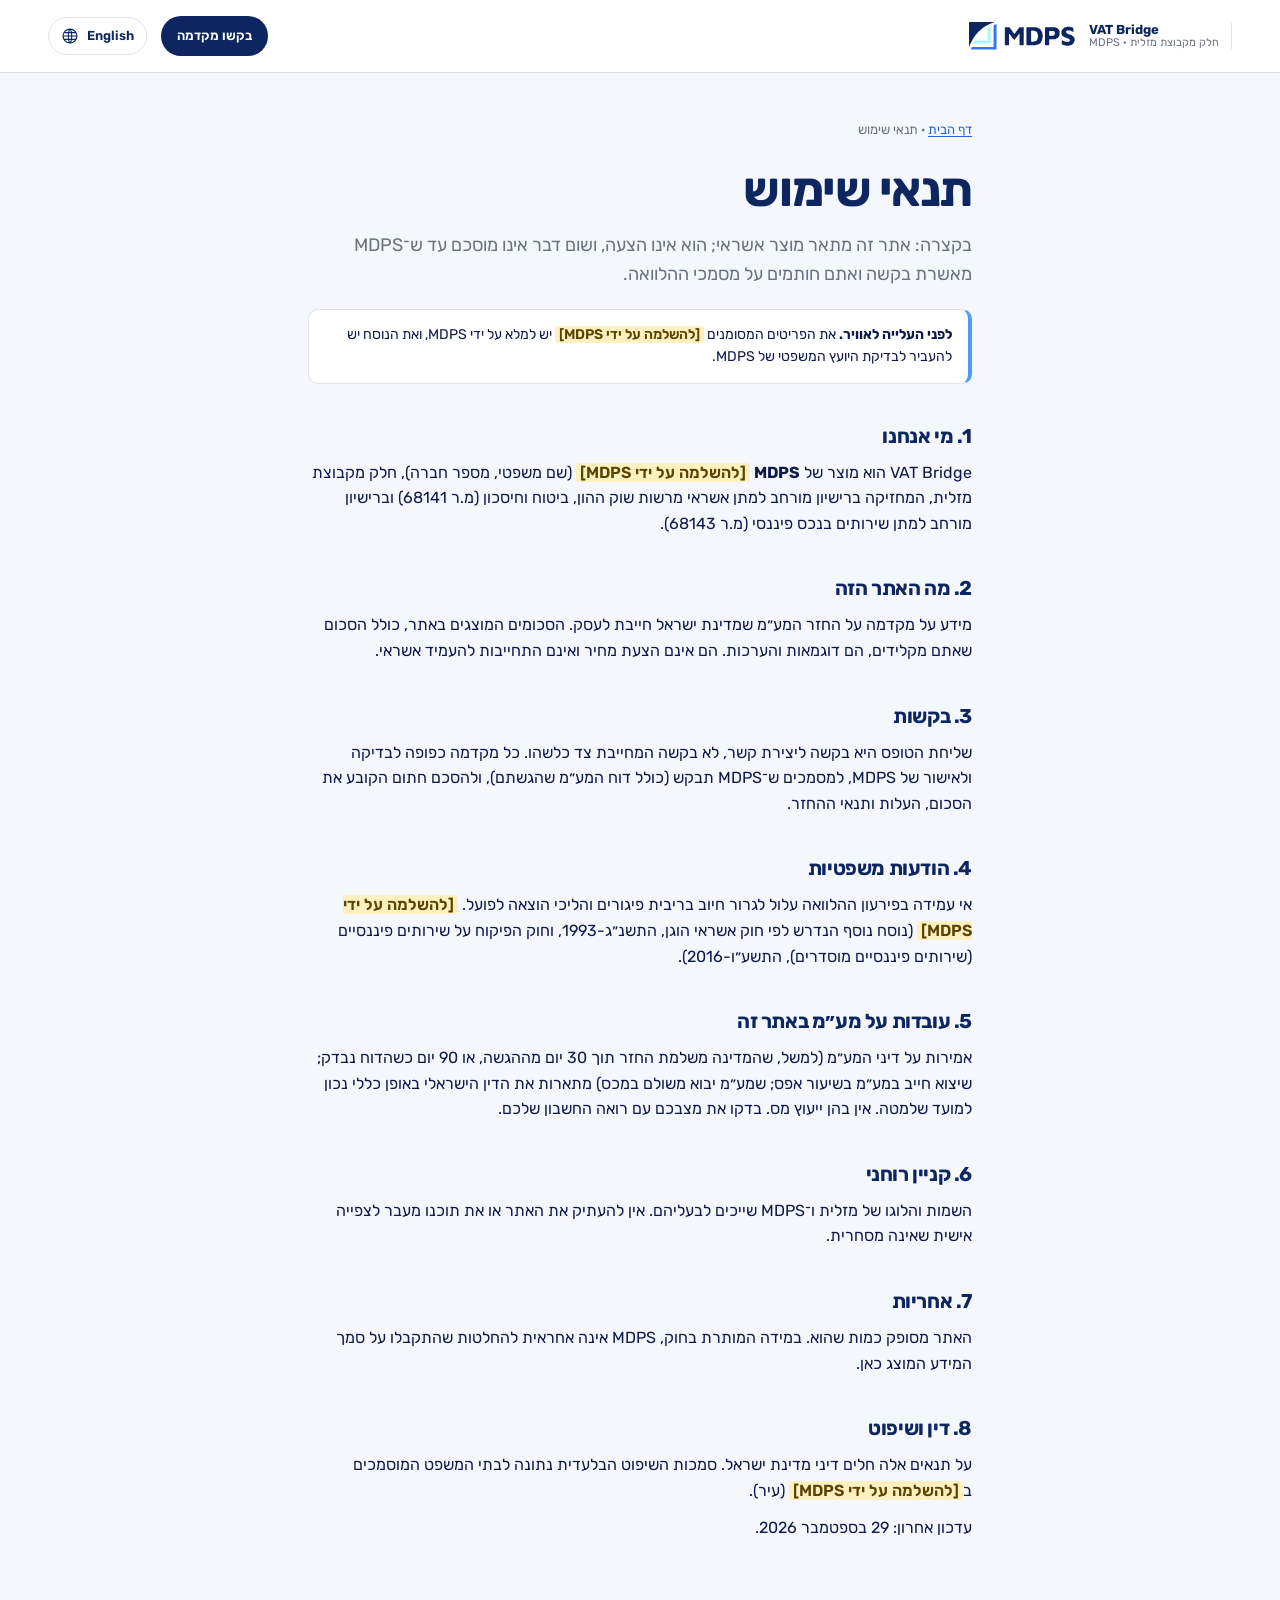
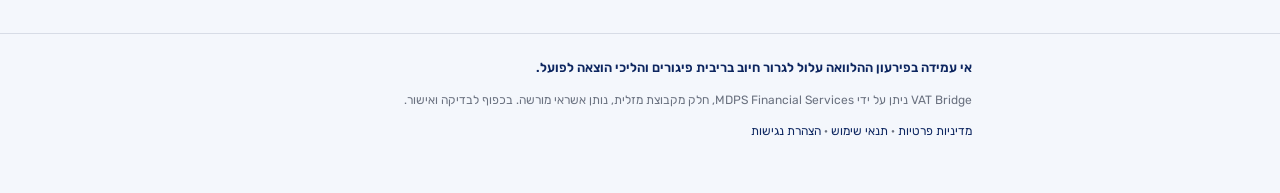
<file: site/legal/terms.html>
<!doctype html><html lang="he" dir="rtl"><head><meta charset="utf-8"><meta http-equiv="Content-Security-Policy" content="default-src 'none'; base-uri 'none'; form-action 'none'; connect-src 'none'; font-src 'self'; img-src 'self'; style-src 'self'; script-src 'sha256-hM4T27Bus3wEf/6Kt7lvtrppGWVeAG8bXrBRMTI+Neg='"><meta name="viewport" content="width=device-width, initial-scale=1"><meta name="referrer" content="strict-origin-when-cross-origin"><title>תנאי שימוש · VAT Bridge · MDPS</title>
<meta name="robots" content="noindex"><link rel="stylesheet" href="../assets/rubik.css"><link rel="stylesheet" href="../assets/legal.css"><link rel="icon" href="../favicon.svg" type="image/svg+xml"></head><body>
<header class="nav"><button class="lang" id="langBtn" type="button" aria-label="Switch language"><svg viewBox="0 0 24 24" aria-hidden="true"><circle cx="12" cy="12" r="9.2" fill="none" stroke="currentColor" stroke-width="1.6"/><path d="M2.8 12h18.4M12 2.8c3 3 3 15.4 0 18.4M12 2.8c-3 3-3 15.4 0 18.4M4.5 7.5h15M4.5 16.5h15" fill="none" stroke="currentColor" stroke-width="1.4"/></svg><span id="langLbl">English</span></button><a class="logo" href="../"><span class="mdps"><svg class="lk" viewBox="24.00 45.00 245.88 64.88" role="img" aria-label="MDPS"><path class="c-white" fill="#FFFFFF" fill-rule="evenodd" d="M226.38 58.12 224.88 58.00 223.00 57.00 200.88 57.00 200.12 57.50 200.00 98.00 200.50 98.75 209.00 98.88 209.75 98.38 209.88 85.88 210.50 85.00 224.00 84.88 227.75 82.88 228.62 82.62 232.62 78.62 233.00 76.50 233.88 75.00 233.88 65.88 232.88 64.12 232.62 63.25 228.62 59.25 227.75 59.00ZM210.00 66.50 210.88 65.88 220.00 65.88 220.62 66.12 221.75 67.25 222.00 68.12 223.00 69.88 223.00 73.00 222.00 74.75 221.88 75.38 221.38 75.88 220.75 76.00 219.00 77.00 210.50 76.88 209.88 76.00ZM157.50 57.12 157.00 57.88 157.12 98.38 157.88 98.88 178.00 98.88 179.88 97.88 182.00 97.88 183.50 97.00 185.38 96.75 187.25 95.12 188.62 94.62 189.62 93.62 190.12 92.25 191.62 90.62 191.88 89.75 193.75 86.38 193.88 81.88 194.88 80.00 194.88 75.88 193.88 74.00 193.88 69.88 190.88 64.12 190.62 63.25 188.62 61.25 187.25 60.75 185.62 59.25 183.50 58.88 182.00 58.00 180.50 57.88 179.00 57.00ZM168.50 65.00 173.00 64.88 174.88 65.88 177.38 66.00 178.25 66.62 179.62 67.12 181.75 69.25 182.00 70.12 182.88 71.50 183.00 74.00 184.00 75.88 184.00 80.00 183.00 81.88 183.00 84.00 182.00 85.75 181.75 86.62 179.62 88.75 178.75 89.00 177.38 89.88 173.88 90.00 172.00 91.00 168.88 91.00 168.00 90.38 167.88 65.88ZM107.12 57.50 107.00 98.00 107.50 98.75 116.00 98.88 116.75 98.38 116.88 72.88 117.50 72.25 118.75 73.25 119.25 74.62 121.75 77.25 122.25 78.62 124.75 81.25 125.25 82.62 127.75 85.25 128.12 86.38 128.50 86.75 129.38 86.75 129.75 86.38 130.12 85.25 132.62 82.62 133.12 81.25 135.62 78.62 136.12 77.25 138.62 74.62 139.12 73.25 140.00 72.38 140.62 72.38 141.00 72.88 141.12 98.38 141.88 98.88 150.00 98.88 150.75 98.38 150.88 57.88 150.38 57.12 141.88 57.00 141.25 57.25 138.25 60.25 137.75 61.62 135.25 64.25 134.75 65.62 133.25 67.25 132.75 68.62 130.25 71.25 129.88 72.25 129.38 72.62 128.12 71.62 127.62 70.25 125.12 67.62 124.62 66.25 123.12 64.62 122.62 63.25 120.12 60.62 119.62 59.25 117.62 57.25 117.00 57.00 107.88 57.00ZM250.88 56.00 249.38 56.88 246.88 57.00 245.12 58.00 244.25 58.25 240.25 62.25 240.00 63.12 238.00 66.88 238.00 72.00 238.88 73.50 239.25 75.62 242.25 78.62 243.12 78.88 248.50 81.75 250.00 81.88 251.50 82.75 253.00 82.88 254.75 83.88 255.62 84.12 257.75 86.25 258.00 86.75 258.00 88.12 256.50 90.00 255.00 91.00 247.88 91.00 246.38 90.12 244.50 89.88 243.62 89.25 239.50 87.38 239.00 87.88 239.00 96.00 239.25 96.62 240.25 97.62 242.38 98.00 243.88 98.88 247.00 98.88 248.88 99.88 256.00 99.88 257.50 99.00 260.00 98.88 261.75 97.88 262.62 97.62 266.62 93.62 266.88 92.75 267.75 91.38 268.00 89.50 268.88 88.00 268.88 83.88 266.88 80.12 266.62 79.25 264.62 77.25 263.25 76.75 261.38 75.12 259.88 75.00 258.38 74.12 256.88 74.00 255.38 73.12 253.88 73.00 252.12 72.00 251.25 71.75 249.88 70.50 248.88 69.00 249.00 66.50 250.25 65.12 250.88 64.88 259.00 64.88 262.75 66.88 263.62 67.12 265.00 68.38 265.62 68.38 265.88 68.00 265.88 59.88 265.62 59.25 264.62 58.25 263.75 58.00 262.38 57.12 259.88 57.00 258.00 56.00ZM24.12 102.12 24.50 102.38 25.50 100.88 25.88 100.00 26.00 98.50 27.75 95.38 28.00 93.50 29.62 91.62 29.88 90.75 30.62 89.62 34.12 82.25 36.62 79.62 37.12 78.25 38.62 76.62 39.12 75.25 43.62 70.62 44.12 69.25 48.25 65.12 49.62 64.62 54.25 60.12 55.62 59.62 58.25 57.12 59.62 56.62 61.25 55.12 62.12 54.88 63.25 54.12 64.12 53.88 65.25 53.12 66.12 52.88 67.25 52.12 74.62 48.62 75.50 48.00 77.00 47.88 78.50 47.00 80.38 46.75 82.00 45.88 82.38 45.38 81.88 45.00 24.50 45.12 24.00 45.88Z"/><path class="c-mint" fill="#A1FCEB" fill-rule="evenodd" d="M73.12 55.62 72.75 55.38 72.12 55.38 69.12 57.00 68.25 57.25 67.25 58.25 67.00 58.88 66.88 87.38 66.00 88.00 37.88 88.00 37.25 88.25 36.25 89.25 36.00 90.12 34.12 93.50 34.12 94.38 34.50 94.75 72.00 94.88 72.62 94.62 73.62 93.62 73.88 93.00 73.88 56.75Z"/><path class="c-blue" fill="#3376F6" fill-rule="evenodd" d="M87.38 50.12 86.50 50.12 85.00 51.00 82.50 51.12 81.25 52.25 81.00 52.88 80.88 102.38 80.00 103.00 30.88 103.00 30.12 103.50 30.00 104.12 29.00 105.88 29.00 108.00 29.50 108.75 87.00 108.88 87.75 108.38 87.88 50.88Z"/></svg></span><span class="by"><b>VAT Bridge</b><span data-en="MDPS · part of Mazalit" data-he="MDPS · חלק מקבוצת מזלית">MDPS · חלק מקבוצת מזלית</span></span></a><a class="btn" href="../#request" data-en="Request an advance" data-he="בקשו מקדמה">בקשו מקדמה</a></header>
<main class="wrap" lang="he" dir="rtl" id="he"><p class="crumb"><a href="../">דף הבית</a> · תנאי שימוש</p><h1>תנאי שימוש</h1><p class="lead">בקצרה: אתר זה מתאר מוצר אשראי; הוא אינו הצעה, ושום דבר אינו מוסכם עד ש־MDPS מאשרת בקשה ואתם חותמים על מסמכי ההלוואה.</p>
<div class="notice"><b>לפני העלייה לאוויר.</b> את הפריטים המסומנים <mark>[להשלמה על ידי MDPS]</mark> יש למלא על ידי MDPS, ואת הנוסח יש להעביר לבדיקת היועץ המשפטי של MDPS.</div>
<h2>1. מי אנחנו</h2><p>VAT Bridge הוא מוצר של <b>MDPS</b> <mark>[להשלמה על ידי MDPS]</mark> (שם משפטי, מספר חברה), חלק מקבוצת מזלית, המחזיקה ברישיון מורחב למתן אשראי מרשות שוק ההון, ביטוח וחיסכון (מ.ר 68141) וברישיון מורחב למתן שירותים בנכס פיננסי (מ.ר 68143).</p>
<h2>2. מה האתר הזה</h2><p>מידע על מקדמה על החזר המע״מ שמדינת ישראל חייבת לעסק. הסכומים המוצגים באתר, כולל הסכום שאתם מקלידים, הם דוגמאות והערכות. הם אינם הצעת מחיר ואינם התחייבות להעמיד אשראי.</p>
<h2>3. בקשות</h2><p>שליחת הטופס היא בקשה ליצירת קשר, לא בקשה המחייבת צד כלשהו. כל מקדמה כפופה לבדיקה ולאישור של MDPS, למסמכים ש־MDPS תבקש (כולל דוח המע״מ שהגשתם), ולהסכם חתום הקובע את הסכום, העלות ותנאי ההחזר.</p>
<h2>4. הודעות משפטיות</h2><p>אי עמידה בפירעון ההלוואה עלול לגרור חיוב בריבית פיגורים והליכי הוצאה לפועל. <mark>[להשלמה על ידי MDPS]</mark> (נוסח נוסף הנדרש לפי חוק אשראי הוגן, התשנ״ג-1993, וחוק הפיקוח על שירותים פיננסיים (שירותים פיננסיים מוסדרים), התשע״ו-2016).</p>
<h2>5. עובדות על מע״מ באתר זה</h2><p>אמירות על דיני המע״מ (למשל, שהמדינה משלמת החזר תוך 30 יום מההגשה, או 90 יום כשהדוח נבדק; שיצוא חייב במע״מ בשיעור אפס; שמע״מ יבוא משולם במכס) מתארות את הדין הישראלי באופן כללי נכון למועד שלמטה. אין בהן ייעוץ מס. בדקו את מצבכם עם רואה החשבון שלכם.</p>
<h2>6. קניין רוחני</h2><p>השמות והלוגו של מזלית ו־MDPS שייכים לבעליהם. אין להעתיק את האתר או את תוכנו מעבר לצפייה אישית שאינה מסחרית.</p>
<h2>7. אחריות</h2><p>האתר מסופק כמות שהוא. במידה המותרת בחוק, MDPS אינה אחראית להחלטות שהתקבלו על סמך המידע המוצג כאן.</p>
<h2>8. דין ושיפוט</h2><p>על תנאים אלה חלים דיני מדינת ישראל. סמכות השיפוט הבלעדית נתונה לבתי המשפט המוסמכים ב<mark>[להשלמה על ידי MDPS]</mark> (עיר).</p>
<p>עדכון אחרון: <time>29 בספטמבר 2026</time>.</p></main>
<main class="wrap" lang="en" dir="ltr" id="en" hidden><p class="crumb"><a href="../">Home</a> · Terms of use</p><h1>Terms of use</h1><p class="lead">Short version: this site describes a credit product; it is not an offer, and nothing is agreed until MDPS approves a request and you sign the loan documents.</p>
<div class="notice"><b>Before going live.</b> The items marked <mark>[to be completed by MDPS]</mark> must be filled in by MDPS and the text reviewed by MDPS's counsel.</div>
<h2>1. Who we are</h2><p>VAT Bridge is a product of <b>MDPS</b> <mark>[to be completed by MDPS]</mark> (legal name, company number), part of the Mazalit group, holding an extended licence to provide credit from the Capital Market, Insurance and Savings Authority (licence no. 68141) and an extended licence to provide services in financial assets (licence no. 68143).</p>
<h2>2. What this site is</h2><p>Information about an advance on the VAT refund the State of Israel owes a business. Figures shown on the site, including the amount you type, are examples and estimates. They are not a quote and not a commitment to lend.</p>
<h2>3. Requests</h2><p>Sending the form is a request for contact, not an application that binds either side. Every advance is subject to MDPS's review and approval, to the documents MDPS asks for (including your filed VAT return), and to a signed agreement that sets out the amount, the cost and the repayment terms.</p>
<h2>4. Legal notices</h2><p>Failure to repay the loan may result in default interest charges and enforcement proceedings. <mark>[to be completed by MDPS]</mark> (any further wording required by the Fair Credit Law, 5753-1993, and the Supervision of Financial Services (Regulated Financial Services) Law, 5776-2016).</p>
<h2>5. Facts about VAT on this site</h2><p>Statements about VAT law (for example, that the State pays a refund within 30 days of filing, or 90 days when the return is audited; that exports are zero-rated; that import VAT is paid at customs) describe Israeli law in general terms as at the date below. They are not tax advice. Check your own situation with your accountant.</p>
<h2>6. Intellectual property</h2><p>The Mazalit and MDPS names and logos belong to their owners. You may not copy the site or its content beyond personal, non-commercial viewing.</p>
<h2>7. Liability</h2><p>The site is provided as is. To the extent permitted by law, MDPS is not liable for decisions taken on the basis of the information shown here.</p>
<h2>8. Law and courts</h2><p>These terms are governed by the laws of the State of Israel. The competent courts of <mark>[to be completed by MDPS]</mark> (city) have exclusive jurisdiction.</p>
<p>Last updated: <time>29 September 2026</time>.</p></main>
<footer><div class="wrap"><p class="warn" data-en="Failure to repay the loan may result in default interest charges and enforcement proceedings." data-he="אי עמידה בפירעון ההלוואה עלול לגרור חיוב בריבית פיגורים והליכי הוצאה לפועל.">אי עמידה בפירעון ההלוואה עלול לגרור חיוב בריבית פיגורים והליכי הוצאה לפועל.</p><p data-en="VAT Bridge is provided by MDPS Financial Services, part of Mazalit, a licensed credit provider. Subject to review and approval." data-he="VAT Bridge ניתן על ידי MDPS Financial Services, חלק מקבוצת מזלית, נותן אשראי מורשה. בכפוף לבדיקה ואישור.">VAT Bridge ניתן על ידי MDPS Financial Services, חלק מקבוצת מזלית, נותן אשראי מורשה. בכפוף לבדיקה ואישור.</p><p><a href="privacy.html" data-en="Privacy policy" data-he="מדיניות פרטיות">מדיניות פרטיות</a> · <a href="terms.html" data-en="Terms of use" data-he="תנאי שימוש">תנאי שימוש</a> · <a href="accessibility.html" data-en="Accessibility statement" data-he="הצהרת נגישות">הצהרת נגישות</a></p></div></footer>
<script>
let LANG=(()=>{try{const q=new URLSearchParams(location.search).get('lang');if(q==='he'||q==='en')return q;const s=sessionStorage.getItem('lang');if(s==='he'||s==='en')return s}catch(e){}return 'he'})();
const TITLES={he:"תנאי שימוש",en:"Terms of use"};
function apply(){document.documentElement.lang=LANG;document.documentElement.dir=LANG==='he'?'rtl':'ltr';document.getElementById('he').hidden=LANG!=='he';document.getElementById('en').hidden=LANG!=='en';document.querySelectorAll('[data-en]').forEach(e=>e.textContent=e.dataset[LANG]);document.getElementById('langLbl').textContent=LANG==='he'?'English':'עברית';document.getElementById('langBtn').setAttribute('aria-label',LANG==='he'?'החלפת שפה לאנגלית':'Switch to Hebrew');document.title=TITLES[LANG]+' · VAT Bridge · MDPS';try{sessionStorage.setItem('lang',LANG)}catch(e){}}
document.getElementById('langBtn').addEventListener('click',()=>{LANG=LANG==='he'?'en':'he';apply()});apply();
</script></body></html>
</file>
<file: site/assets/rubik.css>
/* hebrew */
@font-face {
  font-family: 'Rubik';
  font-style: normal;
  font-weight: 400;
  font-display: swap;
  src: url(fonts/r0.woff2) format('woff2');
  unicode-range: U+0307-0308, U+0590-05FF, U+200C-2010, U+20AA, U+25CC, U+FB1D-FB4F;
}
/* latin */
@font-face {
  font-family: 'Rubik';
  font-style: normal;
  font-weight: 400;
  font-display: swap;
  src: url(fonts/r1.woff2) format('woff2');
  unicode-range: U+0000-00FF, U+0131, U+0152-0153, U+02BB-02BC, U+02C6, U+02DA, U+02DC, U+0304, U+0308, U+0329, U+2000-206F, U+20AC, U+2122, U+2191, U+2193, U+2212, U+2215, U+FEFF, U+FFFD;
}
/* hebrew */
@font-face {
  font-family: 'Rubik';
  font-style: normal;
  font-weight: 500;
  font-display: swap;
  src: url(fonts/r0.woff2) format('woff2');
  unicode-range: U+0307-0308, U+0590-05FF, U+200C-2010, U+20AA, U+25CC, U+FB1D-FB4F;
}
/* latin */
@font-face {
  font-family: 'Rubik';
  font-style: normal;
  font-weight: 500;
  font-display: swap;
  src: url(fonts/r1.woff2) format('woff2');
  unicode-range: U+0000-00FF, U+0131, U+0152-0153, U+02BB-02BC, U+02C6, U+02DA, U+02DC, U+0304, U+0308, U+0329, U+2000-206F, U+20AC, U+2122, U+2191, U+2193, U+2212, U+2215, U+FEFF, U+FFFD;
}
/* hebrew */
@font-face {
  font-family: 'Rubik';
  font-style: normal;
  font-weight: 600;
  font-display: swap;
  src: url(fonts/r0.woff2) format('woff2');
  unicode-range: U+0307-0308, U+0590-05FF, U+200C-2010, U+20AA, U+25CC, U+FB1D-FB4F;
}
/* latin */
@font-face {
  font-family: 'Rubik';
  font-style: normal;
  font-weight: 600;
  font-display: swap;
  src: url(fonts/r1.woff2) format('woff2');
  unicode-range: U+0000-00FF, U+0131, U+0152-0153, U+02BB-02BC, U+02C6, U+02DA, U+02DC, U+0304, U+0308, U+0329, U+2000-206F, U+20AC, U+2122, U+2191, U+2193, U+2212, U+2215, U+FEFF, U+FFFD;
}
/* hebrew */
@font-face {
  font-family: 'Rubik';
  font-style: normal;
  font-weight: 700;
  font-display: swap;
  src: url(fonts/r0.woff2) format('woff2');
  unicode-range: U+0307-0308, U+0590-05FF, U+200C-2010, U+20AA, U+25CC, U+FB1D-FB4F;
}
/* latin */
@font-face {
  font-family: 'Rubik';
  font-style: normal;
  font-weight: 700;
  font-display: swap;
  src: url(fonts/r1.woff2) format('woff2');
  unicode-range: U+0000-00FF, U+0131, U+0152-0153, U+02BB-02BC, U+02C6, U+02DA, U+02DC, U+0304, U+0308, U+0329, U+2000-206F, U+20AC, U+2122, U+2191, U+2193, U+2212, U+2215, U+FEFF, U+FFFD;
}
/* hebrew */
@font-face {
  font-family: 'Rubik';
  font-style: normal;
  font-weight: 800;
  font-display: swap;
  src: url(fonts/r0.woff2) format('woff2');
  unicode-range: U+0307-0308, U+0590-05FF, U+200C-2010, U+20AA, U+25CC, U+FB1D-FB4F;
}
/* latin */
@font-face {
  font-family: 'Rubik';
  font-style: normal;
  font-weight: 800;
  font-display: swap;
  src: url(fonts/r1.woff2) format('woff2');
  unicode-range: U+0000-00FF, U+0131, U+0152-0153, U+02BB-02BC, U+02C6, U+02DA, U+02DC, U+0304, U+0308, U+0329, U+2000-206F, U+20AC, U+2122, U+2191, U+2193, U+2212, U+2215, U+FEFF, U+FFFD;
}
</file>
<file: site/assets/legal.css>
:root{--navy:#0D2660;--blue:#519CF0;--cyan:#36CEEF;--ink:#0E1A4A;--muted:#6B7280;--line:rgba(14,26,74,.12);--soft:#F4F7FC;--blue-deep:#2A64D0}
*{box-sizing:border-box}body{margin:0;font-family:Rubik,Montserrat,system-ui,sans-serif;color:var(--ink);background:var(--soft);line-height:1.6;font-size:16px;-webkit-font-smoothing:antialiased}
a{color:var(--blue-deep);text-decoration:none}main a,.crumb a{text-decoration:underline;text-underline-offset:2px}a:hover{text-decoration:underline}
.nav{height:72px;display:flex;align-items:center;justify-content:space-between;padding:0 clamp(20px,4vw,48px);background:#fff;box-shadow:0 1px 0 var(--line)}
.logo{display:flex;align-items:center;gap:14px;color:inherit}.mdps{display:inline-flex;align-items:center}.mdps .lk{height:28px;width:auto;display:block}.mdps .c-white{fill:var(--navy)}.by{display:flex;flex-direction:column;line-height:1.1;padding-left:12px;border-left:1px solid var(--line)}.by b{font-size:13px;font-weight:700;color:var(--navy)}.by span{font-size:11px;color:var(--muted)}
.btn{background:var(--navy);color:#fff;border-radius:999px;padding:10px 16px;font-weight:600;font-size:13px}.btn:hover{text-decoration:none;background:#16243D}
.wrap{max-width:760px;margin:0 auto;padding:48px clamp(20px,4vw,48px) 80px}
.crumb{font-size:13px;color:var(--muted);margin:0 0 24px}
h1{font-size:clamp(32px,4.4vw,48px);font-weight:700;letter-spacing:-.03em;line-height:1.05;color:var(--navy);margin:0 0 16px}
h2{font-size:20px;font-weight:700;letter-spacing:-.02em;color:var(--navy);margin:36px 0 8px}
.lead{font-size:18px;color:var(--muted)}p{margin:0 0 12px}ul{padding-left:20px}li{margin-bottom:6px}
mark{background:#FFF1BF;color:#5A4300;padding:0 4px;border-radius:3px;font-weight:600}
.notice{background:#fff;border:1px solid var(--line);border-left:4px solid var(--blue);border-radius:10px;padding:14px 16px;font-size:14px;margin:20px 0 8px}
footer{border-top:1px solid var(--line);font-size:12px;color:var(--muted)}footer .wrap{padding:24px clamp(20px,4vw,48px) 40px}footer .warn{font-weight:600;color:var(--navy);font-size:13px}footer a{color:var(--navy)}
@media(max-width:640px){.nav{height:60px}.mdps .lk{height:20px}.by span{display:none}}
.lang{display:inline-flex;align-items:center;gap:8px;font:inherit;font-size:13px;font-weight:600;color:var(--navy);background:transparent;border:1px solid var(--line);border-radius:999px;padding:8px 12px;cursor:pointer;margin-inline-end:14px}.lang:hover{background:var(--soft)}.lang svg{width:18px;height:18px}
.nav{direction:ltr}.nav .lang{order:0}.nav .logo{order:1;margin-right:auto}.nav .btn{order:3}
html[dir=rtl] .nav .logo{order:3;margin-right:0}html[dir=rtl] .nav .btn{order:1;margin-right:auto}
html[dir=rtl] .by{padding-left:0;padding-right:12px;border-left:0;border-right:1px solid var(--line)}
html[dir=rtl] .notice{border-left:1px solid var(--line);border-right:4px solid var(--blue)}html[dir=rtl] ul{padding-left:0;padding-right:20px}
@media(max-width:640px){.lang span{display:none}.lang{padding:8px}}
</file>
